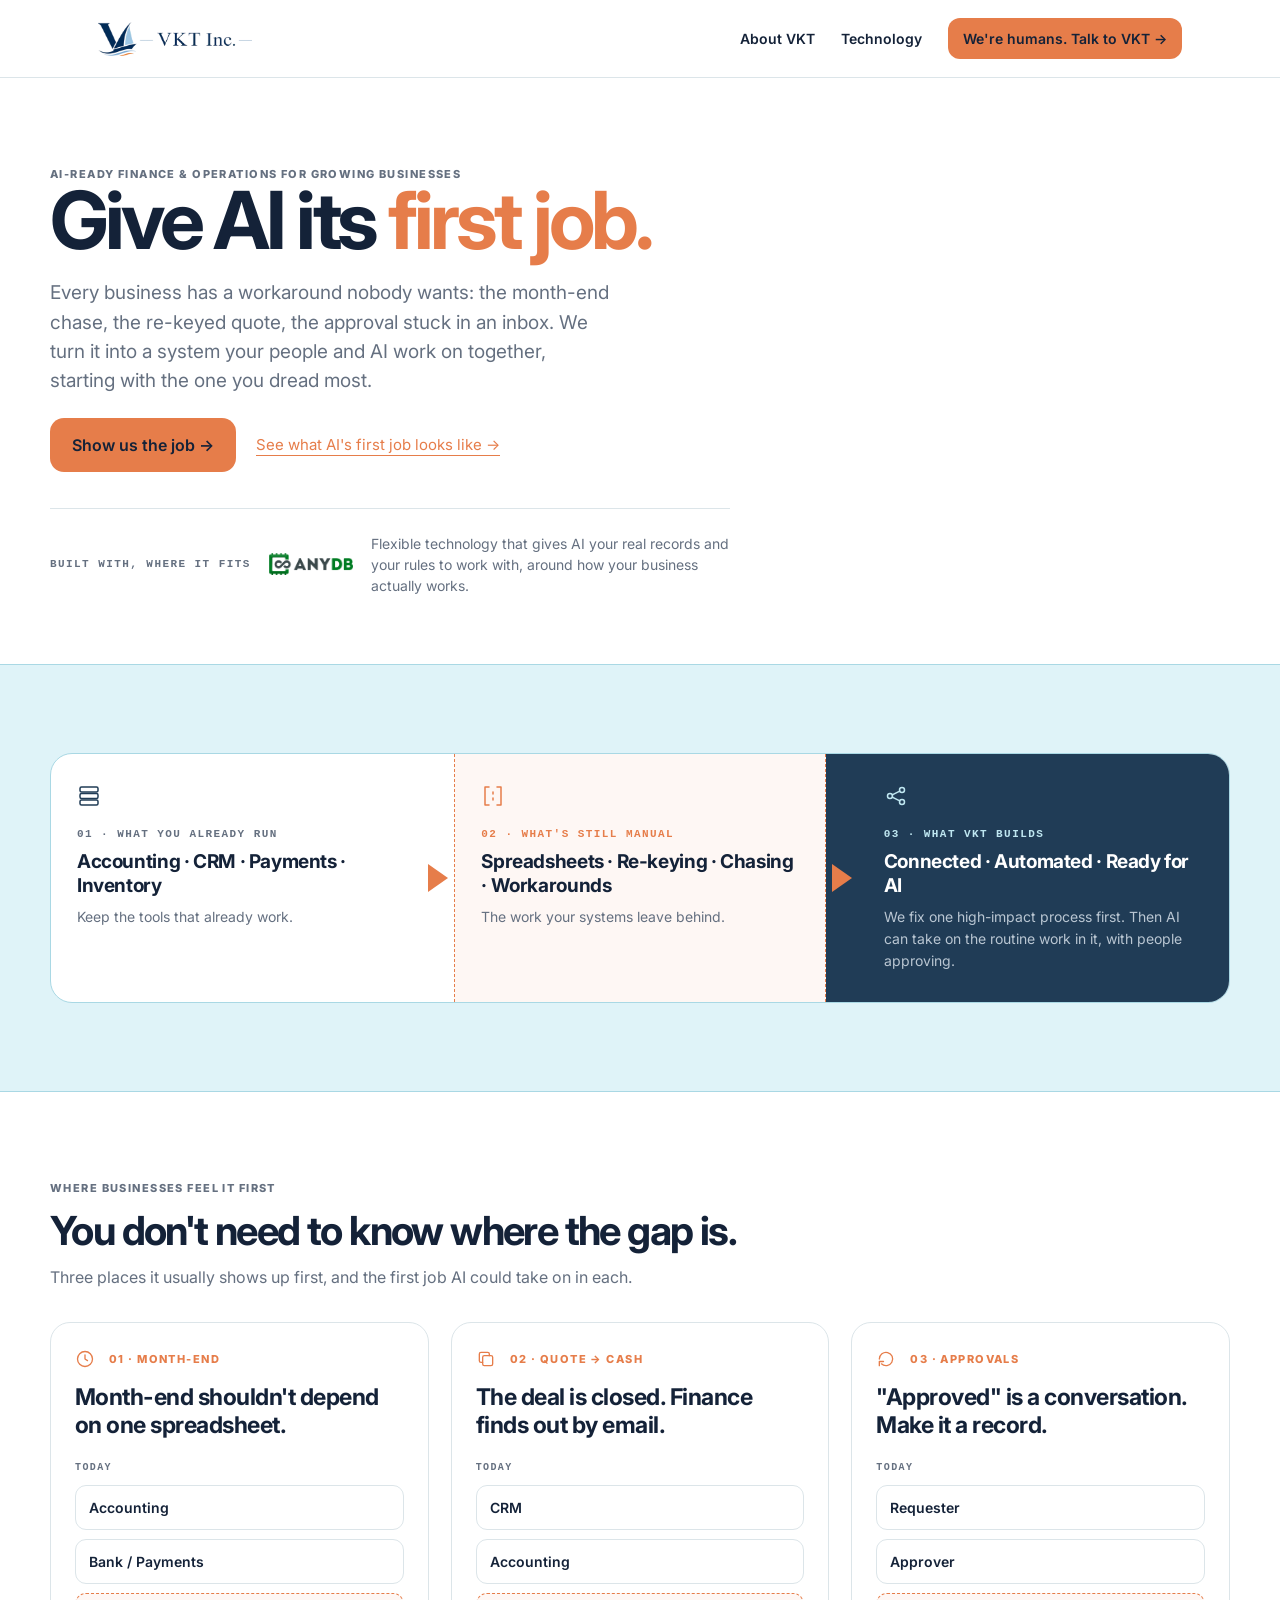
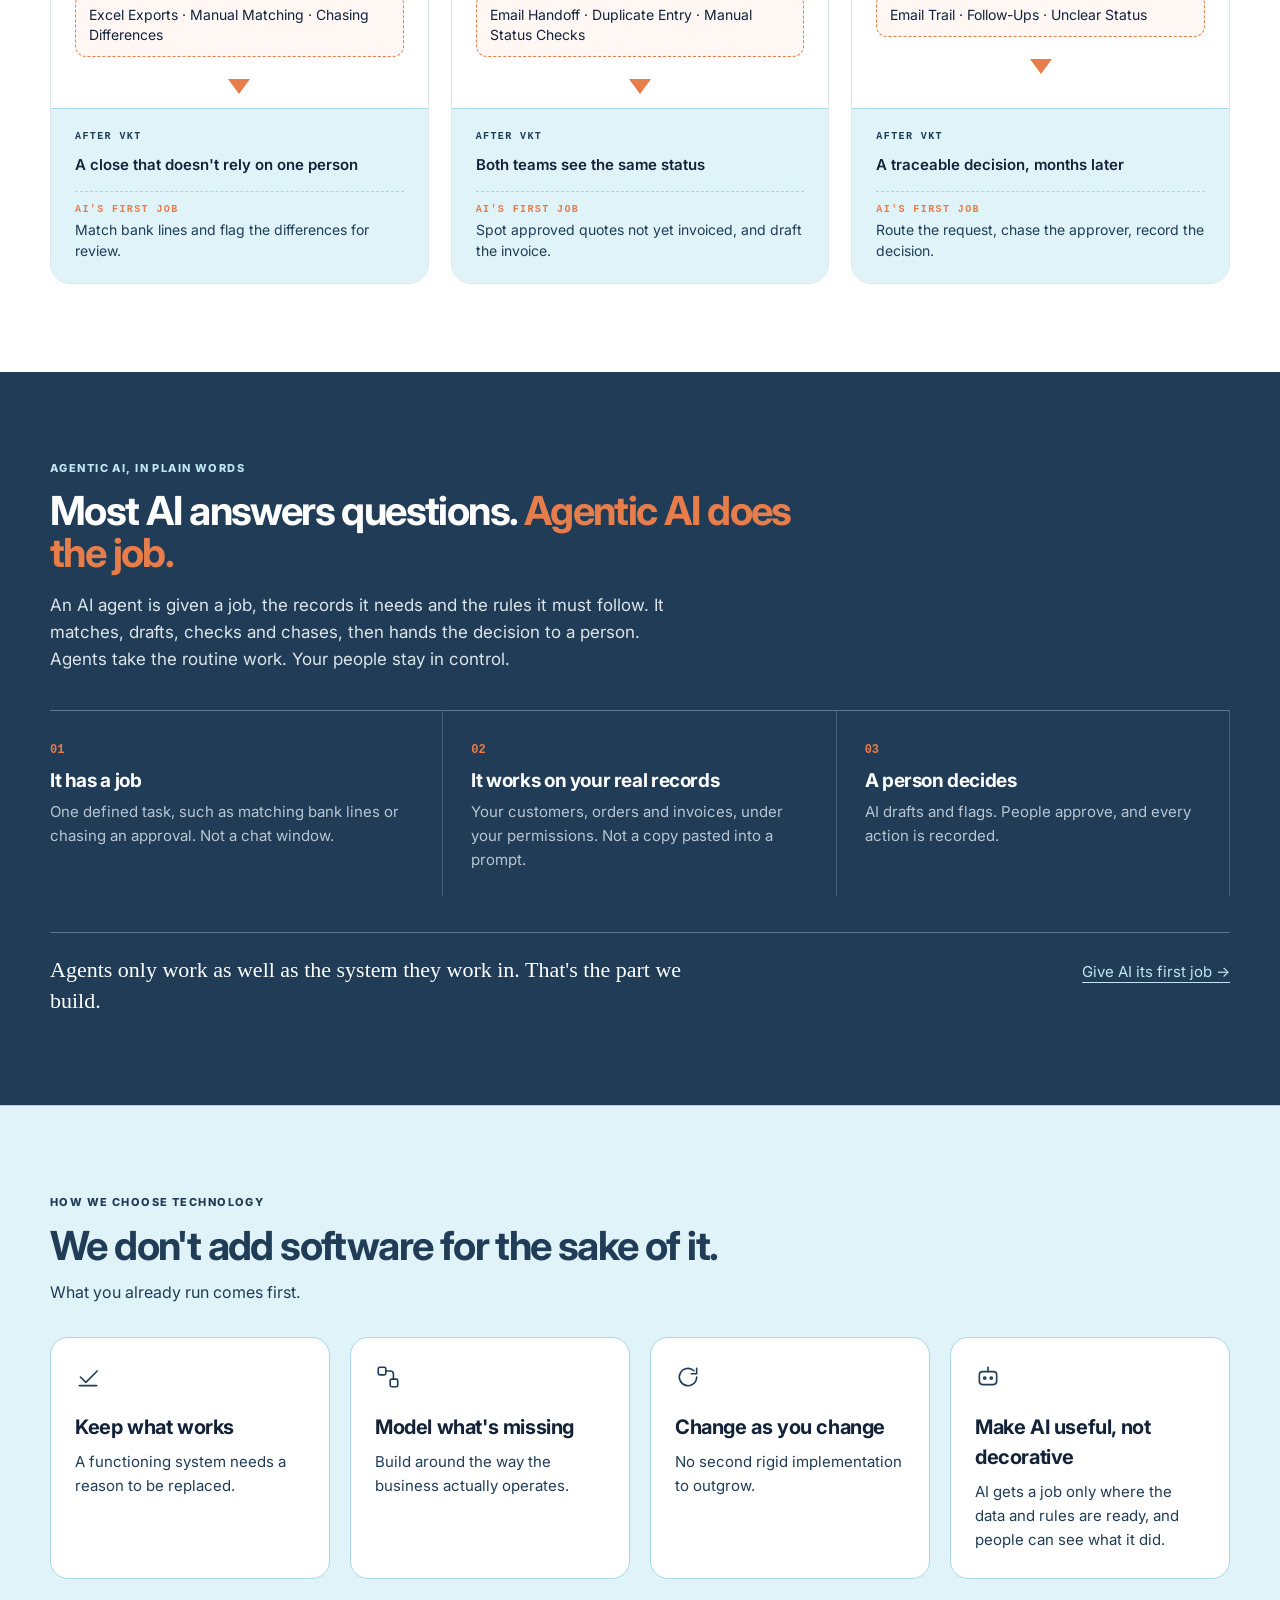
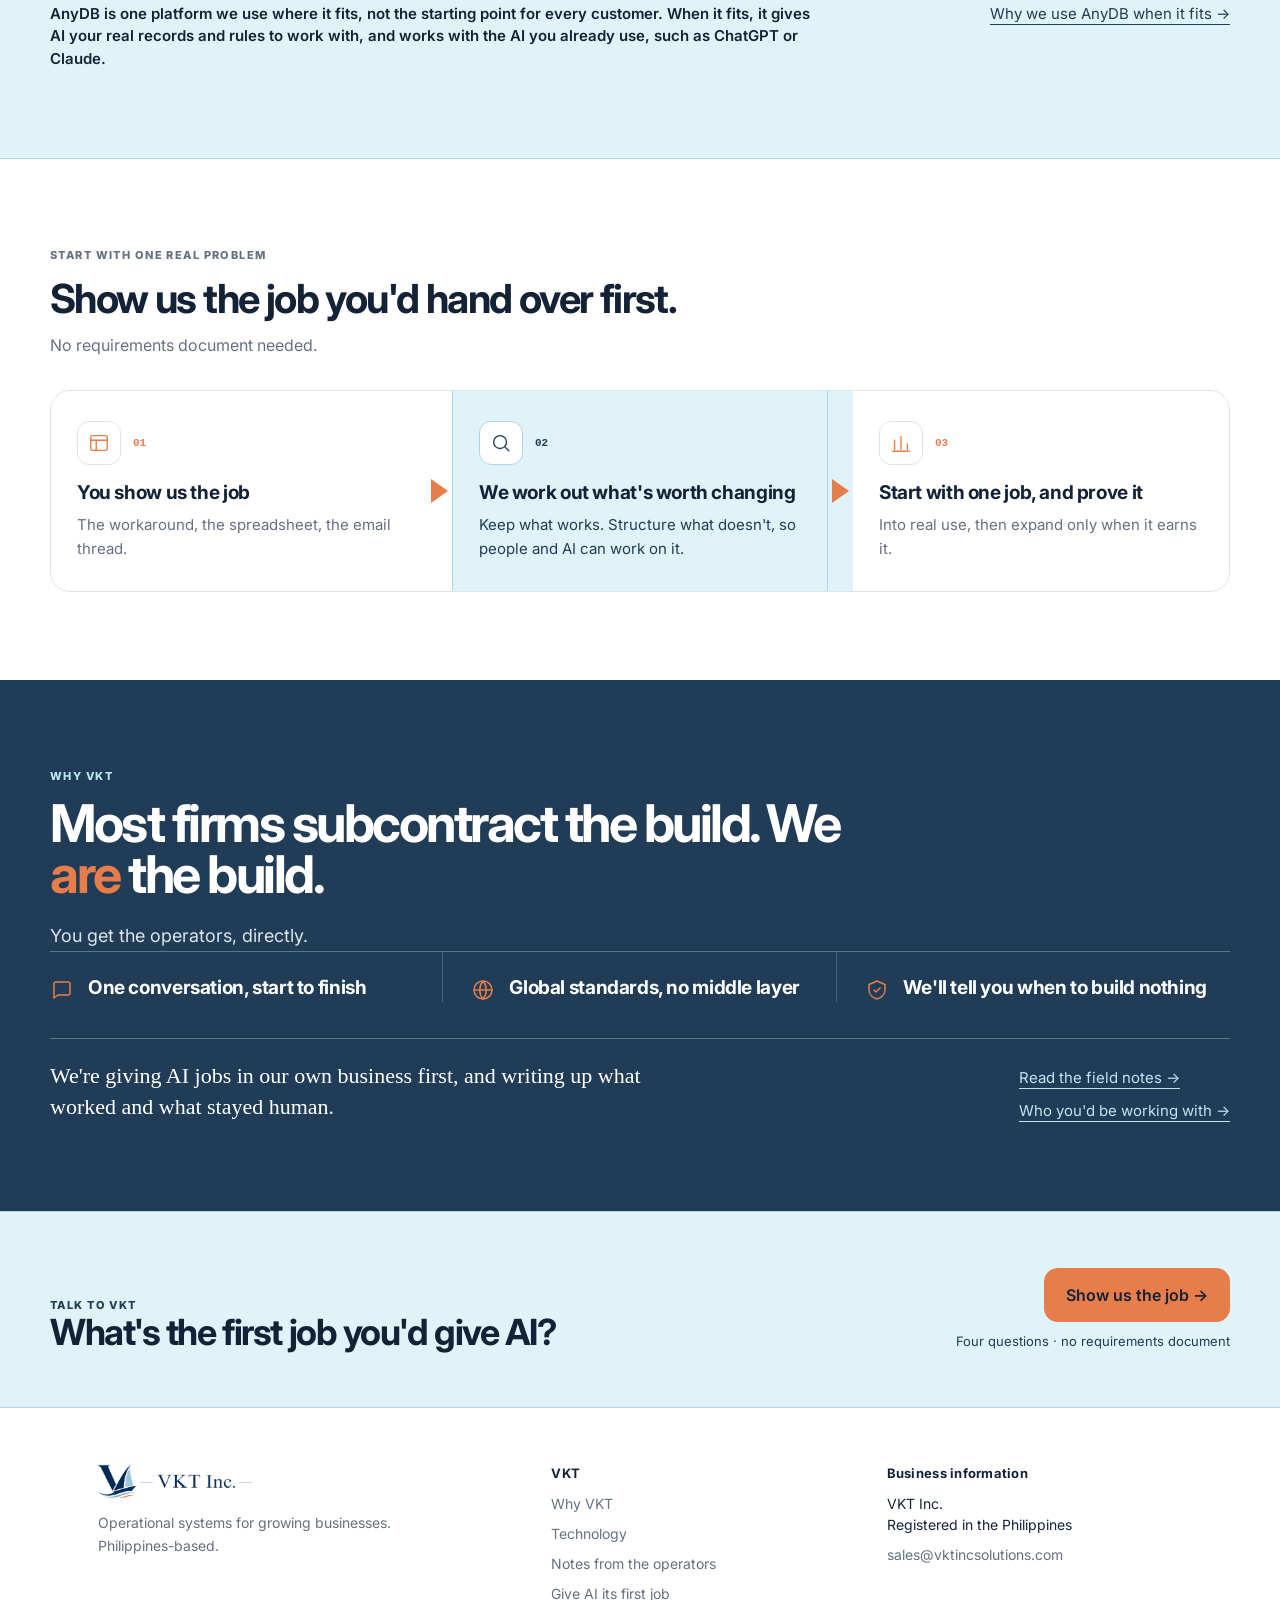
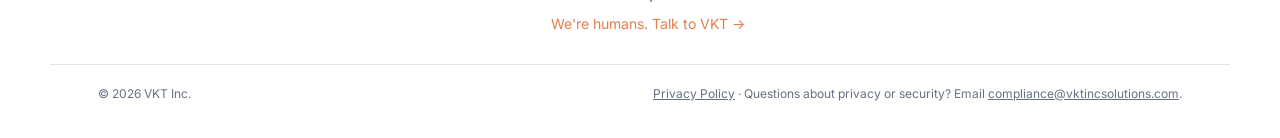
<file: index.html>
<!DOCTYPE html>
<html lang="en">
<head>
<meta charset="utf-8">
<meta name="viewport" content="width=device-width, initial-scale=1">
<title>VKT Inc. — Give AI its first job in your operations</title>
<meta name="description" content="VKT turns manual finance and operations work into systems people and AI work on together. Start with one process. Philippines-based operators.">
<link rel="icon" type="image/png" href="assets/vkt-mark.png">
<link rel="preconnect" href="https://fonts.googleapis.com">
<link rel="stylesheet" href="https://fonts.googleapis.com/css2?family=Inter:wght@400;500;600;700;800&display=swap">
<link rel="stylesheet" href="css/style.css">
</head>
<body class="home-page">

<header class="site-nav">
  <div class="container">
    <a href="index.html" aria-label="VKT Inc. home"><img src="assets/vkt-logo-nav.png" alt="VKT Inc." class="nav-logo"></a>
    <nav class="nav-links">
      <a href="about.html">About VKT</a>
      <a href="anydb.html">Technology</a>
      <a href="talk-to-us.html" class="nav-cta">We're humans. Talk to VKT →</a>
    </nav>
    <button class="nav-toggle" aria-label="Menu" aria-expanded="false"><i></i><i></i></button>
  </div>
</header>

<section class="hero-light" id="what-we-do">
  <div class="container">
    <div class="eyebrow">AI-ready finance &amp; operations for growing businesses</div>
    <h1 class="fh-home2">Give AI its <span>first job.</span></h1>
    <p>Every business has a workaround nobody wants: the month-end chase, the re-keyed quote, the approval stuck in an inbox. We turn it into a system your people and AI work on together, starting with the one you dread most.</p>
    <div class="hero-ctas">
      <a href="talk-to-us.html" class="btn">Show us the job →</a>
      <a href="first-job.html" class="link-cta">See what AI's first job looks like →</a>
    </div>
    <div class="hero-powered-by">
      <span class="kicker">BUILT WITH, WHERE IT FITS</span>
      <img src="assets/anydb-logo-white.png" alt="AnyDB" class="hero-powered-by-logo">
      <p>Flexible technology that gives AI your real records and your rules to work with, around how your business actually works.</p>
    </div>
  </div>
</section>

<div class="gap-cards-wrap">
  <div class="container">
    <div class="gap-cards">
      <div class="gap-cell">
        <svg width="24" height="24" viewBox="0 0 24 24" fill="none" stroke="#203C56" stroke-width="1.5" stroke-linecap="round" stroke-linejoin="round"><rect x="3" y="3" width="18" height="5" rx="1.5"></rect><rect x="3" y="9.5" width="18" height="5" rx="1.5"></rect><rect x="3" y="16" width="18" height="5" rx="1.5"></rect></svg>
        <div class="kicker" style="margin-top:14px">01 · WHAT YOU ALREADY RUN</div>
        <strong>Accounting · CRM · Payments · Inventory</strong>
        <p>Keep the tools that already work.</p>
      </div>
      <div class="gap-arrow-cell"><span></span></div>
      <div class="gap-cell the-gap">
        <svg width="24" height="24" viewBox="0 0 24 24" fill="none" stroke="#E67D4A" stroke-width="1.5" stroke-linecap="round" stroke-linejoin="round"><path d="M8 3H4v18h4"></path><path d="M16 3h4v18h-4"></path><path d="M12 8v2"></path><path d="M12 14v2"></path></svg>
        <div class="kicker" style="margin-top:14px;color:var(--orange)">02 · WHAT'S STILL MANUAL</div>
        <strong>Spreadsheets · Re-keying · Chasing · Workarounds</strong>
        <p>The work your systems leave behind.</p>
      </div>
      <div class="gap-arrow-cell vkt-side"><span></span></div>
      <div class="gap-cell vkt">
        <svg width="24" height="24" viewBox="0 0 24 24" fill="none" stroke="#BFE7F1" stroke-width="1.5" stroke-linecap="round" stroke-linejoin="round"><circle cx="6" cy="12" r="2.5"></circle><circle cx="18" cy="6" r="2.5"></circle><circle cx="18" cy="18" r="2.5"></circle><path d="M8.2 10.9 15.8 7.1"></path><path d="M8.2 13.1l7.6 3.8"></path></svg>
        <div class="kicker" style="margin-top:14px;color:var(--ice-text)">03 · WHAT VKT BUILDS</div>
        <strong>Connected · Automated · Ready for AI</strong>
        <p>We fix one high-impact process first. Then AI can take on the routine work in it, with people approving.</p>
      </div>
    </div>
  </div>
</div>

<section class="section-white" id="finance">
  <div class="container">
    <div class="section-header stack">
      <div class="eyebrow">Where businesses feel it first</div>
      <h2 class="fh2" style="margin-top:14px;max-width:720px">You don't need to know where the gap is.</h2>
      <p>Three places it usually shows up first, and the first job AI could take on in each.</p>
    </div>

    <div class="scenario-grid-v2">
      <div class="scenario-card">
        <div class="top">
          <div class="eyebrow with-icon"><svg width="20" height="20" viewBox="0 0 24 24" fill="none" stroke="#E67D4A" stroke-width="1.6" stroke-linecap="round" stroke-linejoin="round"><circle cx="12" cy="12" r="9"></circle><path d="M12 7v5l3 2"></path></svg><span style="color:var(--orange)">01 · MONTH-END</span></div>
          <h3>Month-end shouldn't depend on one spreadsheet.</h3>
        </div>
        <div class="today">
          <div class="today-label">TODAY</div>
          <div class="today-rows">
            <span>Accounting</span>
            <span>Bank / Payments</span>
            <span class="problem">Excel Exports · Manual Matching · Chasing Differences</span>
          </div>
        </div>
        <div class="down-arrow"><span></span></div>
        <div class="after"><div class="after-label">AFTER VKT</div><p>A close that doesn't rely on one person</p><div class="ai-job"><span>AI'S FIRST JOB</span>Match bank lines and flag the differences for review.</div></div>
      </div>

      <div class="scenario-card">
        <div class="top">
          <div class="eyebrow with-icon"><svg width="20" height="20" viewBox="0 0 24 24" fill="none" stroke="#E67D4A" stroke-width="1.6" stroke-linecap="round" stroke-linejoin="round"><rect x="8" y="8" width="12" height="12" rx="2"></rect><path d="M16 8V6a2 2 0 0 0-2-2H6a2 2 0 0 0-2 2v8a2 2 0 0 0 2 2h2"></path></svg><span style="color:var(--orange)">02 · QUOTE → CASH</span></div>
          <h3>The deal is closed. Finance finds out by email.</h3>
        </div>
        <div class="today">
          <div class="today-label">TODAY</div>
          <div class="today-rows">
            <span>CRM</span>
            <span>Accounting</span>
            <span class="problem">Email Handoff · Duplicate Entry · Manual Status Checks</span>
          </div>
        </div>
        <div class="down-arrow"><span></span></div>
        <div class="after"><div class="after-label">AFTER VKT</div><p>Both teams see the same status</p><div class="ai-job"><span>AI'S FIRST JOB</span>Spot approved quotes not yet invoiced, and draft the invoice.</div></div>
      </div>

      <div class="scenario-card">
        <div class="top">
          <div class="eyebrow with-icon"><svg width="20" height="20" viewBox="0 0 24 24" fill="none" stroke="#E67D4A" stroke-width="1.6" stroke-linecap="round" stroke-linejoin="round"><path d="M4 12a8 8 0 1 1 2.5 5.8"></path><path d="M4 20v-5h5"></path></svg><span style="color:var(--orange)">03 · APPROVALS</span></div>
          <h3>"Approved" is a conversation. Make it a record.</h3>
        </div>
        <div class="today">
          <div class="today-label">TODAY</div>
          <div class="today-rows">
            <span>Requester</span>
            <span>Approver</span>
            <span class="problem">Email Trail · Follow-Ups · Unclear Status</span>
          </div>
        </div>
        <div class="down-arrow"><span></span></div>
        <div class="after"><div class="after-label">AFTER VKT</div><p>A traceable decision, months later</p><div class="ai-job"><span>AI'S FIRST JOB</span>Route the request, chase the approver, record the decision.</div></div>
      </div>
    </div>

    <div class="carousel" data-carousel="scenarios">
      <div class="carousel-item scenario-card" style="flex-basis:296px">
        <div class="top">
          <div class="eyebrow with-icon"><svg width="18" height="18" viewBox="0 0 24 24" fill="none" stroke="#E67D4A" stroke-width="1.6" stroke-linecap="round" stroke-linejoin="round"><circle cx="12" cy="12" r="9"></circle><path d="M12 7v5l3 2"></path></svg><span style="color:var(--orange)">01 · MONTH-END</span></div>
          <h3>Month-end shouldn't depend on one spreadsheet.</h3>
        </div>
        <div class="today">
          <div class="today-label">TODAY</div>
          <div class="today-rows">
            <span>Accounting</span>
            <span class="problem">Exports · Manual Matching · Chasing</span>
          </div>
        </div>
        <div class="down-arrow"><span></span></div>
        <div class="after"><div class="after-label">AFTER VKT</div><p>A close that doesn't rely on one person</p><div class="ai-job"><span>AI'S FIRST JOB</span>Match bank lines and flag the differences for review.</div></div>
      </div>
      <div class="carousel-item scenario-card" style="flex-basis:296px">
        <div class="top">
          <div class="eyebrow with-icon"><svg width="18" height="18" viewBox="0 0 24 24" fill="none" stroke="#E67D4A" stroke-width="1.6" stroke-linecap="round" stroke-linejoin="round"><rect x="8" y="8" width="12" height="12" rx="2"></rect><path d="M16 8V6a2 2 0 0 0-2-2H6a2 2 0 0 0-2 2v8a2 2 0 0 0 2 2h2"></path></svg><span style="color:var(--orange)">02 · QUOTE → CASH</span></div>
          <h3>The deal is closed. Finance finds out by email.</h3>
        </div>
        <div class="today">
          <div class="today-label">TODAY</div>
          <div class="today-rows">
            <span>CRM</span>
            <span class="problem">Email Handoff · Duplicate Entry</span>
          </div>
        </div>
        <div class="down-arrow"><span></span></div>
        <div class="after"><div class="after-label">AFTER VKT</div><p>Both teams see the same status</p><div class="ai-job"><span>AI'S FIRST JOB</span>Spot approved quotes not yet invoiced, and draft the invoice.</div></div>
      </div>
      <div class="carousel-item scenario-card" style="flex-basis:296px">
        <div class="top">
          <div class="eyebrow with-icon"><svg width="18" height="18" viewBox="0 0 24 24" fill="none" stroke="#E67D4A" stroke-width="1.6" stroke-linecap="round" stroke-linejoin="round"><path d="M4 12a8 8 0 1 1 2.5 5.8"></path><path d="M4 20v-5h5"></path></svg><span style="color:var(--orange)">03 · APPROVALS</span></div>
          <h3>"Approved" is a conversation. Make it a record.</h3>
        </div>
        <div class="today">
          <div class="today-label">TODAY</div>
          <div class="today-rows">
            <span>Requester</span>
            <span class="problem">Email Trail · Unclear Status</span>
          </div>
        </div>
        <div class="down-arrow"><span></span></div>
        <div class="after"><div class="after-label">AFTER VKT</div><p>A traceable decision, months later</p><div class="ai-job"><span>AI'S FIRST JOB</span>Route the request, chase the approver, record the decision.</div></div>
      </div>
    </div>
    <div class="carousel-dots" data-carousel-dots="scenarios">
      <span class="active" data-dot></span><span data-dot></span><span data-dot></span>
      <span class="swipe-hint">Swipe for the other two →</span>
    </div>
  </div>
</section>

<section class="section-navy agentic" id="agentic-ai">
  <div class="container">
    <div class="eyebrow on-navy">Agentic AI, in plain words</div>
    <h2 class="fh2" style="margin-top:14px;max-width:760px;color:#fff">Most AI answers questions. <span>Agentic AI does the job.</span></h2>
    <p class="agentic-lede">An AI agent is given a job, the records it needs and the rules it must follow. It matches, drafts, checks and chases, then hands the decision to a person. Agents take the routine work. Your people stay in control.</p>

    <div class="rule-cols on-navy agentic-cols">
      <div class="rule-col on-navy"><span>01</span><strong>It has a job</strong><p>One defined task, such as matching bank lines or chasing an approval. Not a chat window.</p></div>
      <div class="rule-col on-navy mid"><span>02</span><strong>It works on your real records</strong><p>Your customers, orders and invoices, under your permissions. Not a copy pasted into a prompt.</p></div>
      <div class="rule-col on-navy mid"><span>03</span><strong>A person decides</strong><p>AI drafts and flags. People approve, and every action is recorded.</p></div>
    </div>

    <div class="why-vkt-quote">
      <p>Agents only work as well as the system they work in. That's the part we build.</p>
      <a href="first-job.html" class="link-cta on-navy">Give AI its first job →</a>
    </div>
  </div>
</section>

<section class="section-ice">
  <div class="container">
    <div class="section-header stack">
      <div class="eyebrow on-ice">How we choose technology</div>
      <h2 class="fh2" style="margin-top:14px;max-width:720px;color:var(--navy-deep)">We don't add software for the sake of it.</h2>
      <p style="color:var(--navy-deep)">What you already run comes first.</p>
    </div>

    <div class="tech-cards-grid four">
      <div class="tech-card">
        <svg width="26" height="26" viewBox="0 0 24 24" fill="none" stroke="#203C56" stroke-width="1.5" stroke-linecap="round" stroke-linejoin="round"><path d="M20.5 6.5 10 17l-5-5"></path><path d="M4 20h16"></path></svg>
        <strong>Keep what works</strong>
        <p>A functioning system needs a reason to be replaced.</p>
      </div>
      <div class="tech-card">
        <svg width="26" height="26" viewBox="0 0 24 24" fill="none" stroke="#203C56" stroke-width="1.5" stroke-linecap="round" stroke-linejoin="round"><rect x="3" y="3" width="7" height="7" rx="1.5"></rect><rect x="14" y="14" width="7" height="7" rx="1.5"></rect><path d="M10 6.5h4a3 3 0 0 1 3 3V14"></path></svg>
        <strong>Model what's missing</strong>
        <p>Build around the way the business actually operates.</p>
      </div>
      <div class="tech-card">
        <svg width="26" height="26" viewBox="0 0 24 24" fill="none" stroke="#203C56" stroke-width="1.5" stroke-linecap="round" stroke-linejoin="round"><path d="M20 12a8 8 0 1 1-2.5-5.8"></path><path d="M20 4v5h-5"></path></svg>
        <strong>Change as you change</strong>
        <p>No second rigid implementation to outgrow.</p>
      </div>
      <div class="tech-card">
        <svg width="26" height="26" viewBox="0 0 24 24" fill="none" stroke="#203C56" stroke-width="1.5" stroke-linecap="round" stroke-linejoin="round"><rect x="4" y="7" width="16" height="12" rx="3"></rect><path d="M12 3v4"></path><circle cx="9" cy="13" r="1"></circle><circle cx="15" cy="13" r="1"></circle></svg>
        <strong>Make AI useful, not decorative</strong>
        <p>AI gets a job only where the data and rules are ready, and people can see what it did.</p>
      </div>
    </div>

    <div class="carousel" data-carousel="tech">
      <div class="carousel-item tech-card" style="flex-basis:240px">
        <svg width="26" height="26" viewBox="0 0 24 24" fill="none" stroke="#203C56" stroke-width="1.5" stroke-linecap="round" stroke-linejoin="round"><path d="M20.5 6.5 10 17l-5-5"></path><path d="M4 20h16"></path></svg>
        <strong>Keep what works</strong>
        <p>A functioning system needs a reason to be replaced.</p>
      </div>
      <div class="carousel-item tech-card" style="flex-basis:240px">
        <svg width="26" height="26" viewBox="0 0 24 24" fill="none" stroke="#203C56" stroke-width="1.5" stroke-linecap="round" stroke-linejoin="round"><rect x="3" y="3" width="7" height="7" rx="1.5"></rect><rect x="14" y="14" width="7" height="7" rx="1.5"></rect><path d="M10 6.5h4a3 3 0 0 1 3 3V14"></path></svg>
        <strong>Model what's missing</strong>
        <p>Build around the way the business actually operates.</p>
      </div>
      <div class="carousel-item tech-card" style="flex-basis:240px">
        <svg width="26" height="26" viewBox="0 0 24 24" fill="none" stroke="#203C56" stroke-width="1.5" stroke-linecap="round" stroke-linejoin="round"><path d="M20 12a8 8 0 1 1-2.5-5.8"></path><path d="M20 4v5h-5"></path></svg>
        <strong>Change as you change</strong>
        <p>No second rigid implementation to outgrow.</p>
      </div>
      <div class="carousel-item tech-card" style="flex-basis:240px">
        <svg width="26" height="26" viewBox="0 0 24 24" fill="none" stroke="#203C56" stroke-width="1.5" stroke-linecap="round" stroke-linejoin="round"><rect x="4" y="7" width="16" height="12" rx="3"></rect><path d="M12 3v4"></path><circle cx="9" cy="13" r="1"></circle><circle cx="15" cy="13" r="1"></circle></svg>
        <strong>Make AI useful, not decorative</strong>
        <p>AI gets a job only where the data and rules are ready, and people can see what it did.</p>
      </div>
    </div>
    <div class="carousel-dots" data-carousel-dots="tech">
      <span class="active" data-dot></span><span data-dot></span><span data-dot></span><span data-dot></span>
      <span class="swipe-hint">Swipe →</span>
    </div>

    <div style="display:flex;gap:24px;align-items:baseline;justify-content:space-between;flex-wrap:wrap;margin-top:24px">
      <p style="margin:0;font-size:15px;font-weight:600;color:var(--navy);max-width:760px">AnyDB is one platform we use where it fits, not the starting point for every customer. When it fits, it gives AI your real records and rules to work with, and works with the AI you already use, such as ChatGPT or Claude.</p>
      <a href="anydb.html" class="link-cta on-ice">Why we use AnyDB when it fits →</a>
    </div>
  </div>
</section>

<section class="section-white" id="how-we-work">
  <div class="container">
    <div class="section-header stack">
      <div class="eyebrow">Start with one real problem</div>
      <h2 class="fh2" style="margin-top:14px;max-width:720px">Show us the job you'd hand over first.</h2>
      <p>No requirements document needed.</p>
    </div>

    <div class="step-badges">
      <div class="step-cell">
        <div class="badge-row"><span class="badge"><svg width="22" height="22" viewBox="0 0 24 24" fill="none" stroke="#E67D4A" stroke-width="1.5" stroke-linecap="round" stroke-linejoin="round"><rect x="3" y="4" width="18" height="16" rx="2"></rect><path d="M3 9h18"></path><path d="M9 9v11"></path></svg></span><span class="idx">01</span></div>
        <strong>You show us the job</strong>
        <p>The workaround, the spreadsheet, the email thread.</p>
      </div>
      <div class="step-arrow"><span></span></div>
      <div class="step-cell ice">
        <div class="badge-row"><span class="badge"><svg width="22" height="22" viewBox="0 0 24 24" fill="none" stroke="#203C56" stroke-width="1.5" stroke-linecap="round" stroke-linejoin="round"><circle cx="11" cy="11" r="7"></circle><path d="m16.5 16.5 4 4"></path></svg></span><span class="idx">02</span></div>
        <strong>We work out what's worth changing</strong>
        <p>Keep what works. Structure what doesn't, so people and AI can work on it.</p>
      </div>
      <div class="step-arrow ice"><span></span></div>
      <div class="step-cell">
        <div class="badge-row"><span class="badge"><svg width="22" height="22" viewBox="0 0 24 24" fill="none" stroke="#E67D4A" stroke-width="1.5" stroke-linecap="round" stroke-linejoin="round"><path d="M5 19V9"></path><path d="M12 19V5"></path><path d="M19 19v-6"></path><path d="M3 21h18"></path></svg></span><span class="idx">03</span></div>
        <strong>Start with one job, and prove it</strong>
        <p>Into real use, then expand only when it earns it.</p>
      </div>
    </div>

    <div class="step-list-card">
      <div>
        <span class="badge"><svg width="20" height="20" viewBox="0 0 24 24" fill="none" stroke="#E67D4A" stroke-width="1.5" stroke-linecap="round" stroke-linejoin="round"><rect x="3" y="4" width="18" height="16" rx="2"></rect><path d="M3 9h18"></path><path d="M9 9v11"></path></svg></span>
        <div><strong>You show us the job</strong><p>The workaround, the spreadsheet, the email thread.</p></div>
      </div>
      <div class="ice">
        <span class="badge"><svg width="20" height="20" viewBox="0 0 24 24" fill="none" stroke="#203C56" stroke-width="1.5" stroke-linecap="round" stroke-linejoin="round"><circle cx="11" cy="11" r="7"></circle><path d="m16.5 16.5 4 4"></path></svg></span>
        <div><strong>We work out what's worth changing</strong><p>Keep what works. Structure what doesn't, so people and AI can work on it.</p></div>
      </div>
      <div>
        <span class="badge"><svg width="20" height="20" viewBox="0 0 24 24" fill="none" stroke="#E67D4A" stroke-width="1.5" stroke-linecap="round" stroke-linejoin="round"><path d="M5 19V9"></path><path d="M12 19V5"></path><path d="M19 19v-6"></path><path d="M3 21h18"></path></svg></span>
        <div><strong>Start with one job, and prove it</strong><p>Into real use, then expand only when it earns it.</p></div>
      </div>
    </div>
  </div>
</section>

<section class="section-navy why-vkt">
  <div class="container">
    <div class="eyebrow on-navy">Why VKT</div>
    <h2 class="fh-why2" style="margin-top:14px;max-width:820px;color:#fff">Most firms subcontract the build. We <span>are</span> the build.</h2>
    <p>You get the operators, directly.</p>

    <div class="why-vkt-v2-points">
      <div><svg width="24" height="24" viewBox="0 0 24 24" fill="none" stroke="#E67D4A" stroke-width="1.5" stroke-linecap="round" stroke-linejoin="round" style="margin-top:2px"><path d="M20 15a2 2 0 0 1-2 2H8l-4 3V6a2 2 0 0 1 2-2h12a2 2 0 0 1 2 2z"></path></svg><strong>One conversation, start to finish</strong></div>
      <div><svg width="24" height="24" viewBox="0 0 24 24" fill="none" stroke="#E67D4A" stroke-width="1.5" stroke-linecap="round" stroke-linejoin="round" style="margin-top:2px"><circle cx="12" cy="12" r="9"></circle><path d="M3 12h18"></path><path d="M12 3a14 14 0 0 1 0 18a14 14 0 0 1 0-18"></path></svg><strong>Global standards, no middle layer</strong></div>
      <div><svg width="24" height="24" viewBox="0 0 24 24" fill="none" stroke="#E67D4A" stroke-width="1.5" stroke-linecap="round" stroke-linejoin="round" style="margin-top:2px"><path d="M12 3 4 6.5v5c0 4.6 3.2 8.4 8 9.5 4.8-1.1 8-4.9 8-9.5v-5z"></path><path d="m9 12 2 2 4-4"></path></svg><strong>We'll tell you when to build nothing</strong></div>
    </div>

    <div class="why-vkt-quote" style="border-top:1px solid var(--line-on-navy)">
      <p>We're giving AI jobs in our own business first, and writing up what worked and what stayed human.</p>
      <div style="display:flex;flex-direction:column;gap:10px">
        <a href="field-notes.html" class="link-cta on-navy">Read the field notes →</a>
        <a href="about.html" class="link-cta on-navy">Who you'd be working with →</a>
      </div>
    </div>
  </div>
</section>

<div class="cta-band-outer"><div class="cta-band">
  <div>
    <div class="eyebrow on-ice">Talk to VKT</div>
    <h2 class="fh2-md" style="color:var(--navy);max-width:600px">What's the first job you'd give AI?</h2>
  </div>
  <div class="cta-band-actions">
    <a href="talk-to-us.html" class="btn">Show us the job →</a>
    <span>Four questions · no requirements document</span>
  </div>
</div></div>

<footer class="site-footer">
  <div class="footer-links">
    <div class="footer-brand">
      <img src="assets/vkt-logo-nav.png" alt="VKT Inc." style="height:34px;width:auto;flex:none;align-self:flex-start">
      <p>Operational systems for growing businesses.<br>Philippines-based.</p>
    </div>
    <div class="footer-col">
      <strong>VKT</strong>
      <a href="about.html">Why VKT</a>
      <a href="anydb.html">Technology</a>
      <a href="field-notes.html">Notes from the operators</a>
      <a href="first-job.html">Give AI its first job</a>
      <a href="talk-to-us.html" class="cta">We're humans. Talk to VKT →</a>
    </div>
    <div class="footer-col">
      <strong>Business information</strong>
      <span>VKT Inc.<br>Registered in the Philippines</span>
      <a href="mailto:sales@vktincsolutions.com">sales@vktincsolutions.com</a>
    </div>
  </div>
  <div class="footer-bottom">
    <span>© 2026 VKT Inc.</span>
    <span><a href="privacy-policy.html">Privacy Policy</a> · Questions about privacy or security? Email <a href="mailto:compliance@vktincsolutions.com">compliance@vktincsolutions.com</a>.</span>
  </div>
</footer>

<script src="js/main.js"></script>
</body>
</html>
</file>
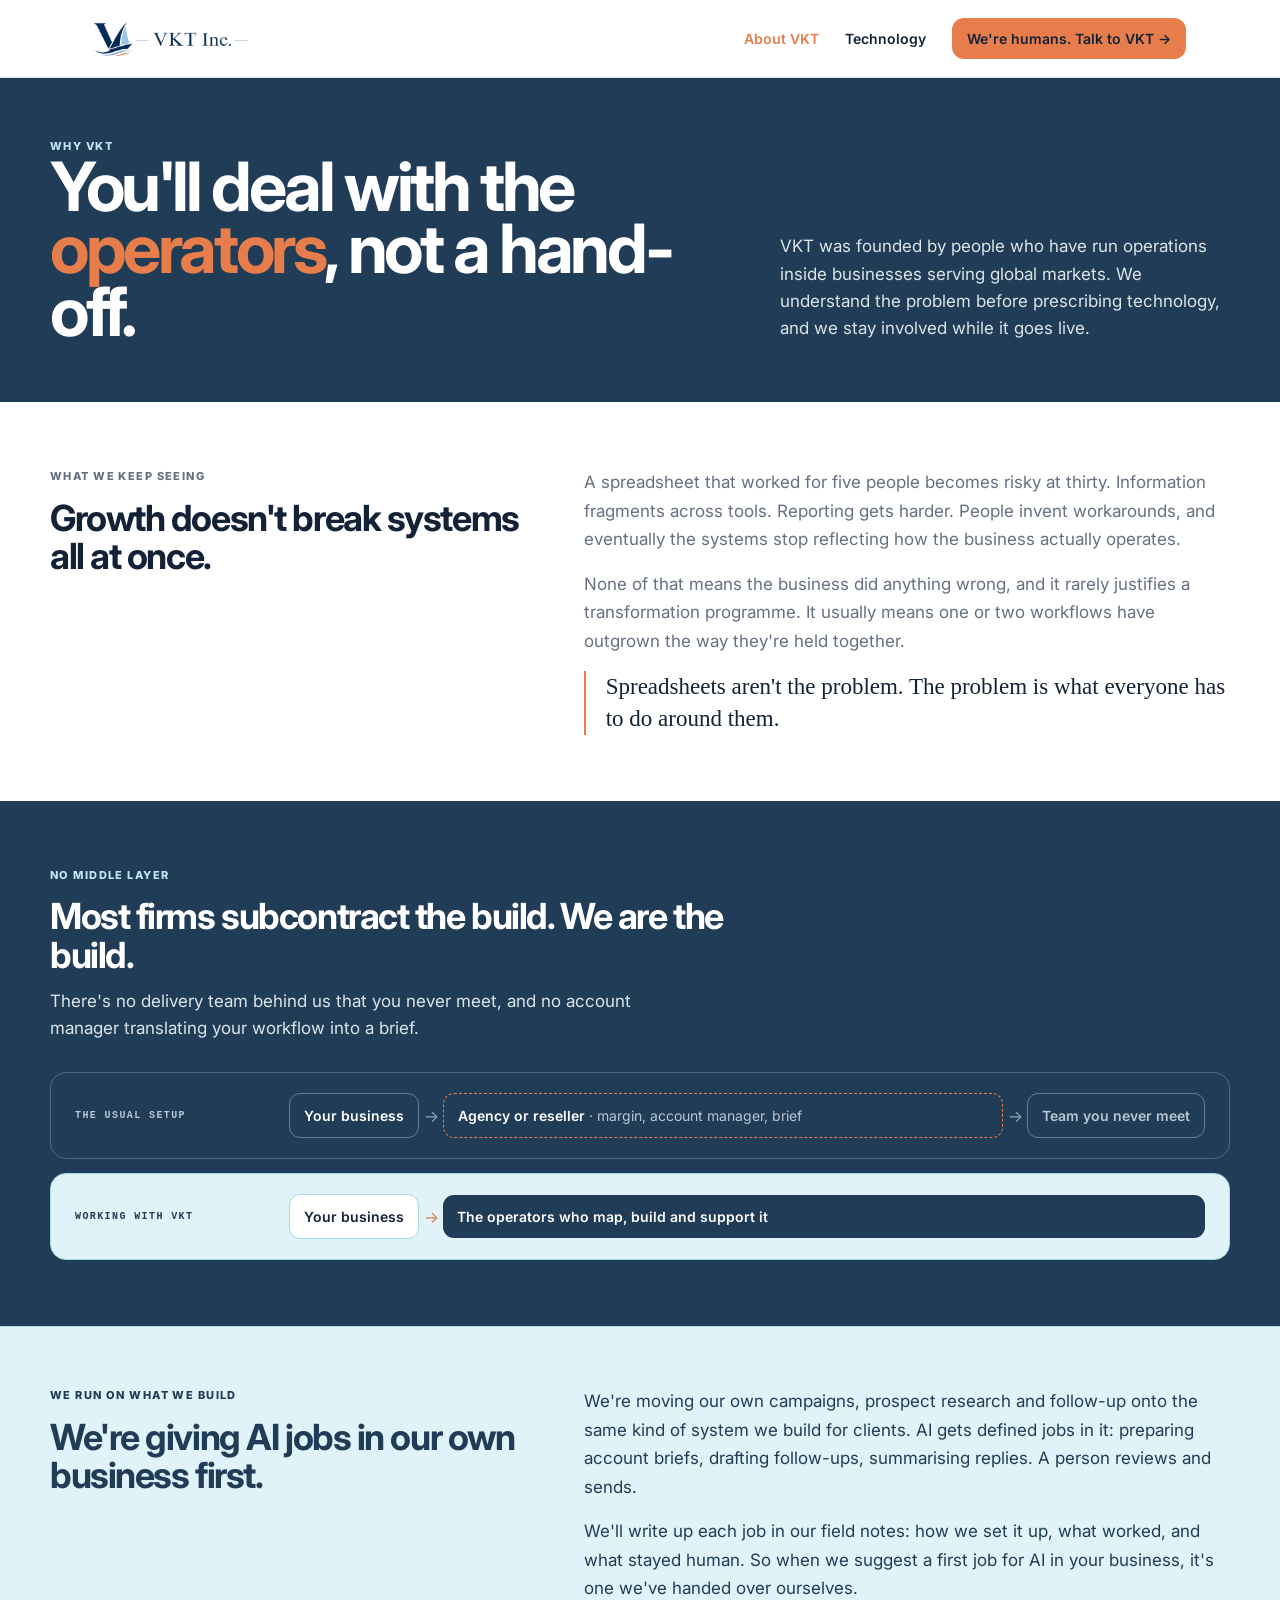
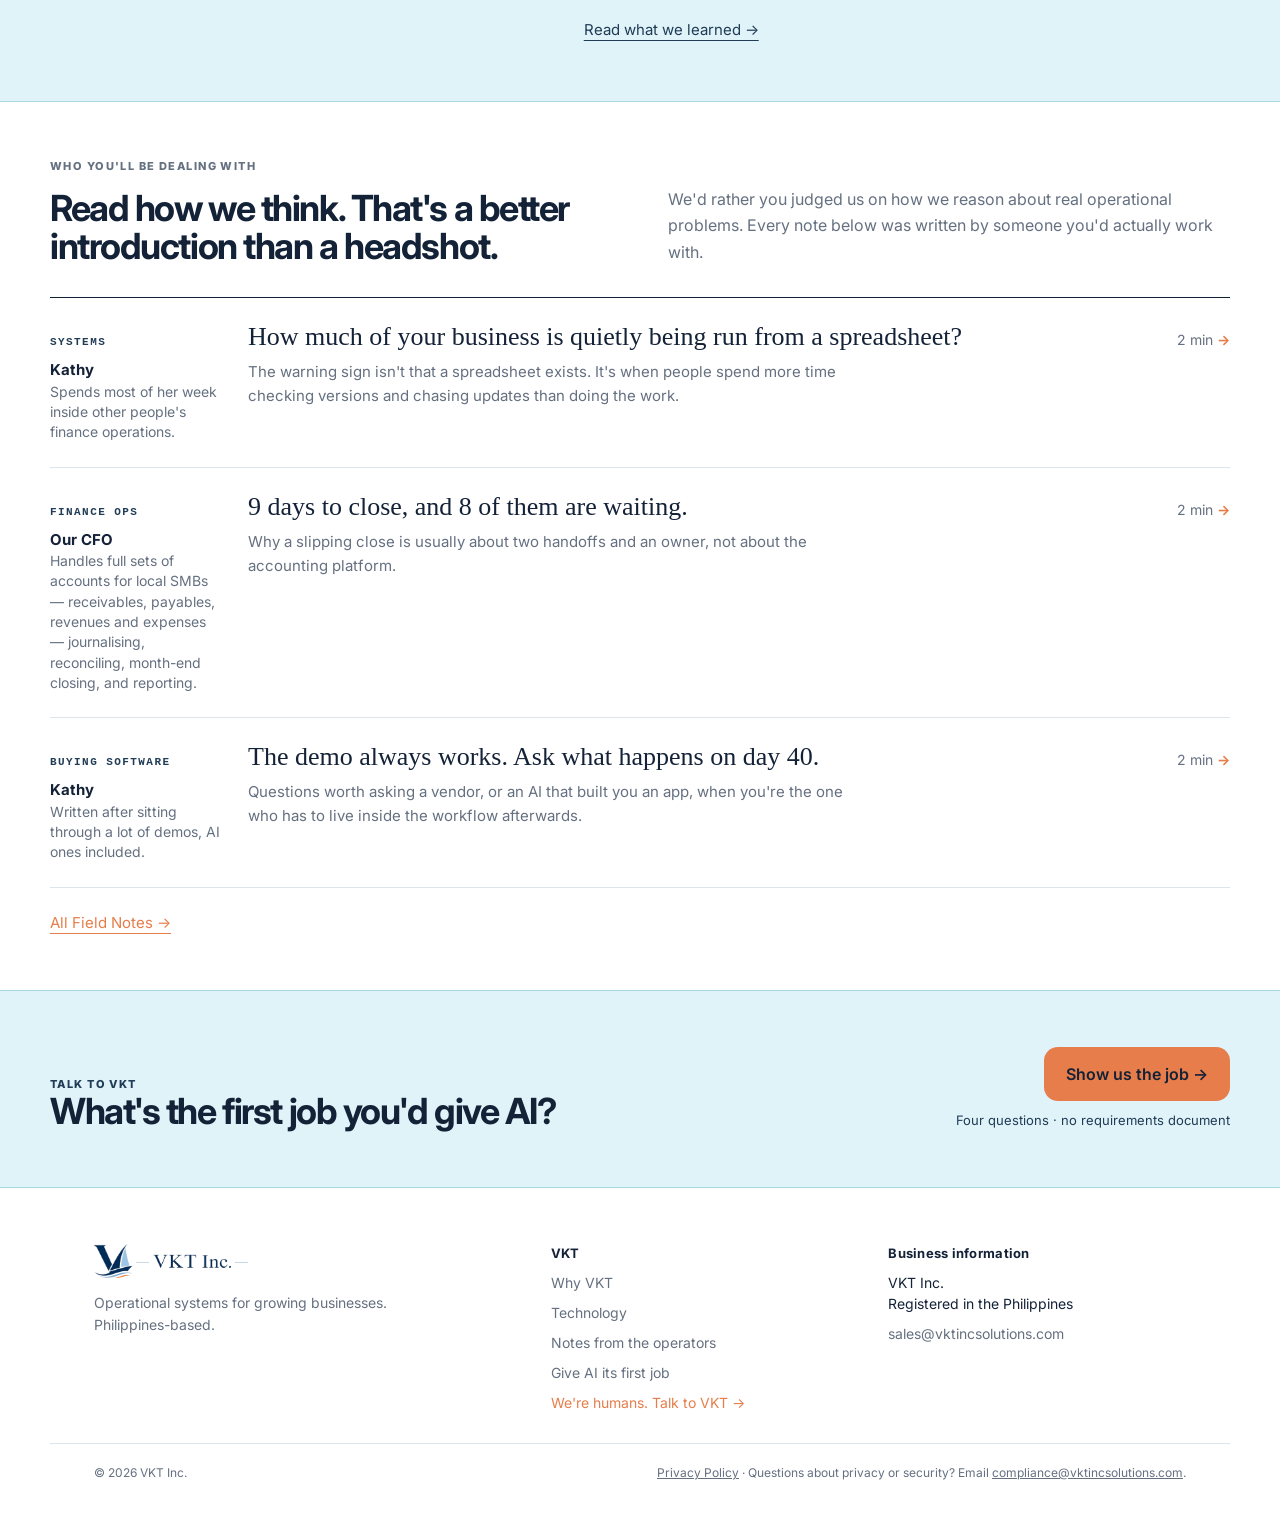
<file: about.html>
<!DOCTYPE html>
<html lang="en">
<head>
<meta charset="utf-8">
<meta name="viewport" content="width=device-width, initial-scale=1">
<title>Why VKT — You'll deal with the operators, not a hand-off</title>
<meta name="description" content="VKT was founded by people who have run operations inside businesses serving global markets. We understand the problem before prescribing technology.">
<link rel="icon" type="image/png" href="assets/vkt-mark.png">
<link rel="preconnect" href="https://fonts.googleapis.com">
<link rel="stylesheet" href="https://fonts.googleapis.com/css2?family=Inter:wght@400;500;600;700;800&display=swap">
<link rel="stylesheet" href="css/style.css">
</head>
<body>

<header class="site-nav">
  <div class="container">
    <a href="index.html" aria-label="VKT Inc. home"><img src="assets/vkt-logo-nav.png" alt="VKT Inc." class="nav-logo"></a>
    <nav class="nav-links">
      <a href="about.html" class="active">About VKT</a>
      <a href="anydb.html">Technology</a>
      <a href="talk-to-us.html" class="nav-cta">We're humans. Talk to VKT →</a>
    </nav>
    <button class="nav-toggle" aria-label="Menu" aria-expanded="false"><i></i><i></i></button>
  </div>
</header>

<section class="hero-simple">
  <div class="container">
    <div>
      <div class="eyebrow on-navy">Why VKT</div>
      <h1 class="fh-about">You'll deal with the <span>operators</span>, not a hand-off.</h1>
    </div>
    <p>VKT was founded by people who have run operations inside businesses serving global markets. We understand the problem before prescribing technology, and we stay involved while it goes live.</p>
  </div>
</section>

<section class="section-white">
  <div class="container split uneven-left">
    <div>
      <div class="eyebrow">What we keep seeing</div>
      <h2 class="fh2-md" style="margin-top:14px">Growth doesn't break systems all at once.</h2>
    </div>
    <div style="display:flex;flex-direction:column;gap:16px">
      <p style="font-size:17px;line-height:1.68;color:var(--muted)">A spreadsheet that worked for five people becomes risky at thirty. Information fragments across tools. Reporting gets harder. People invent workarounds, and eventually the systems stop reflecting how the business actually operates.</p>
      <p style="font-size:17px;line-height:1.68;color:var(--muted)">None of that means the business did anything wrong, and it rarely justifies a transformation programme. It usually means one or two workflows have outgrown the way they're held together.</p>
      <p class="serif" style="font-size:23px;line-height:1.38;padding-left:20px;border-left:2px solid var(--orange)">Spreadsheets aren't the problem. The problem is what everyone has to do around them.</p>
    </div>
  </div>
</section>

<section class="section-navy">
  <div class="container">
    <div style="margin-bottom:30px">
      <div class="eyebrow on-navy">No middle layer</div>
      <h2 class="fh2-md" style="margin-top:14px;max-width:720px;color:#fff">Most firms subcontract the build. We are the build.</h2>
      <p style="margin-top:14px;font-size:17px;line-height:1.6;color:var(--muted-on-navy);max-width:600px">There's no delivery team behind us that you never meet, and no account manager translating your workflow into a brief.</p>
    </div>
    <div style="display:flex;flex-direction:column;gap:14px">
      <div class="flow-panel usual">
        <span class="flow-label">THE USUAL SETUP</span>
        <div class="flow-row usual">
          <span class="flow-node outline">Your business</span>
          <span class="flow-arrow dim">→</span>
          <span class="flow-node dashed">Agency or reseller<span style="font-weight:400;color:var(--ice-text-dim)"> · margin, account manager, brief</span></span>
          <span class="flow-arrow dim">→</span>
          <span class="flow-node outline dim">Team you never meet</span>
        </div>
      </div>
      <div class="flow-panel vkt">
        <span class="flow-label">WORKING WITH VKT</span>
        <div class="flow-row vkt">
          <span class="flow-node white">Your business</span>
          <span class="flow-arrow orange">→</span>
          <span class="flow-node navy-fill">The operators who map, build and support it</span>
        </div>
      </div>
    </div>
  </div>
</section>

<section class="section-ice">
  <div class="container split uneven-left">
    <div>
      <div class="eyebrow on-ice">We run on what we build</div>
      <h2 class="fh2-md" style="margin-top:14px;color:var(--navy-deep)">We're giving AI jobs in our own business first.</h2>
    </div>
    <div style="display:flex;flex-direction:column;gap:16px">
      <p style="font-size:17px;line-height:1.68;color:var(--navy-deep)">We're moving our own campaigns, prospect research and follow-up onto the same kind of system we build for clients. AI gets defined jobs in it: preparing account briefs, drafting follow-ups, summarising replies. A person reviews and sends.</p>
      <p style="font-size:17px;line-height:1.68;color:var(--navy-deep)">We'll write up each job in our field notes: how we set it up, what worked, and what stayed human. So when we suggest a first job for AI in your business, it's one we've handed over ourselves.</p>
      <a href="field-notes.html" class="link-cta on-ice">Read what we learned →</a>
    </div>
  </div>
</section>

<section class="section-tight">
  <div class="container">
    <div class="section-header" style="margin-bottom:32px">
      <div>
        <div class="eyebrow">Who you'll be dealing with</div>
        <h2 class="fh2-md" style="margin-top:14px">Read how we think. That's a better introduction than a headshot.</h2>
      </div>
      <p>We'd rather you judged us on how we reason about real operational problems. Every note below was written by someone you'd actually work with.</p>
    </div>
    <div style="display:flex;flex-direction:column;border-top:1px solid var(--navy)">
      <a href="field-notes/spreadsheet-dependency.html" class="about-note-row">
        <div>
          <span class="kicker" style="color:var(--navy-deep)">SYSTEMS</span>
          <strong style="display:block;margin-top:8px;font-size:15px;color:var(--navy)">Kathy</strong>
          <span style="display:block;font-size:14px;color:var(--muted);line-height:1.45">Spends most of her week inside other people's finance operations.</span>
        </div>
        <div>
          <h3 class="serif" style="font-size:26px;line-height:1.15">How much of your business is quietly being run from a spreadsheet?</h3>
          <p style="margin-top:8px;font-size:15px;line-height:1.6;color:var(--muted);max-width:600px">The warning sign isn't that a spreadsheet exists. It's when people spend more time checking versions and chasing updates than doing the work.</p>
        </div>
        <span style="font-size:14px;color:var(--muted);text-align:right">2 min <b style="color:var(--orange)">→</b></span>
      </a>
      <a href="field-notes/month-end-close.html" class="about-note-row">
        <div>
          <span class="kicker" style="color:var(--navy-deep)">FINANCE OPS</span>
          <strong style="display:block;margin-top:8px;font-size:15px;color:var(--navy)">Our CFO</strong>
          <span style="display:block;font-size:14px;color:var(--muted);line-height:1.45">Handles full sets of accounts for local SMBs — receivables, payables, revenues and expenses — journalising, reconciling, month-end closing, and reporting.</span>
        </div>
        <div>
          <h3 class="serif" style="font-size:26px;line-height:1.15">9 days to close, and 8 of them are waiting.</h3>
          <p style="margin-top:8px;font-size:15px;line-height:1.6;color:var(--muted);max-width:600px">Why a slipping close is usually about two handoffs and an owner, not about the accounting platform.</p>
        </div>
        <span style="font-size:14px;color:var(--muted);text-align:right">2 min <b style="color:var(--orange)">→</b></span>
      </a>
      <a href="field-notes/demo-day-40.html" class="about-note-row">
        <div>
          <span class="kicker" style="color:var(--navy-deep)">BUYING SOFTWARE</span>
          <strong style="display:block;margin-top:8px;font-size:15px;color:var(--navy)">Kathy</strong>
          <span style="display:block;font-size:14px;color:var(--muted);line-height:1.45">Written after sitting through a lot of demos, AI ones included.</span>
        </div>
        <div>
          <h3 class="serif" style="font-size:26px;line-height:1.15">The demo always works. Ask what happens on day 40.</h3>
          <p style="margin-top:8px;font-size:15px;line-height:1.6;color:var(--muted);max-width:600px">Questions worth asking a vendor, or an AI that built you an app, when you're the one who has to live inside the workflow afterwards.</p>
        </div>
        <span style="font-size:14px;color:var(--muted);text-align:right">2 min <b style="color:var(--orange)">→</b></span>
      </a>
    </div>
    <a href="field-notes.html" class="link-cta" style="display:inline-block;margin-top:24px">All Field Notes →</a>
  </div>
</section>

<div class="cta-band-outer"><div class="cta-band">
  <div>
    <div class="eyebrow on-ice">Talk to VKT</div>
    <h2 class="fh2-md" style="color:var(--navy);max-width:600px">What's the first job you'd give AI?</h2>
  </div>
  <div class="cta-band-actions">
    <a href="talk-to-us.html" class="btn">Show us the job →</a>
    <span>Four questions · no requirements document</span>
  </div>
</div></div>

<footer class="site-footer">
  <div class="footer-links">
    <div class="footer-brand">
      <img src="assets/vkt-logo-nav.png" alt="VKT Inc." style="height:34px;width:auto;flex:none;align-self:flex-start">
      <p>Operational systems for growing businesses.<br>Philippines-based.</p>
    </div>
    <div class="footer-col">
      <strong>VKT</strong>
      <a href="about.html">Why VKT</a>
      <a href="anydb.html">Technology</a>
      <a href="field-notes.html">Notes from the operators</a>
      <a href="first-job.html">Give AI its first job</a>
      <a href="talk-to-us.html" class="cta">We're humans. Talk to VKT →</a>
    </div>
    <div class="footer-col">
      <strong>Business information</strong>
      <span>VKT Inc.<br>Registered in the Philippines</span>
      <a href="mailto:sales@vktincsolutions.com">sales@vktincsolutions.com</a>
    </div>
  </div>
  <div class="footer-bottom">
    <span>© 2026 VKT Inc.</span>
    <span><a href="privacy-policy.html">Privacy Policy</a> · Questions about privacy or security? Email <a href="mailto:compliance@vktincsolutions.com">compliance@vktincsolutions.com</a>.</span>
  </div>
</footer>

<script src="js/main.js"></script>
</body>
</html>
</file>
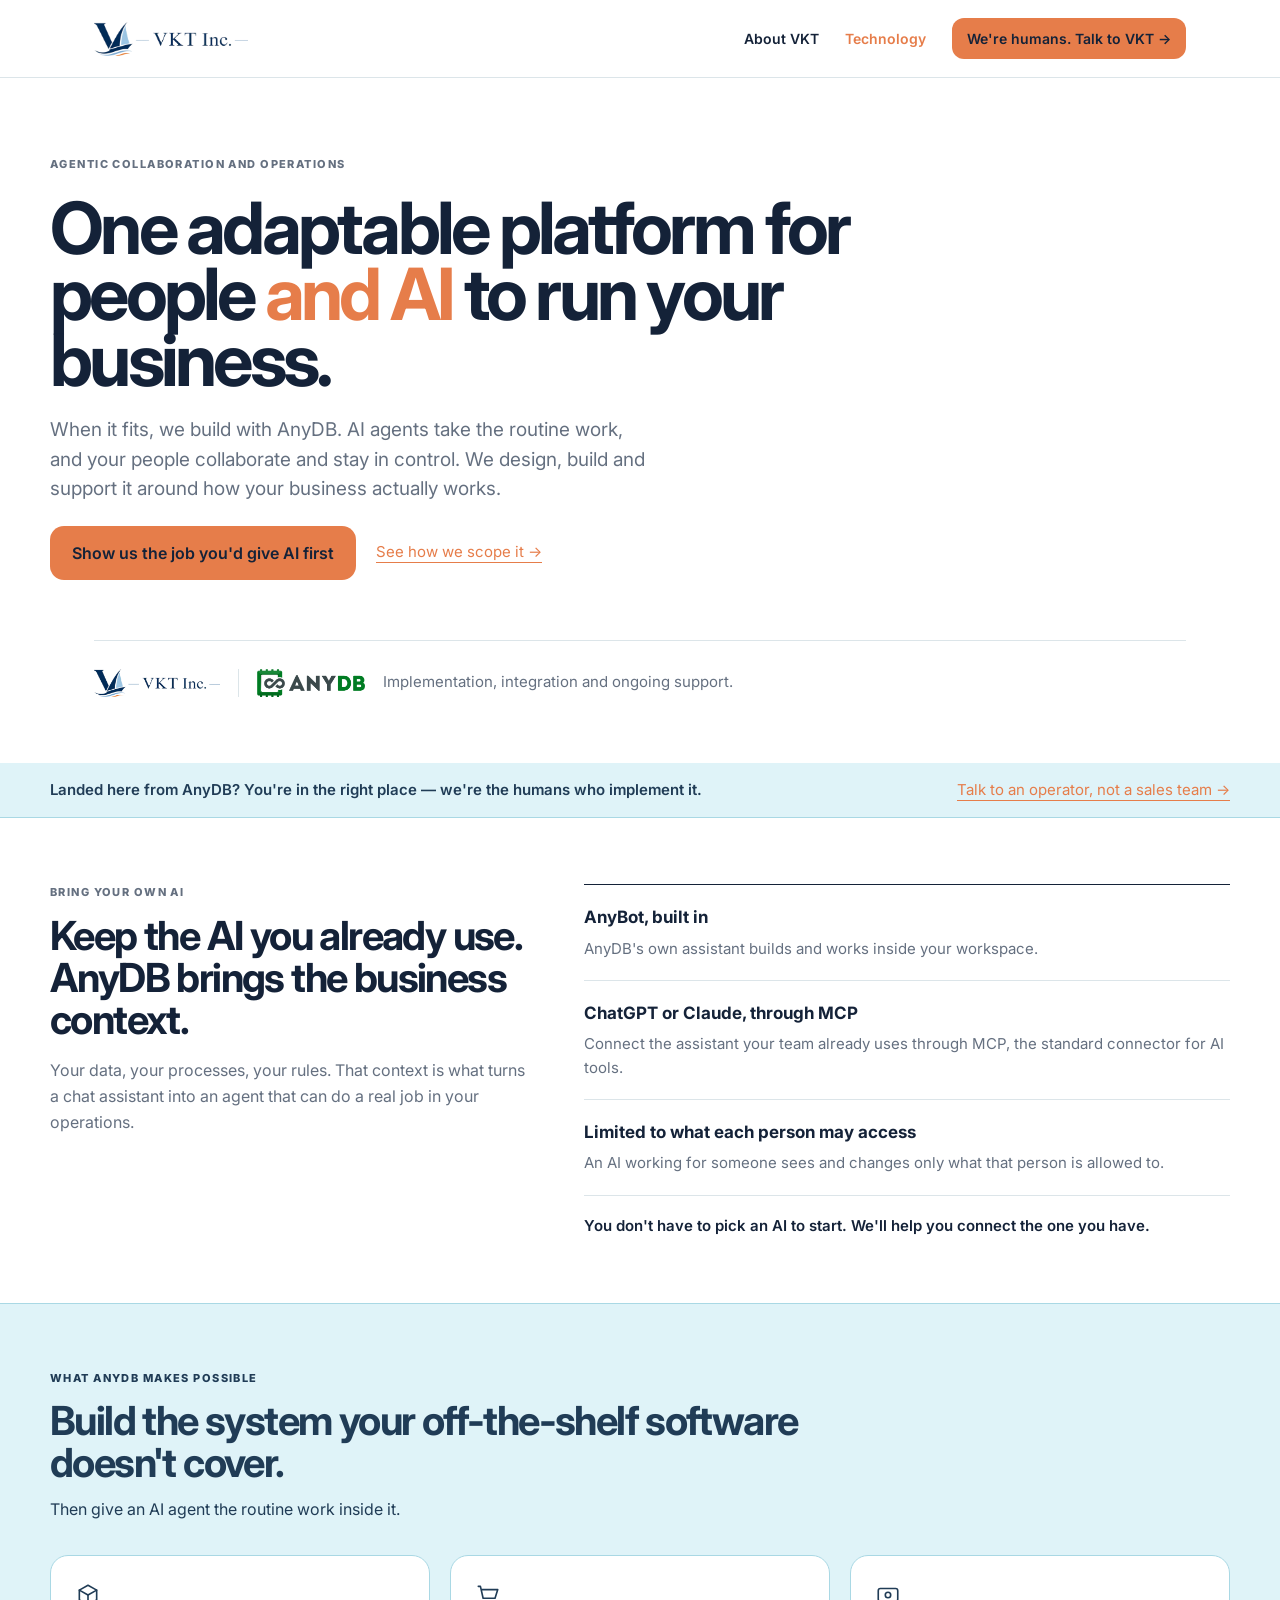
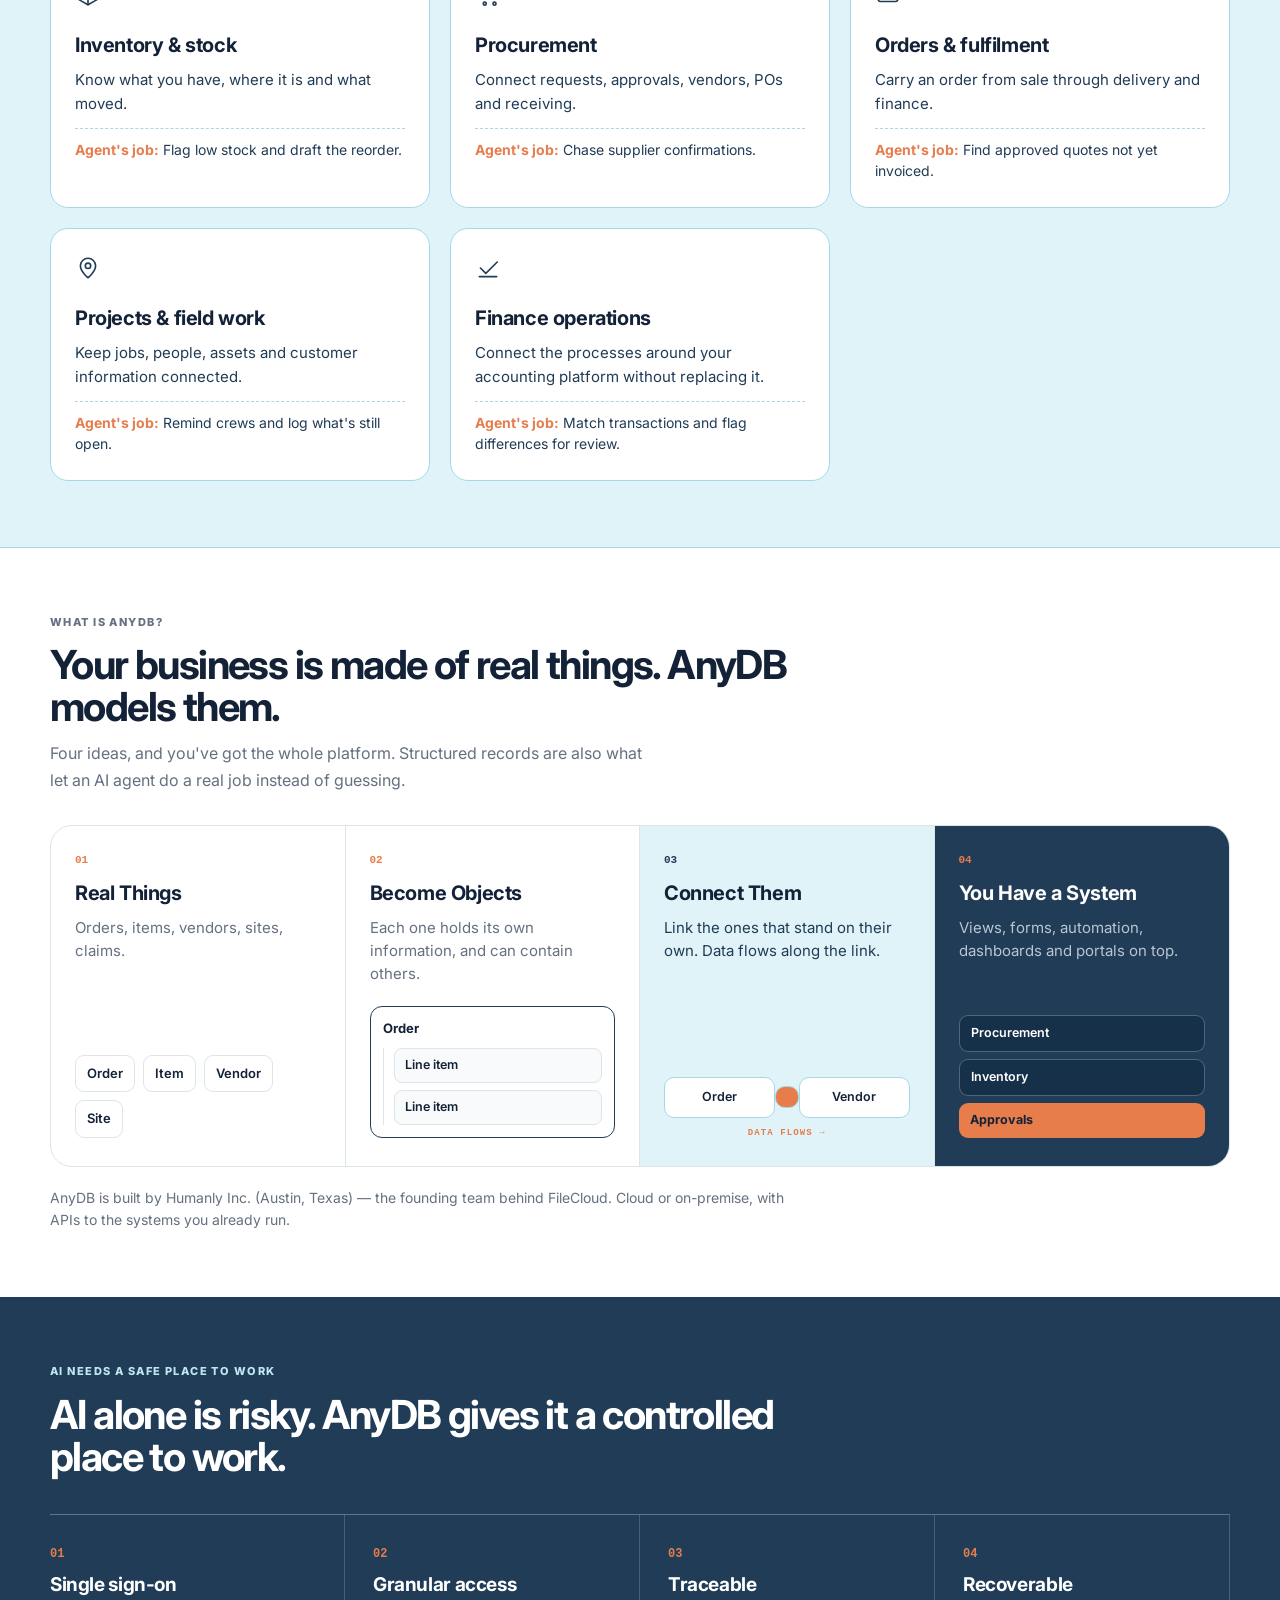
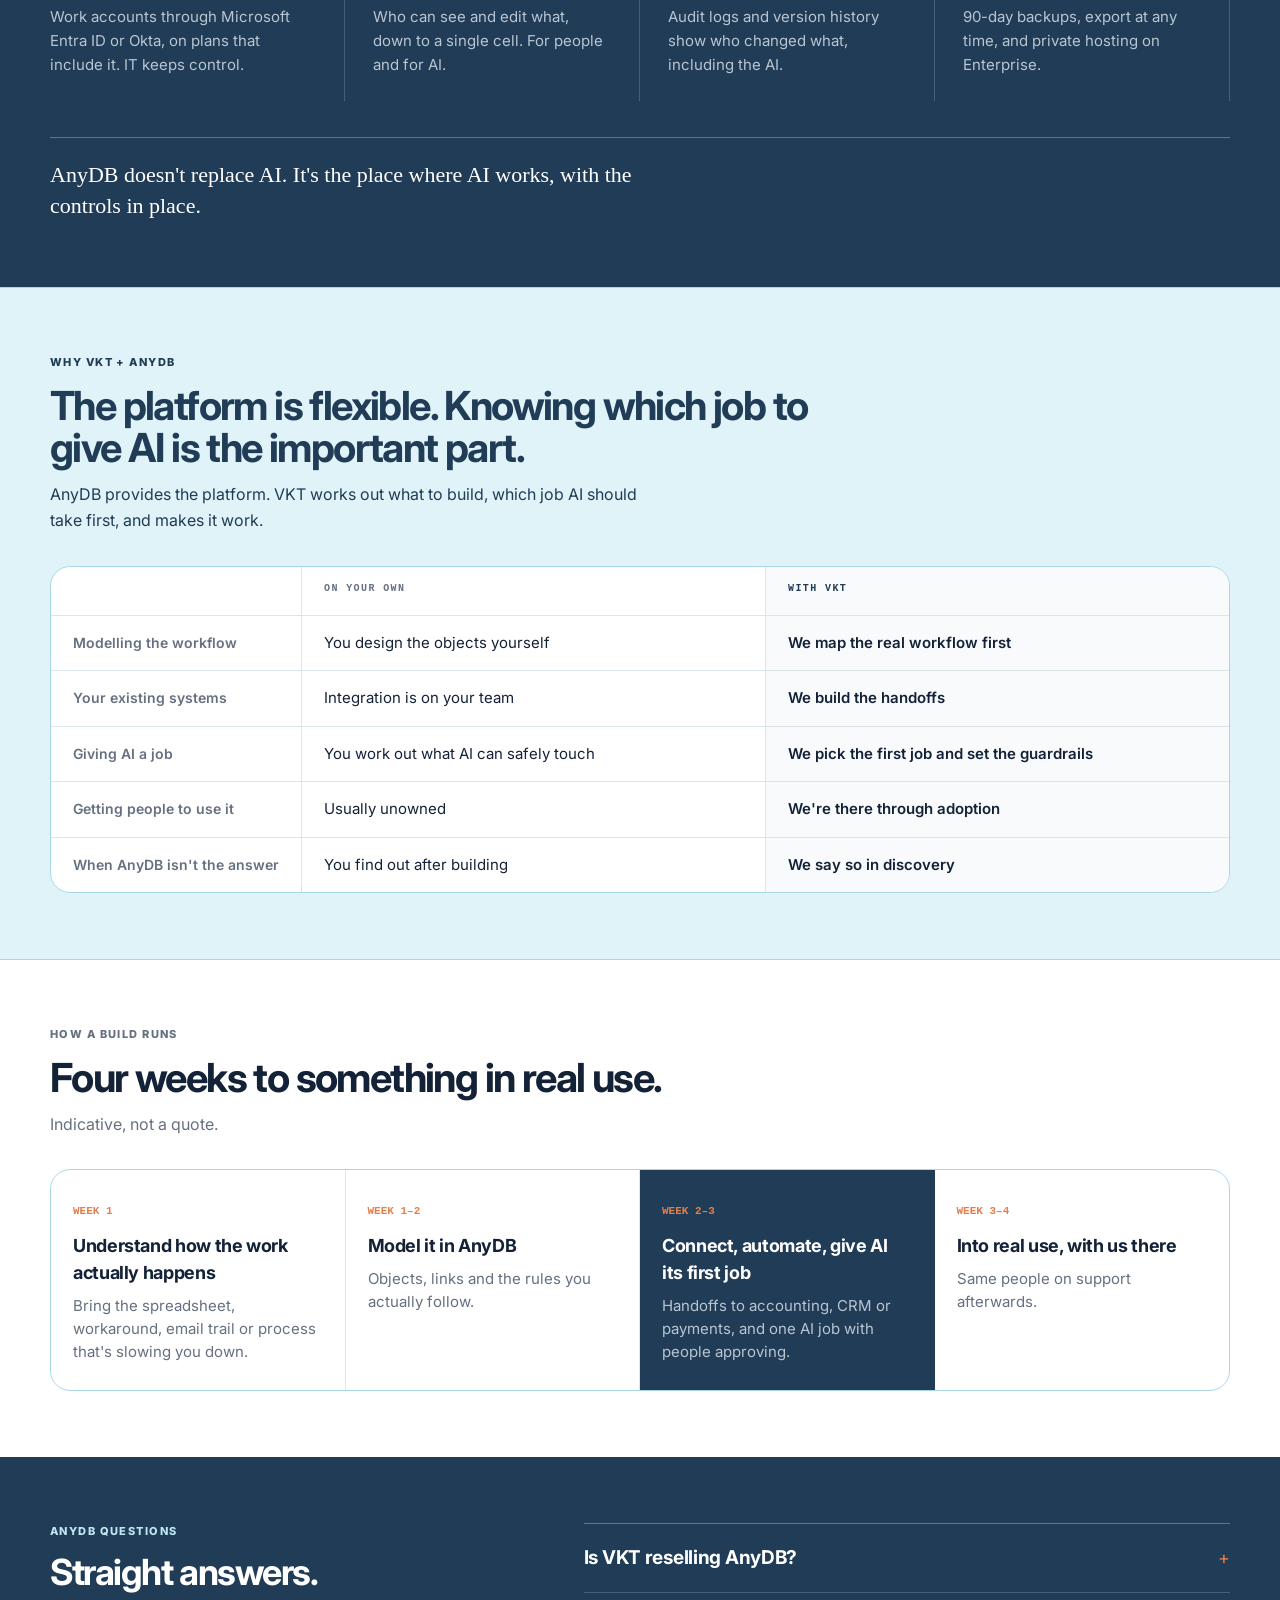
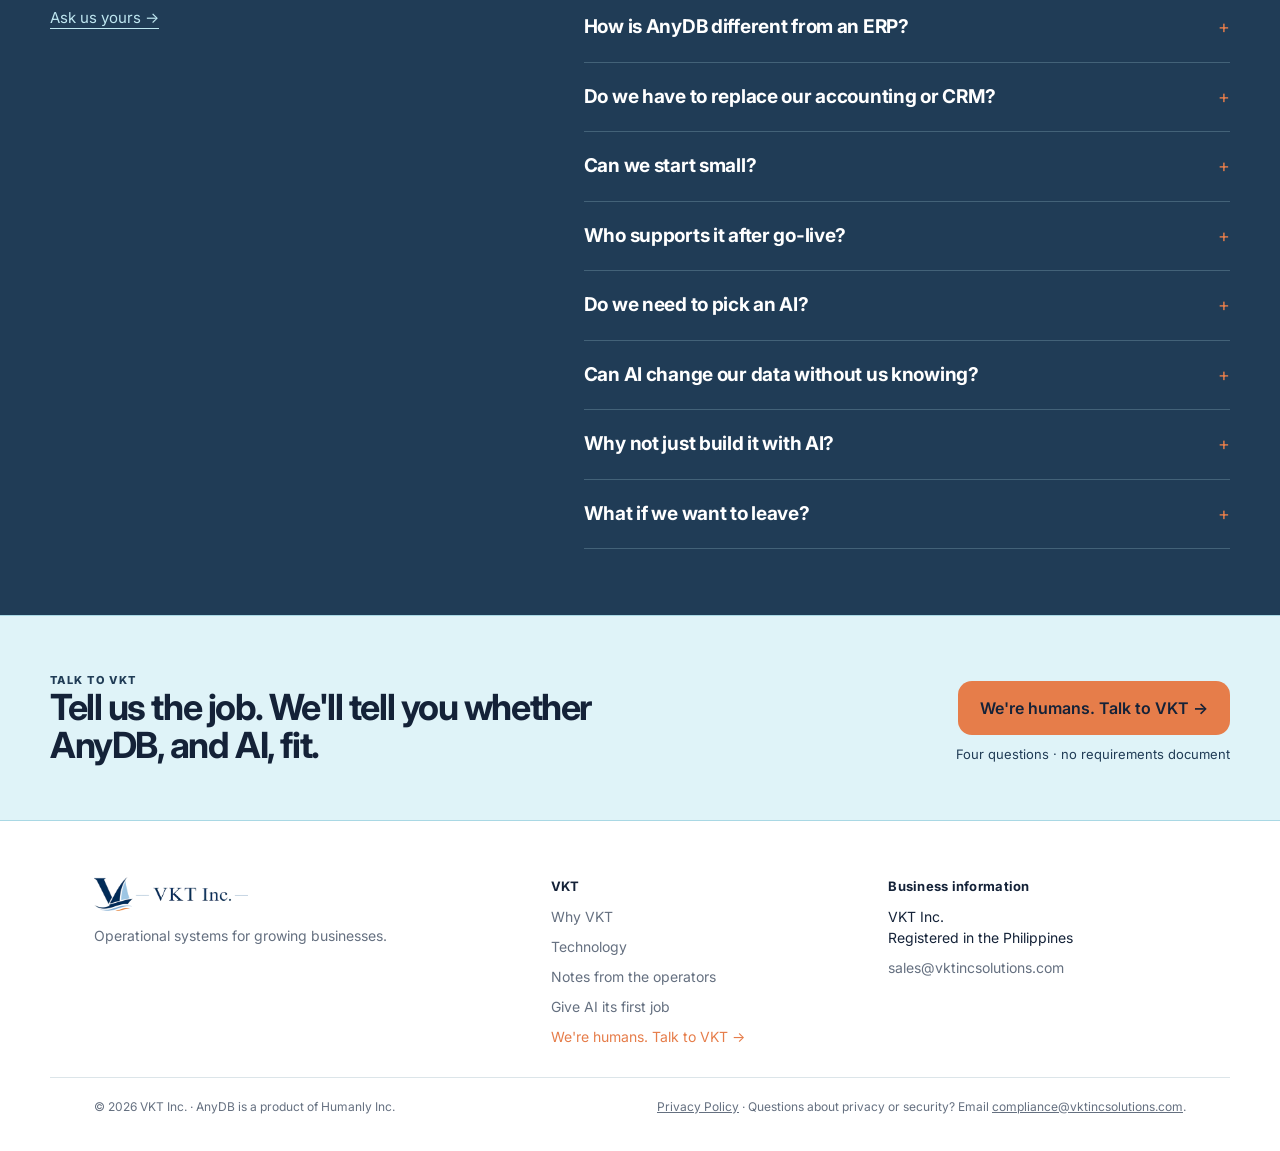
<file: anydb.html>
<!DOCTYPE html>
<html lang="en">
<head>
<meta charset="utf-8">
<meta name="viewport" content="width=device-width, initial-scale=1">
<title>AnyDB: agentic collaboration and operations — VKT Inc.</title>
<meta name="description" content="AnyDB is one adaptable platform for people and AI to run your business. Bring your own AI; AnyDB brings the business context. VKT designs, builds and supports it where it fits.">
<link rel="icon" type="image/png" href="assets/vkt-mark.png">
<link rel="preconnect" href="https://fonts.googleapis.com">
<link rel="stylesheet" href="https://fonts.googleapis.com/css2?family=Inter:wght@400;500;600;700;800&display=swap">
<link rel="stylesheet" href="css/style.css">
</head>
<body>

<header class="site-nav">
  <div class="container">
    <a href="index.html" aria-label="VKT Inc. home"><img src="assets/vkt-logo-nav.png" alt="VKT Inc." class="nav-logo"></a>
    <nav class="nav-links">
      <a href="about.html">About VKT</a>
      <a href="anydb.html" class="active">Technology</a>
      <a href="talk-to-us.html" class="nav-cta">We're humans. Talk to VKT →</a>
    </nav>
    <button class="nav-toggle" aria-label="Menu" aria-expanded="false"><i></i><i></i></button>
  </div>
</header>

<section class="hero-white" style="border-bottom:none">
  <div class="container">
    <div class="eyebrow">Agentic collaboration and operations</div>
    <h1 class="fh-anydb" style="margin-top:22px">One adaptable platform for people <span>and AI</span> to run your business.</h1>
    <p>When it fits, we build with AnyDB. AI agents take the routine work, and your people collaborate and stay in control. We design, build and support it around how your business actually works.</p>
    <div class="hero-ctas">
      <a href="talk-to-us.html" class="btn">Show us the job you'd give AI first</a>
      <a href="#how-it-runs" class="link-cta">See how we scope it →</a>
    </div>
  </div>
</section>

<div class="container" style="padding:0 var(--gutter) var(--pad-lg)">
  <div class="lockup">
    <img src="assets/vkt-logo-nav.png" alt="VKT Inc.">
    <span class="divider"></span>
    <img src="assets/anydb-logo-white.png" alt="AnyDB">
    <span>Implementation, integration and ongoing support.</span>
  </div>
</div>

<div class="ribbon-outer"><div class="ribbon">
  <span>Landed here from AnyDB? You're in the right place — we're the humans who implement it.</span>
  <a href="talk-to-us.html" class="link-cta">Talk to an operator, not a sales team →</a>
</div></div>

<section class="section-white" id="bring-your-own-ai">
  <div class="container split uneven-left">
    <div>
      <div class="eyebrow">Bring your own AI</div>
      <h2 class="fh2" style="margin-top:14px">Keep the AI you already use. AnyDB brings the business context.</h2>
      <p style="margin-top:16px;font-size:16px;line-height:1.65;color:var(--muted)">Your data, your processes, your rules. That context is what turns a chat assistant into an agent that can do a real job in your operations.</p>
    </div>
    <div class="rule-list byo-list">
      <div><strong>AnyBot, built in</strong><p>AnyDB's own assistant builds and works inside your workspace.</p></div>
      <div><strong>ChatGPT or Claude, through MCP</strong><p>Connect the assistant your team already uses through MCP, the standard connector for AI tools.</p></div>
      <div><strong>Limited to what each person may access</strong><p>An AI working for someone sees and changes only what that person is allowed to.</p></div>
      <p class="tail">You don't have to pick an AI to start. We'll help you connect the one you have.</p>
    </div>
  </div>
</section>

<section class="section-ice-lg">
  <div class="container">
    <div class="section-header stack">
      <div class="eyebrow on-ice">What AnyDB makes possible</div>
      <h2 class="fh2" style="margin-top:14px;max-width:760px;color:var(--navy-deep)">Build the system your off-the-shelf software doesn't cover.</h2>
      <p style="color:var(--navy-deep)">Then give an AI agent the routine work inside it.</p>
    </div>

    <div class="tech-cards-grid">
      <div class="tech-card">
        <svg width="26" height="26" viewBox="0 0 24 24" fill="none" stroke="#203C56" stroke-width="1.5" stroke-linecap="round" stroke-linejoin="round"><path d="m12 3 8 4.5v9L12 21l-8-4.5v-9z"></path><path d="M4 7.5 12 12l8-4.5"></path><path d="M12 12v9"></path></svg>
        <strong>Inventory &amp; stock</strong>
        <p>Know what you have, where it is and what moved.</p><p class="agent-job"><b>Agent's job:</b> Flag low stock and draft the reorder.</p>
      </div>
      <div class="tech-card">
        <svg width="26" height="26" viewBox="0 0 24 24" fill="none" stroke="#203C56" stroke-width="1.5" stroke-linecap="round" stroke-linejoin="round"><circle cx="9" cy="20" r="1.4"></circle><circle cx="18" cy="20" r="1.4"></circle><path d="M3 4h2l2.5 11h11L21 7H6"></path></svg>
        <strong>Procurement</strong>
        <p>Connect requests, approvals, vendors, POs and receiving.</p><p class="agent-job"><b>Agent's job:</b> Chase supplier confirmations.</p>
      </div>
      <div class="tech-card">
        <svg width="26" height="26" viewBox="0 0 24 24" fill="none" stroke="#203C56" stroke-width="1.5" stroke-linecap="round" stroke-linejoin="round"><rect x="3" y="6" width="18" height="12" rx="2"></rect><circle cx="12" cy="12" r="2.5"></circle></svg>
        <strong>Orders &amp; fulfilment</strong>
        <p>Carry an order from sale through delivery and finance.</p><p class="agent-job"><b>Agent's job:</b> Find approved quotes not yet invoiced.</p>
      </div>
      <div class="tech-card">
        <svg width="26" height="26" viewBox="0 0 24 24" fill="none" stroke="#203C56" stroke-width="1.5" stroke-linecap="round" stroke-linejoin="round"><path d="M12 21s7-5.5 7-11a7 7 0 1 0-14 0c0 5.5 7 11 7 11z"></path><circle cx="12" cy="10" r="2.5"></circle></svg>
        <strong>Projects &amp; field work</strong>
        <p>Keep jobs, people, assets and customer information connected.</p><p class="agent-job"><b>Agent's job:</b> Remind crews and log what's still open.</p>
      </div>
      <div class="tech-card">
        <svg width="26" height="26" viewBox="0 0 24 24" fill="none" stroke="#203C56" stroke-width="1.5" stroke-linecap="round" stroke-linejoin="round"><path d="M20.5 6.5 10 17l-5-5"></path><path d="M4 20h16"></path></svg>
        <strong>Finance operations</strong>
        <p>Connect the processes around your accounting platform without replacing it.</p><p class="agent-job"><b>Agent's job:</b> Match transactions and flag differences for review.</p>
      </div>
    </div>

    <div class="carousel" data-carousel="usecases">
      <div class="carousel-item tech-card" style="flex-basis:240px">
        <svg width="26" height="26" viewBox="0 0 24 24" fill="none" stroke="#203C56" stroke-width="1.5" stroke-linecap="round" stroke-linejoin="round"><path d="m12 3 8 4.5v9L12 21l-8-4.5v-9z"></path><path d="M4 7.5 12 12l8-4.5"></path><path d="M12 12v9"></path></svg>
        <strong>Inventory &amp; stock</strong>
        <p>Know what you have, where it is and what moved.</p><p class="agent-job"><b>Agent's job:</b> Flag low stock and draft the reorder.</p>
      </div>
      <div class="carousel-item tech-card" style="flex-basis:240px">
        <svg width="26" height="26" viewBox="0 0 24 24" fill="none" stroke="#203C56" stroke-width="1.5" stroke-linecap="round" stroke-linejoin="round"><circle cx="9" cy="20" r="1.4"></circle><circle cx="18" cy="20" r="1.4"></circle><path d="M3 4h2l2.5 11h11L21 7H6"></path></svg>
        <strong>Procurement</strong>
        <p>Connect requests, approvals, vendors, POs and receiving.</p><p class="agent-job"><b>Agent's job:</b> Chase supplier confirmations.</p>
      </div>
      <div class="carousel-item tech-card" style="flex-basis:240px">
        <svg width="26" height="26" viewBox="0 0 24 24" fill="none" stroke="#203C56" stroke-width="1.5" stroke-linecap="round" stroke-linejoin="round"><rect x="3" y="6" width="18" height="12" rx="2"></rect><circle cx="12" cy="12" r="2.5"></circle></svg>
        <strong>Orders &amp; fulfilment</strong>
        <p>Carry an order from sale through delivery and finance.</p><p class="agent-job"><b>Agent's job:</b> Find approved quotes not yet invoiced.</p>
      </div>
      <div class="carousel-item tech-card" style="flex-basis:240px">
        <svg width="26" height="26" viewBox="0 0 24 24" fill="none" stroke="#203C56" stroke-width="1.5" stroke-linecap="round" stroke-linejoin="round"><path d="M12 21s7-5.5 7-11a7 7 0 1 0-14 0c0 5.5 7 11 7 11z"></path><circle cx="12" cy="10" r="2.5"></circle></svg>
        <strong>Projects &amp; field work</strong>
        <p>Keep jobs, people, assets and customer information connected.</p><p class="agent-job"><b>Agent's job:</b> Remind crews and log what's still open.</p>
      </div>
      <div class="carousel-item tech-card" style="flex-basis:240px">
        <svg width="26" height="26" viewBox="0 0 24 24" fill="none" stroke="#203C56" stroke-width="1.5" stroke-linecap="round" stroke-linejoin="round"><path d="M20.5 6.5 10 17l-5-5"></path><path d="M4 20h16"></path></svg>
        <strong>Finance operations</strong>
        <p>Connect the processes around your accounting platform without replacing it.</p><p class="agent-job"><b>Agent's job:</b> Match transactions and flag differences for review.</p>
      </div>
    </div>
    <div class="carousel-dots" data-carousel-dots="usecases">
      <span class="active" data-dot></span><span data-dot></span><span data-dot></span><span data-dot></span><span data-dot></span>
      <span class="swipe-hint">Swipe →</span>
    </div>
  </div>
</section>

<section class="section-white">
  <div class="container">
    <div class="section-header stack">
      <div class="eyebrow">What is AnyDB?</div>
      <h2 class="fh2" style="margin-top:14px;max-width:760px">Your business is made of real things. AnyDB models them.</h2>
      <p>Four ideas, and you've got the whole platform. Structured records are also what let an AI agent do a real job instead of guessing.</p>
    </div>

    <div class="objects-grid">
      <div>
        <span class="step-num">01</span>
        <strong>Real Things</strong>
        <p>Orders, items, vendors, sites, claims.</p>
        <div style="display:flex;flex-wrap:wrap;gap:8px;margin-top:auto">
          <span class="obj-chip">Order</span><span class="obj-chip">Item</span><span class="obj-chip">Vendor</span><span class="obj-chip">Site</span>
        </div>
      </div>
      <div>
        <span class="step-num">02</span>
        <strong>Become Objects</strong>
        <p>Each one holds its own information, and can contain others.</p>
        <div class="obj-nest" style="margin-top:auto">
          <span>Order</span>
          <div class="obj-nest-children"><span>Line item</span><span>Line item</span></div>
        </div>
      </div>
      <div class="ice">
        <span class="step-num on-ice">03</span>
        <strong>Connect Them</strong>
        <p>Link the ones that stand on their own. Data flows along the link.</p>
        <div style="margin-top:auto">
          <div class="obj-link"><span>Order</span><span class="obj-link-line"></span><span>Vendor</span></div>
          <div class="obj-flow-label">DATA FLOWS →</div>
        </div>
      </div>
      <div class="navy">
        <span class="step-num">04</span>
        <strong>You Have a System</strong>
        <p>Views, forms, automation, dashboards and portals on top.</p>
        <div class="obj-system-list">
          <span class="dim">Procurement</span><span class="dim">Inventory</span><span class="hot">Approvals</span>
        </div>
      </div>
    </div>

    <div class="carousel" data-carousel="objects">
      <div class="carousel-item" style="border:1px solid var(--line);border-radius:16px;padding:20px 16px;display:flex;flex-direction:column">
        <span class="step-num">01</span><strong style="display:block;margin-top:8px;font-size:18px">Real Things</strong><p style="margin:8px 0 12px;font-size:14px;color:var(--muted)">Orders, items, vendors, sites.</p>
        <div style="display:flex;flex-wrap:wrap;gap:7px;margin-top:auto"><span class="obj-chip">Order</span><span class="obj-chip">Item</span><span class="obj-chip">Vendor</span></div>
      </div>
      <div class="carousel-item" style="border:1px solid var(--line);border-radius:16px;padding:20px 16px;display:flex;flex-direction:column">
        <span class="step-num">02</span><strong style="display:block;margin-top:8px;font-size:18px">Become Objects</strong><p style="margin:8px 0 12px;font-size:14px;color:var(--muted)">Each holds its own information.</p>
        <div class="obj-nest" style="margin-top:auto"><span>Order</span><div class="obj-nest-children"><span>Line item</span></div></div>
      </div>
      <div class="carousel-item" style="border:1px solid var(--ice-border);background:var(--ice);border-radius:16px;padding:20px 16px;display:flex;flex-direction:column">
        <span class="step-num on-ice">03</span><strong style="display:block;margin-top:8px;font-size:18px">Connect Them</strong><p style="margin:8px 0 12px;font-size:14px;color:var(--navy-deep)">Data flows along the link.</p>
        <div style="margin-top:auto"><div class="obj-link"><span>Order</span><span class="obj-link-line"></span><span>Vendor</span></div></div>
      </div>
      <div class="carousel-item" style="border:1px solid var(--navy-deep);background:var(--navy-deep);color:#fff;border-radius:16px;padding:20px 16px;display:flex;flex-direction:column">
        <span class="step-num">04</span><strong style="display:block;margin-top:8px;font-size:18px">You Have a System</strong><p style="margin:8px 0 12px;font-size:14px;color:var(--ice-text-dim)">Views, automation, dashboards.</p>
        <div class="obj-system-list"><span class="dim">Procurement</span><span class="hot">Approvals</span></div>
      </div>
    </div>
    <div class="carousel-dots" data-carousel-dots="objects">
      <span class="active" data-dot></span><span data-dot></span><span data-dot></span><span data-dot></span>
      <span class="swipe-hint">Swipe →</span>
    </div>

    <p style="margin-top:20px;font-size:14px;line-height:1.6;color:var(--muted);max-width:760px">AnyDB is built by Humanly Inc. (Austin, Texas) — the founding team behind FileCloud. Cloud or on-premise, with APIs to the systems you already run.</p>
  </div>
</section>

<section class="section-navy" id="ai-controls">
  <div class="container">
    <div class="eyebrow on-navy">AI needs a safe place to work</div>
    <h2 class="fh2" style="margin-top:14px;max-width:760px;color:#fff">AI alone is risky. AnyDB gives it a controlled place to work.</h2>
    <div class="rule-cols on-navy safe-cols">
      <div class="rule-col on-navy"><span>01</span><strong>Single sign-on</strong><p>Work accounts through Microsoft Entra ID or Okta, on plans that include it. IT keeps control.</p></div>
      <div class="rule-col on-navy mid"><span>02</span><strong>Granular access</strong><p>Who can see and edit what, down to a single cell. For people and for AI.</p></div>
      <div class="rule-col on-navy mid"><span>03</span><strong>Traceable</strong><p>Audit logs and version history show who changed what, including the AI.</p></div>
      <div class="rule-col on-navy mid"><span>04</span><strong>Recoverable</strong><p>90-day backups, export at any time, and private hosting on Enterprise.</p></div>
    </div>
    <div class="why-vkt-quote">
      <p>AnyDB doesn't replace AI. It's the place where AI works, with the controls in place.</p>
    </div>
  </div>
</section>

<section class="section-ice-lg">
  <div class="container">
    <div class="section-header stack">
      <div class="eyebrow on-ice">Why VKT + AnyDB</div>
      <h2 class="fh2" style="margin-top:14px;max-width:760px;color:var(--navy-deep)">The platform is flexible. Knowing which job to give AI is the important part.</h2>
      <p style="color:var(--navy-deep)">AnyDB provides the platform. VKT works out what to build, which job AI should take first, and makes it work.</p>
    </div>
    <div class="compare-card">
      <div class="compare-row compare-head">
        <span>&nbsp;</span>
        <span style="border-left:1px solid var(--line)">ON YOUR OWN</span>
        <span>WITH VKT</span>
      </div>
      <div class="compare-row"><span>Modelling the workflow</span><span>You design the objects yourself</span><span>We map the real workflow first</span></div>
      <div class="compare-row"><span>Your existing systems</span><span>Integration is on your team</span><span>We build the handoffs</span></div>
      <div class="compare-row"><span>Giving AI a job</span><span>You work out what AI can safely touch</span><span>We pick the first job and set the guardrails</span></div>
      <div class="compare-row"><span>Getting people to use it</span><span>Usually unowned</span><span>We're there through adoption</span></div>
      <div class="compare-row"><span>When AnyDB isn't the answer</span><span>You find out after building</span><span>We say so in discovery</span></div>
    </div>
  </div>
</section>

<section class="section-white" id="how-it-runs">
  <div class="container">
    <div class="section-header stack">
      <div class="eyebrow">How a build runs</div>
      <h2 class="fh2" style="margin-top:14px;max-width:760px">Four weeks to something in real use.</h2>
      <p>Indicative, not a quote.</p>
    </div>

    <div class="build-weeks">
      <div><span>WEEK 1</span><strong>Understand how the work actually happens</strong><p>Bring the spreadsheet, workaround, email trail or process that's slowing you down.</p></div>
      <div><span>WEEK 1–2</span><strong>Model it in AnyDB</strong><p>Objects, links and the rules you actually follow.</p></div>
      <div class="highlight"><span>WEEK 2–3</span><strong>Connect, automate, give AI its first job</strong><p>Handoffs to accounting, CRM or payments, and one AI job with people approving.</p></div>
      <div><span>WEEK 3–4</span><strong>Into real use, with us there</strong><p>Same people on support afterwards.</p></div>
    </div>

    <div class="carousel" data-carousel="weeks">
      <div class="carousel-item" style="flex-basis:210px;background:#fff;border:1px solid var(--ice-border);border-radius:14px;padding:18px 16px">
        <span class="kicker" style="color:var(--orange)">WEEK 1</span><strong style="display:block;margin-top:8px;font-size:17px">Understand how the work actually happens</strong><p style="margin-top:8px;font-size:14px;color:var(--muted)">Bring the spreadsheet, workaround, email trail or process that's slowing you down.</p>
      </div>
      <div class="carousel-item" style="flex-basis:210px;background:#fff;border:1px solid var(--ice-border);border-radius:14px;padding:18px 16px">
        <span class="kicker" style="color:var(--orange)">WEEK 1–2</span><strong style="display:block;margin-top:8px;font-size:17px">Model it in AnyDB</strong><p style="margin-top:8px;font-size:14px;color:var(--muted)">Objects, links and the rules you follow.</p>
      </div>
      <div class="carousel-item" style="flex-basis:210px;background:var(--navy-deep);color:#fff;border:1px solid var(--navy-deep);border-radius:14px;padding:18px 16px">
        <span class="kicker" style="color:var(--orange)">WEEK 2–3</span><strong style="display:block;margin-top:8px;font-size:17px">Connect, automate, give AI its first job</strong><p style="margin-top:8px;font-size:14px;color:var(--ice-text-dim)">Handoffs to accounting, CRM or payments, and one AI job.</p>
      </div>
      <div class="carousel-item" style="flex-basis:210px;background:#fff;border:1px solid var(--ice-border);border-radius:14px;padding:18px 16px">
        <span class="kicker" style="color:var(--orange)">WEEK 3–4</span><strong style="display:block;margin-top:8px;font-size:17px">Into real use, with us there</strong><p style="margin-top:8px;font-size:14px;color:var(--muted)">Same people on support afterwards.</p>
      </div>
    </div>
    <div class="carousel-dots" data-carousel-dots="weeks">
      <span class="active" data-dot></span><span data-dot></span><span data-dot></span><span data-dot></span>
      <span class="swipe-hint">Swipe →</span>
    </div>
  </div>
</section>

<section class="section-navy">
  <div class="container split uneven-left">
    <div>
      <div class="eyebrow on-navy">AnyDB questions</div>
      <h2 class="fh2-md" style="margin-top:14px;color:#fff">Straight answers.</h2>
      <a href="talk-to-us.html" class="link-cta on-navy" style="display:inline-block;margin-top:16px">Ask us yours →</a>
    </div>
    <div class="faq on-navy">
      <div class="faq-item">
        <button class="faq-q" aria-expanded="false"><strong style="color:#fff">Is VKT reselling AnyDB?</strong><span class="icon">+</span></button>
        <p class="faq-a" hidden>No. AnyDB is the platform vendor; VKT does discovery, solution design, implementation, integration and support. You can buy AnyDB without us, and we'll say when your existing systems can do the job instead.</p>
      </div>
      <div class="faq-item">
        <button class="faq-q" aria-expanded="false"><strong style="color:#fff">How is AnyDB different from an ERP?</strong><span class="icon">+</span></button>
        <p class="faq-a" hidden>An ERP brings a predefined model and you fit yourself to it. AnyDB lets you model your operation as it actually works — which is why the modelling decisions matter more than the license.</p>
      </div>
      <div class="faq-item">
        <button class="faq-q" aria-expanded="false"><strong style="color:#fff">Do we have to replace our accounting or CRM?</strong><span class="icon">+</span></button>
        <p class="faq-a" hidden>Usually not. AnyDB connects to what you already run. We'd rather keep a working accounting platform and fix the process happening around it.</p>
      </div>
      <div class="faq-item">
        <button class="faq-q" aria-expanded="false"><strong style="color:#fff">Can we start small?</strong><span class="icon">+</span></button>
        <p class="faq-a" hidden>That's how we prefer to work. One real workflow into real use, then expand only when it earns it.</p>
      </div>
      <div class="faq-item">
        <button class="faq-q" aria-expanded="false"><strong style="color:#fff">Who supports it after go-live?</strong><span class="icon">+</span></button>
        <p class="faq-a" hidden>We do, for the system we built — the same people, not a ticket queue. AnyDB supports the platform itself.</p>
      </div>
      <div class="faq-item">
        <button class="faq-q" aria-expanded="false"><strong style="color:#fff">Do we need to pick an AI?</strong><span class="icon">+</span></button>
        <p class="faq-a" hidden>No. Keep the one you use. AnyDB has its own assistant, AnyBot, and also works with ChatGPT and Claude through MCP. AnyDB brings the business context either way.</p>
      </div>
      <div class="faq-item">
        <button class="faq-q" aria-expanded="false"><strong style="color:#fff">Can AI change our data without us knowing?</strong><span class="icon">+</span></button>
        <p class="faq-a" hidden>No. An AI works within the permissions of the person it works for, every change is logged with version history, and the jobs we set up have people approving the decisions.</p>
      </div>
      <div class="faq-item">
        <button class="faq-q" aria-expanded="false"><strong style="color:#fff">Why not just build it with AI?</strong><span class="icon">+</span></button>
        <p class="faq-a" hidden>AI can generate an app in an afternoon. Running it is the cost: logins, permissions, audit trail, backups, upgrades, and someone to change it next year. In AnyDB those are built in, your team can change fields and workflows without a developer, and AI builds on it instead of starting from nothing.</p>
      </div>
      <div class="faq-item">
        <button class="faq-q" aria-expanded="false"><strong style="color:#fff">What if we want to leave?</strong><span class="icon">+</span></button>
        <p class="faq-a" hidden>You can export your data at any time.</p>
      </div>
    </div>
  </div>
</section>

<div class="cta-band-outer"><div class="cta-band">
  <div>
    <div class="eyebrow on-ice">Talk to VKT</div>
    <h2 class="fh2-md" style="color:var(--navy);max-width:640px">Tell us the job. We'll tell you whether AnyDB, and AI, fit.</h2>
  </div>
  <div class="cta-band-actions">
    <a href="talk-to-us.html" class="btn">We're humans. Talk to VKT →</a>
    <span>Four questions · no requirements document</span>
  </div>
</div></div>

<footer class="site-footer">
  <div class="footer-links">
    <div class="footer-brand">
      <img src="assets/vkt-logo-nav.png" alt="VKT Inc." style="height:34px;width:auto;flex:none;align-self:flex-start">
      <p>Operational systems for growing businesses.</p>
    </div>
    <div class="footer-col">
      <strong>VKT</strong>
      <a href="about.html">Why VKT</a>
      <a href="anydb.html">Technology</a>
      <a href="field-notes.html">Notes from the operators</a>
      <a href="first-job.html">Give AI its first job</a>
      <a href="talk-to-us.html" class="cta">We're humans. Talk to VKT →</a>
    </div>
    <div class="footer-col">
      <strong>Business information</strong>
      <span>VKT Inc.<br>Registered in the Philippines</span>
      <a href="mailto:sales@vktincsolutions.com">sales@vktincsolutions.com</a>
    </div>
  </div>
  <div class="footer-bottom">
    <span>© 2026 VKT Inc. · AnyDB is a product of Humanly Inc.</span>
    <span><a href="privacy-policy.html">Privacy Policy</a> · Questions about privacy or security? Email <a href="mailto:compliance@vktincsolutions.com">compliance@vktincsolutions.com</a>.</span>
  </div>
</footer>

<script src="js/main.js"></script>
</body>
</html>
</file>
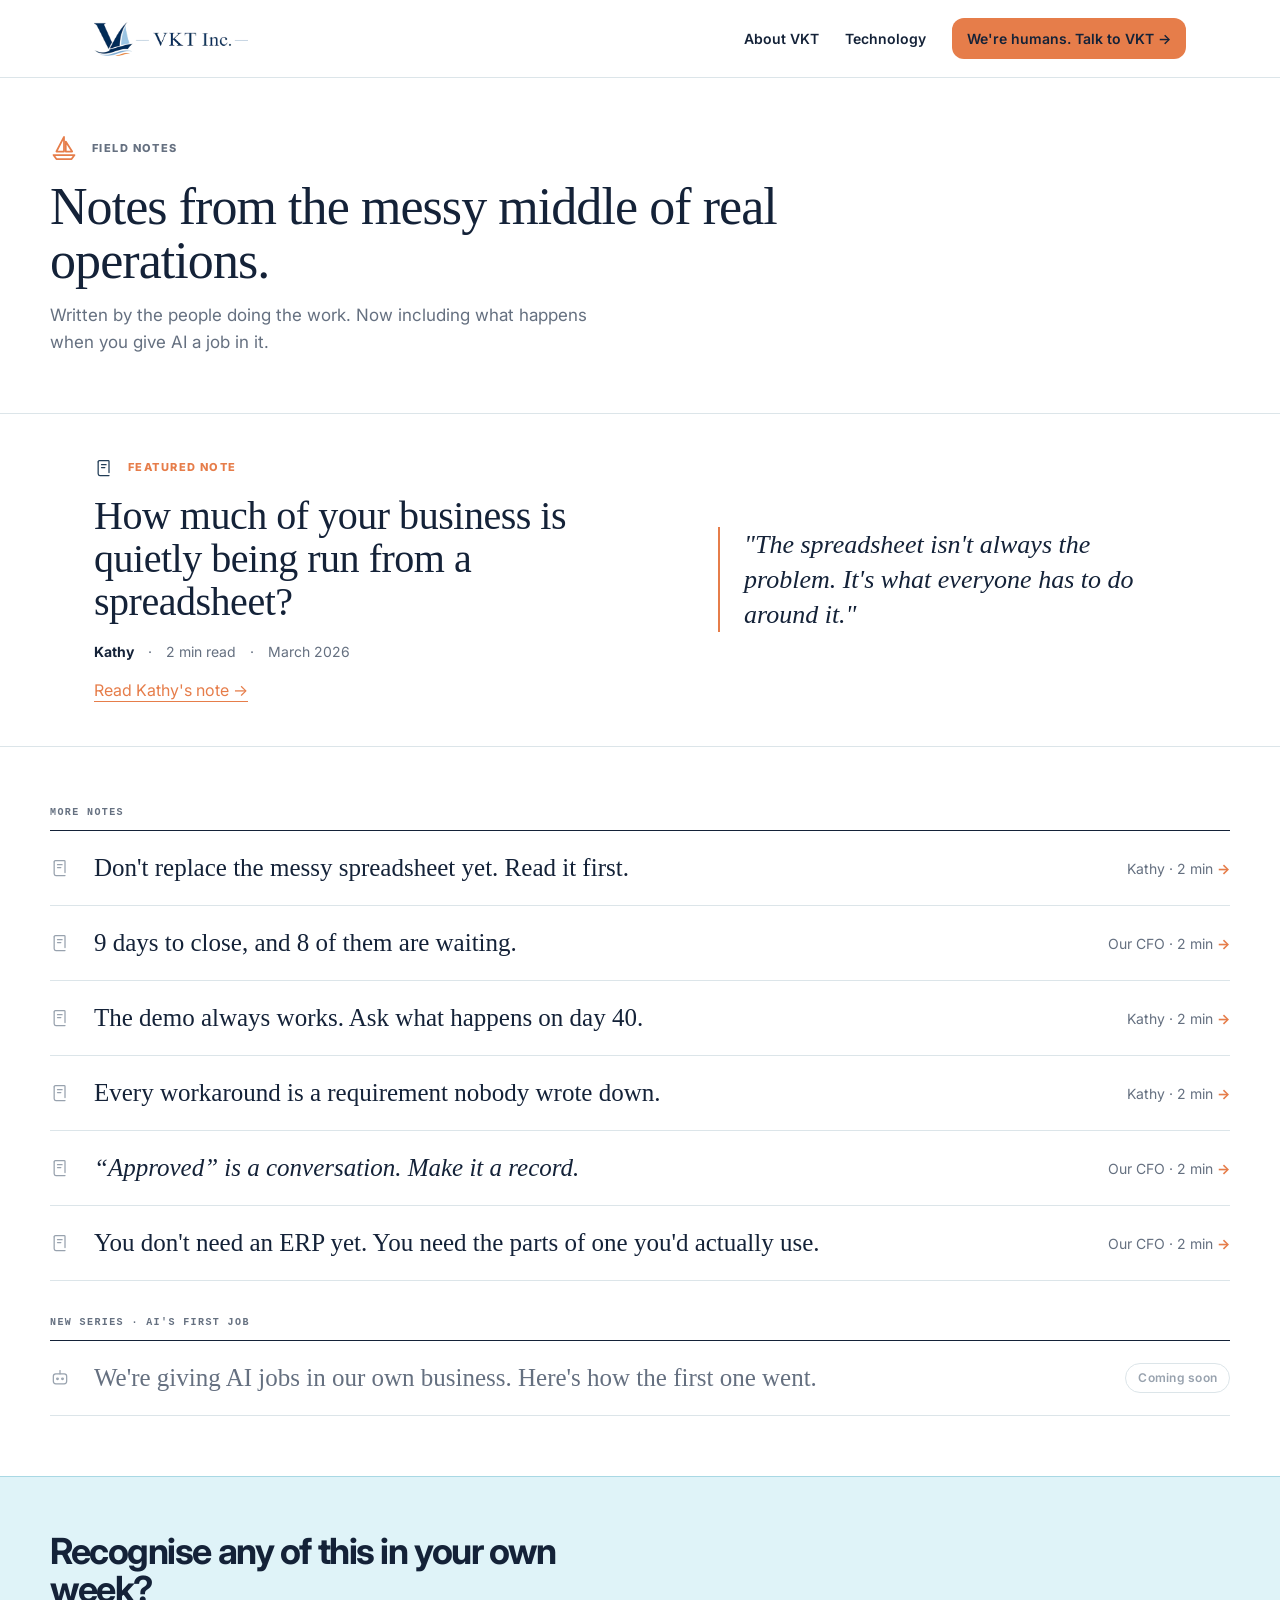
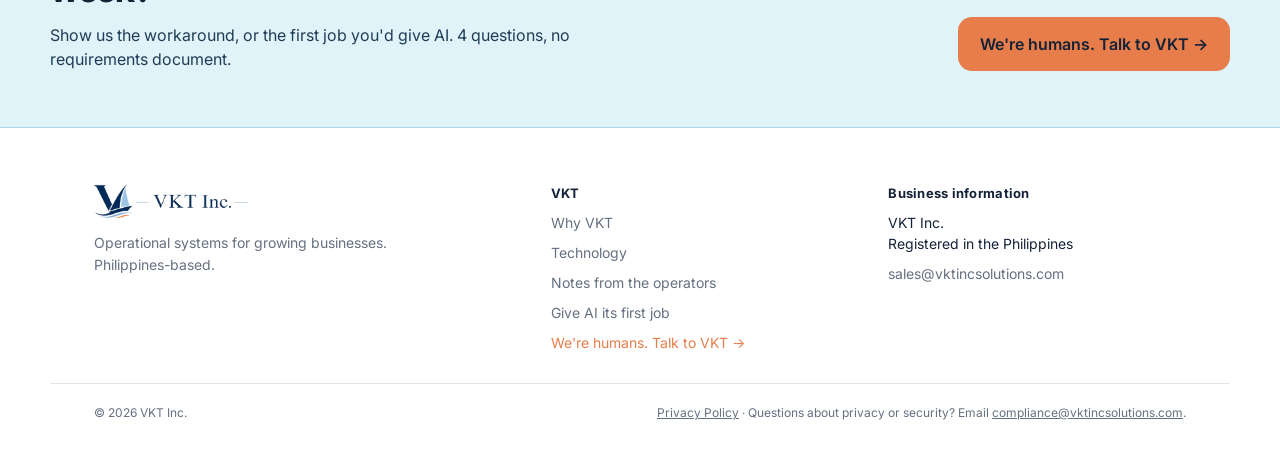
<file: field-notes.html>
<!DOCTYPE html>
<html lang="en">
<head>
<meta charset="utf-8">
<meta name="viewport" content="width=device-width, initial-scale=1">
<title>Field Notes — VKT Inc.</title>
<meta name="description" content="Notes from the messy middle of real operations. Written by the people doing the work.">
<link rel="icon" type="image/png" href="assets/vkt-mark.png">
<link rel="preconnect" href="https://fonts.googleapis.com">
<link rel="stylesheet" href="https://fonts.googleapis.com/css2?family=Inter:wght@400;500;600;700;800&display=swap">
<link rel="stylesheet" href="css/style.css">
</head>
<body>

<header class="site-nav">
  <div class="container">
    <a href="index.html" aria-label="VKT Inc. home"><img src="assets/vkt-logo-nav.png" alt="VKT Inc." class="nav-logo"></a>
    <nav class="nav-links">
      <a href="about.html">About VKT</a>
      <a href="anydb.html">Technology</a>
      <a href="talk-to-us.html" class="nav-cta">We're humans. Talk to VKT →</a>
    </nav>
    <button class="nav-toggle" aria-label="Menu" aria-expanded="false"><i></i><i></i></button>
  </div>
</header>

<section class="section-tight" style="border-bottom:1px solid var(--line)">
  <div class="container">
    <div class="eyebrow with-icon">
      <svg width="28" height="28" viewBox="0 0 24 24" fill="none" stroke="#E67D4A" stroke-width="1.5" stroke-linecap="round" stroke-linejoin="round"><path d="M12 2.5 5.5 15H12z"></path><path d="M13.5 6.5 19 15h-5.5z"></path><path d="M3 18h18l-2.5 3.5h-13z"></path></svg>
      <span>Field Notes</span>
    </div>
    <h1 class="fh-notes serif" style="margin-top:18px;max-width:760px">Notes from the messy middle of real operations.</h1>
    <p style="margin-top:14px;font-size:17px;line-height:1.6;color:var(--muted);max-width:560px">Written by the people doing the work. Now including what happens when you give AI a job in it.</p>
  </div>
</section>

<div class="featured-note-outer"><div class="featured-note">
  <div>
    <div class="eyebrow with-icon">
      <svg width="20" height="20" viewBox="0 0 24 24" fill="none" stroke="#203C56" stroke-width="1.5" stroke-linecap="round" stroke-linejoin="round"><path d="M5 4.5A1.5 1.5 0 0 1 6.5 3H17a1 1 0 0 1 1 1v13.5"></path><path d="M5 4.5V19a2 2 0 0 0 2 2h11"></path><path d="M9 8h5.5"></path><path d="M9 11.5h4"></path></svg>
      <span style="color:var(--orange)">FEATURED NOTE</span>
    </div>
    <h2 class="serif fh-feat">How much of your business is quietly being run from a spreadsheet?</h2>
    <div class="featured-byline">
      <strong>Kathy</strong><span>·</span><span>2 min read</span><span>·</span><span>March 2026</span>
    </div>
    <a href="field-notes/spreadsheet-dependency.html" class="link-cta" style="display:inline-block;margin-top:16px;font-size:16px">Read Kathy's note →</a>
  </div>
  <p class="featured-quote serif">"The spreadsheet isn't always the problem. It's what everyone has to do around it."</p>
</div></div>

<section class="section">
  <div class="container">
    <div class="more-notes-head">MORE NOTES</div>

    <a href="field-notes/read-the-spreadsheet.html" class="note-row">
      <svg width="20" height="20" viewBox="0 0 24 24" fill="none" stroke="#98A2AE" stroke-width="1.5" stroke-linecap="round" stroke-linejoin="round"><path d="M5 4.5A1.5 1.5 0 0 1 6.5 3H17a1 1 0 0 1 1 1v13.5"></path><path d="M5 4.5V19a2 2 0 0 0 2 2h11"></path><path d="M9 8h5.5"></path><path d="M9 11.5h4"></path></svg>
      <h3 class="serif">Don't replace the messy spreadsheet yet. Read it first.</h3>
      <span class="meta">Kathy · 2 min <b>→</b></span>
    </a>

    <a href="field-notes/month-end-close.html" class="note-row">
      <svg width="20" height="20" viewBox="0 0 24 24" fill="none" stroke="#98A2AE" stroke-width="1.5" stroke-linecap="round" stroke-linejoin="round"><path d="M5 4.5A1.5 1.5 0 0 1 6.5 3H17a1 1 0 0 1 1 1v13.5"></path><path d="M5 4.5V19a2 2 0 0 0 2 2h11"></path><path d="M9 8h5.5"></path><path d="M9 11.5h4"></path></svg>
      <h3 class="serif">9 days to close, and 8 of them are waiting.</h3>
      <span class="meta">Our CFO · 2 min <b>→</b></span>
    </a>

    <a href="field-notes/demo-day-40.html" class="note-row">
      <svg width="20" height="20" viewBox="0 0 24 24" fill="none" stroke="#98A2AE" stroke-width="1.5" stroke-linecap="round" stroke-linejoin="round"><path d="M5 4.5A1.5 1.5 0 0 1 6.5 3H17a1 1 0 0 1 1 1v13.5"></path><path d="M5 4.5V19a2 2 0 0 0 2 2h11"></path><path d="M9 8h5.5"></path><path d="M9 11.5h4"></path></svg>
      <h3 class="serif">The demo always works. Ask what happens on day 40.</h3>
      <span class="meta">Kathy · 2 min <b>→</b></span>
    </a>

    <a href="field-notes/workarounds-are-requirements.html" class="note-row">
      <svg width="20" height="20" viewBox="0 0 24 24" fill="none" stroke="#98A2AE" stroke-width="1.5" stroke-linecap="round" stroke-linejoin="round"><path d="M5 4.5A1.5 1.5 0 0 1 6.5 3H17a1 1 0 0 1 1 1v13.5"></path><path d="M5 4.5V19a2 2 0 0 0 2 2h11"></path><path d="M9 8h5.5"></path><path d="M9 11.5h4"></path></svg>
      <h3 class="serif">Every workaround is a requirement nobody wrote down.</h3>
      <span class="meta">Kathy · 2 min <b>→</b></span>
    </a>

    <a href="field-notes/approvals-as-records.html" class="note-row">
      <svg width="20" height="20" viewBox="0 0 24 24" fill="none" stroke="#98A2AE" stroke-width="1.5" stroke-linecap="round" stroke-linejoin="round"><path d="M5 4.5A1.5 1.5 0 0 1 6.5 3H17a1 1 0 0 1 1 1v13.5"></path><path d="M5 4.5V19a2 2 0 0 0 2 2h11"></path><path d="M9 8h5.5"></path><path d="M9 11.5h4"></path></svg>
      <h3 class="serif italic">“Approved” is a conversation. Make it a record.</h3>
      <span class="meta">Our CFO · 2 min <b>→</b></span>
    </a>

    <a href="field-notes/erp-parts-you-use.html" class="note-row">
      <svg width="20" height="20" viewBox="0 0 24 24" fill="none" stroke="#98A2AE" stroke-width="1.5" stroke-linecap="round" stroke-linejoin="round"><path d="M5 4.5A1.5 1.5 0 0 1 6.5 3H17a1 1 0 0 1 1 1v13.5"></path><path d="M5 4.5V19a2 2 0 0 0 2 2h11"></path><path d="M9 8h5.5"></path><path d="M9 11.5h4"></path></svg>
      <h3 class="serif">You don't need an ERP yet. You need the parts of one you'd actually use.</h3>
      <span class="meta">Our CFO · 2 min <b>→</b></span>
    </a>

    <div class="more-notes-head" style="margin-top:36px">NEW SERIES · AI'S FIRST JOB</div>
    <div class="note-row coming-soon">
      <svg width="20" height="20" viewBox="0 0 24 24" fill="none" stroke="#98A2AE" stroke-width="1.5" stroke-linecap="round" stroke-linejoin="round"><rect x="4" y="7" width="16" height="12" rx="3"></rect><path d="M12 3v4"></path><circle cx="9" cy="13" r="1"></circle><circle cx="15" cy="13" r="1"></circle></svg>
      <h3 class="serif">We're giving AI jobs in our own business. Here's how the first one went.</h3>
      <span class="coming-soon-badge">Coming soon</span>
    </div>
  </div>
</section>

<div class="cta-band-outer"><div class="cta-band">
  <div>
    <h2 class="fh2-md" style="color:var(--navy);max-width:560px">Recognise any of this in your own week?</h2>
    <p>Show us the workaround, or the first job you'd give AI. 4 questions, no requirements document.</p>
  </div>
  <a href="talk-to-us.html" class="btn">We're humans. Talk to VKT →</a>
</div></div>

<footer class="site-footer">
  <div class="footer-links">
    <div class="footer-brand">
      <img src="assets/vkt-logo-nav.png" alt="VKT Inc." style="height:34px;width:auto;flex:none;align-self:flex-start">
      <p>Operational systems for growing businesses.<br>Philippines-based.</p>
    </div>
    <div class="footer-col">
      <strong>VKT</strong>
      <a href="about.html">Why VKT</a>
      <a href="anydb.html">Technology</a>
      <a href="field-notes.html">Notes from the operators</a>
      <a href="first-job.html">Give AI its first job</a>
      <a href="talk-to-us.html" class="cta">We're humans. Talk to VKT →</a>
    </div>
    <div class="footer-col">
      <strong>Business information</strong>
      <span>VKT Inc.<br>Registered in the Philippines</span>
      <a href="mailto:sales@vktincsolutions.com">sales@vktincsolutions.com</a>
    </div>
  </div>
  <div class="footer-bottom">
    <span>© 2026 VKT Inc.</span>
    <span><a href="privacy-policy.html">Privacy Policy</a> · Questions about privacy or security? Email <a href="mailto:compliance@vktincsolutions.com">compliance@vktincsolutions.com</a>.</span>
  </div>
</footer>

<script src="js/main.js"></script>
</body>
</html>
</file>
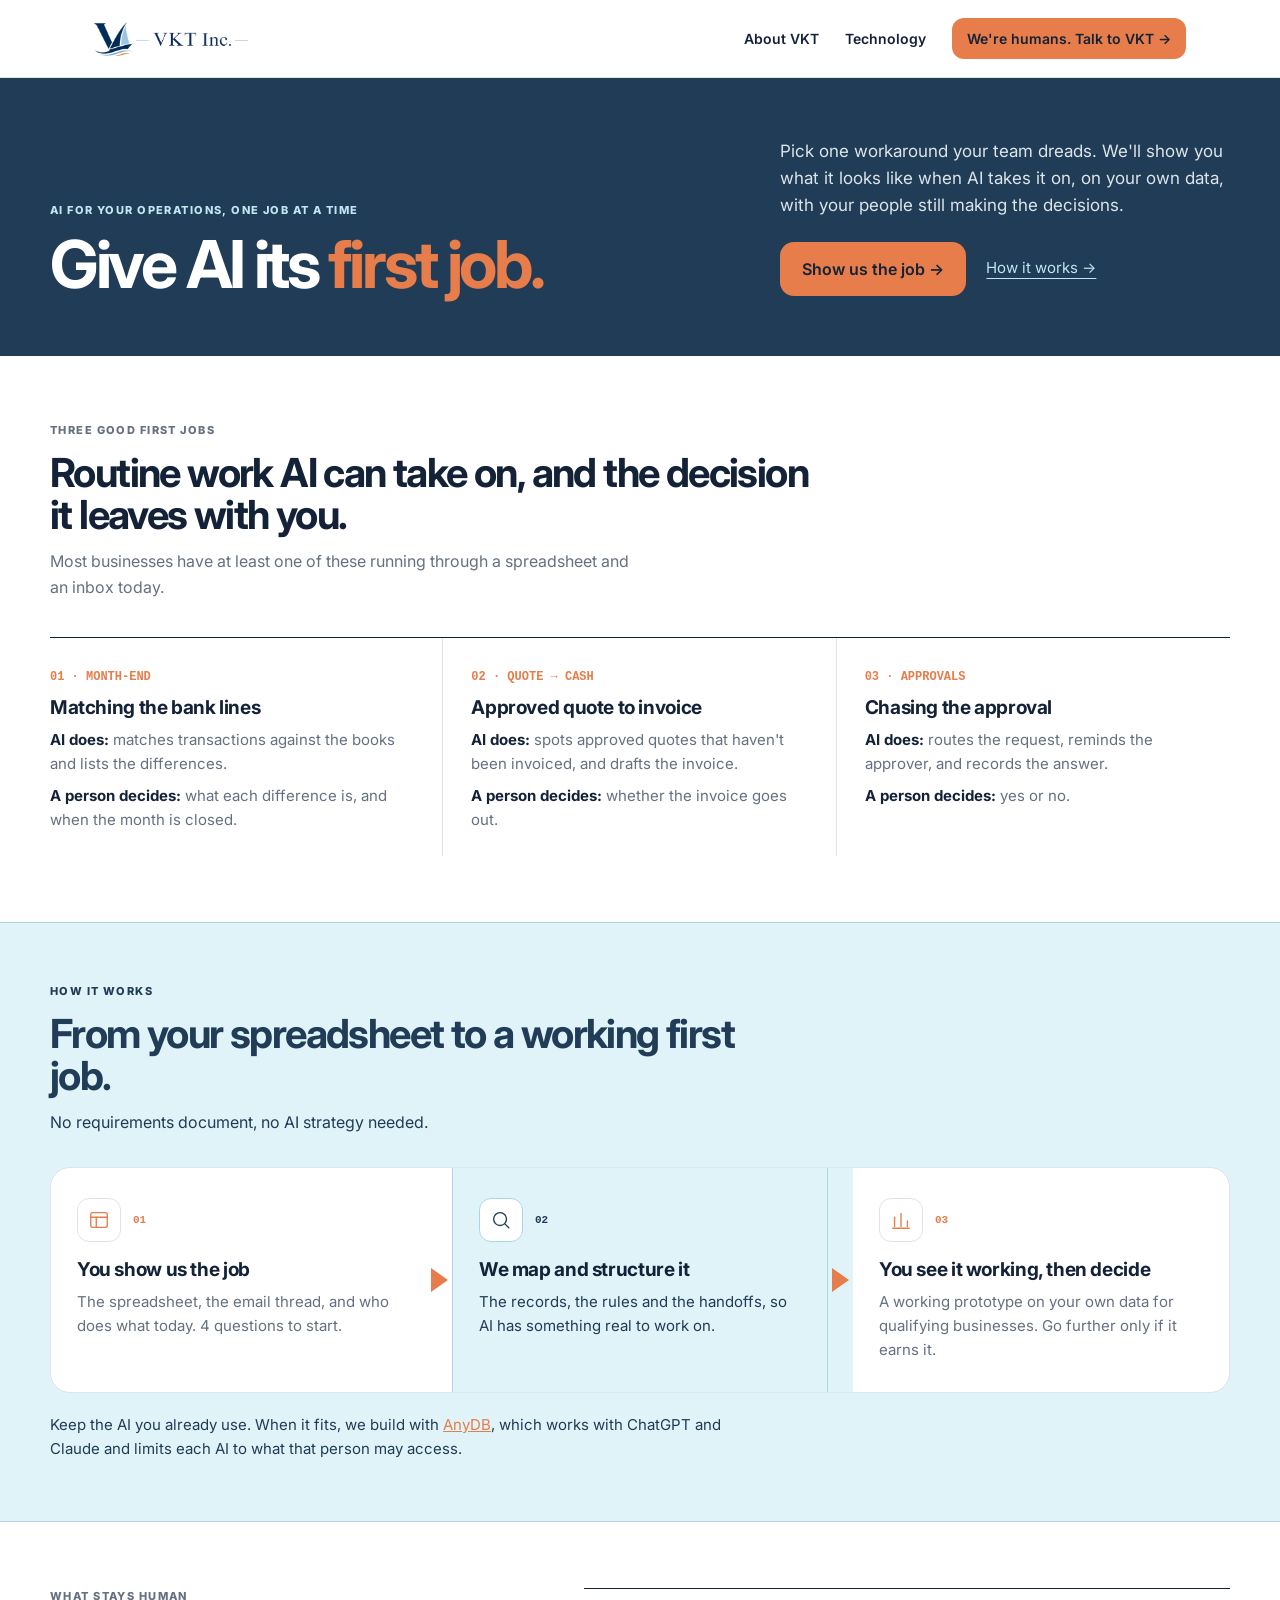
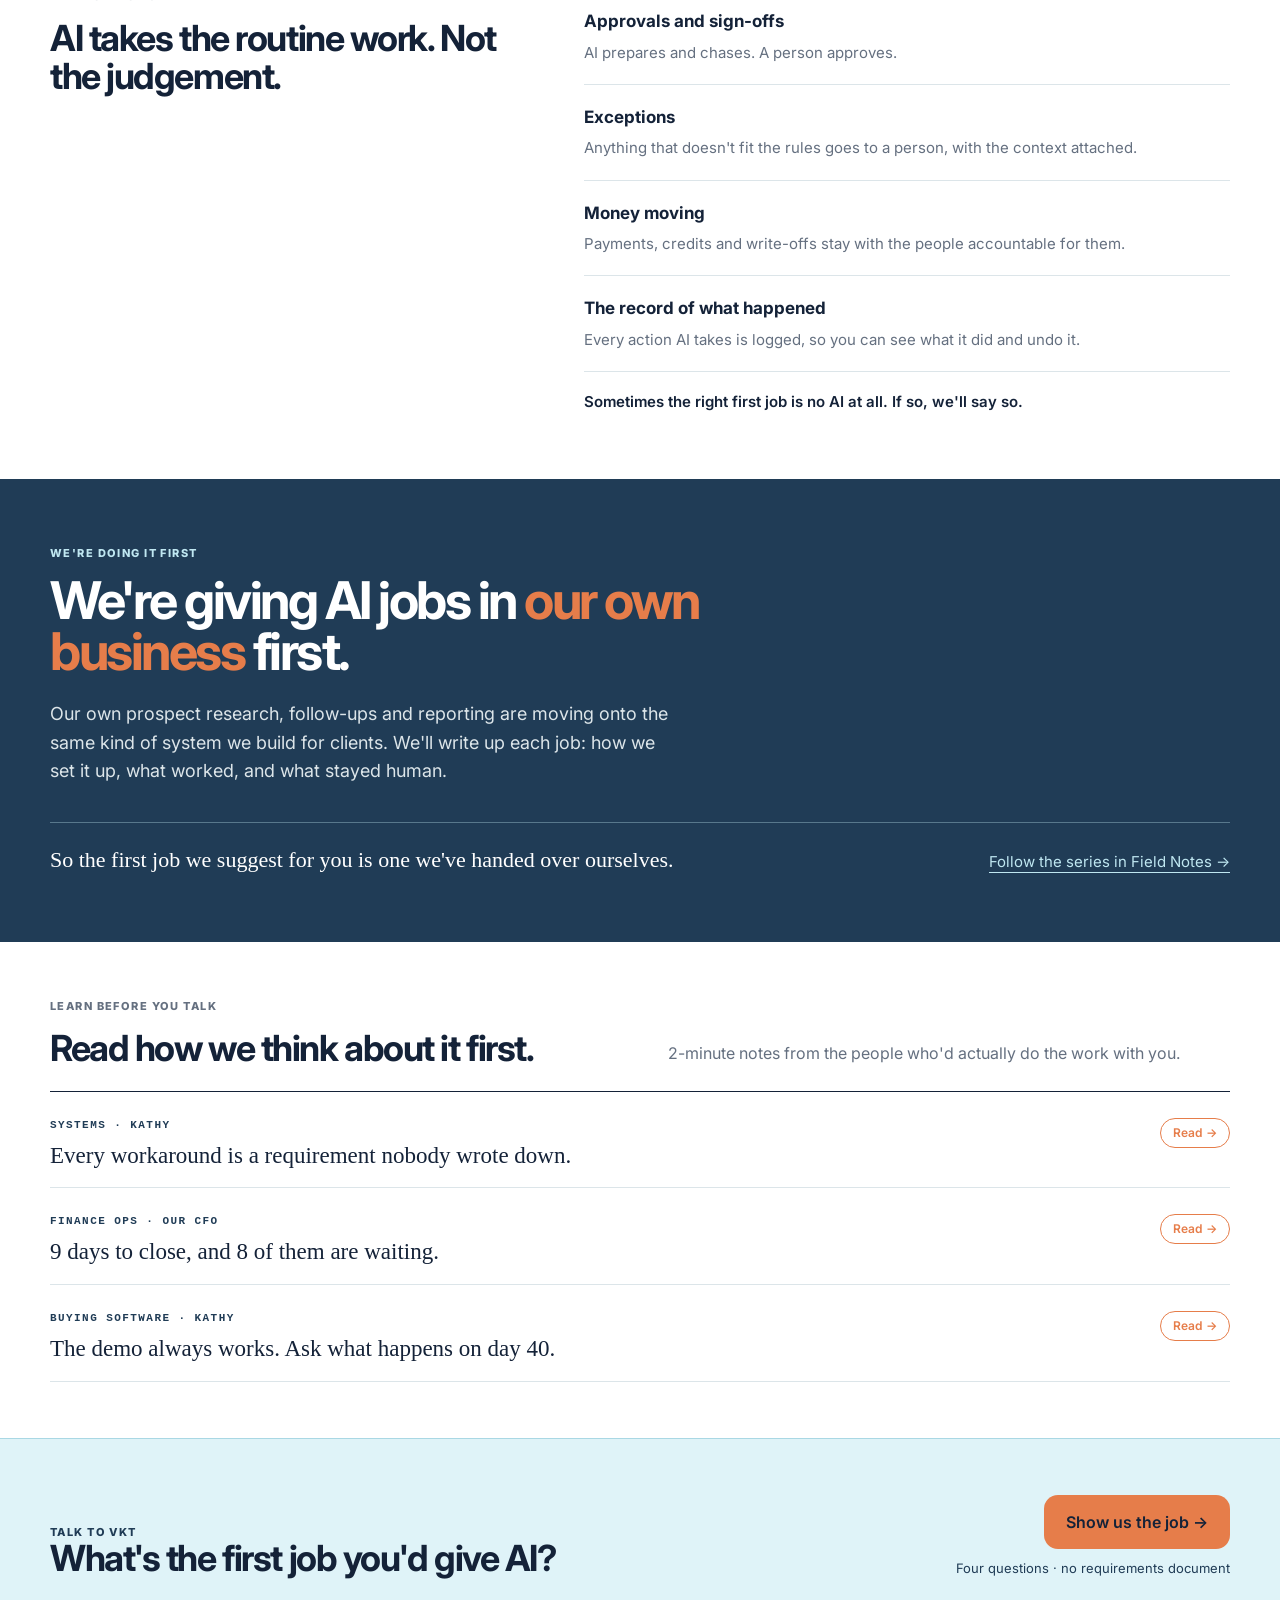
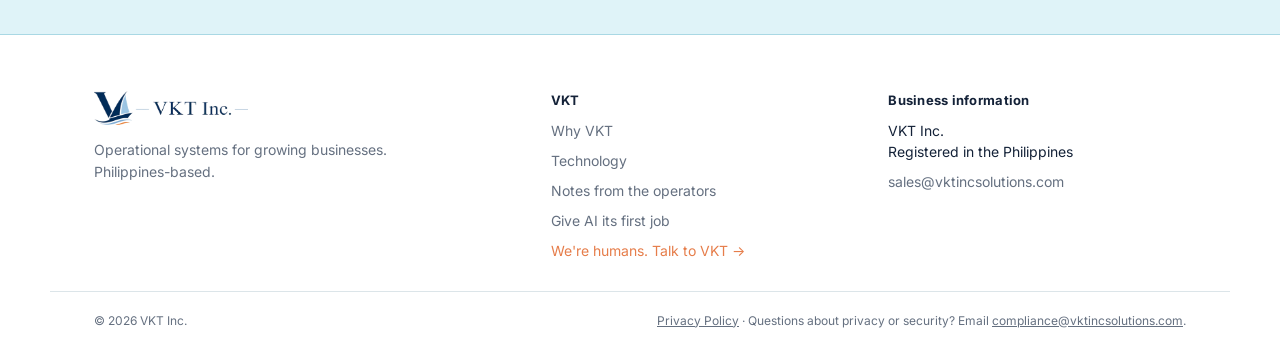
<file: first-job.html>
<!DOCTYPE html>
<html lang="en">
<head>
<meta charset="utf-8">
<meta name="viewport" content="width=device-width, initial-scale=1">
<title>Give AI its first job — VKT Inc.</title>
<meta name="description" content="Pick one workaround your team dreads. VKT shows you what it looks like when AI takes it on, on your own data, with people still deciding.">
<link rel="icon" type="image/png" href="assets/vkt-mark.png">
<link rel="preconnect" href="https://fonts.googleapis.com">
<link rel="stylesheet" href="https://fonts.googleapis.com/css2?family=Inter:wght@400;500;600;700;800&display=swap">
<link rel="stylesheet" href="css/style.css">
</head>
<body>

<header class="site-nav">
  <div class="container">
    <a href="index.html" aria-label="VKT Inc. home"><img src="assets/vkt-logo-nav.png" alt="VKT Inc." class="nav-logo"></a>
    <nav class="nav-links">
      <a href="about.html">About VKT</a>
      <a href="anydb.html">Technology</a>
      <a href="talk-to-us.html" class="nav-cta">We're humans. Talk to VKT →</a>
    </nav>
    <button class="nav-toggle" aria-label="Menu" aria-expanded="false"><i></i><i></i></button>
  </div>
</header>

<section class="hero-simple">
  <div class="container">
    <div>
      <div class="eyebrow on-navy">AI for your operations, one job at a time</div>
      <h1 class="fh-inner" style="margin-top:16px">Give AI its <span>first job.</span></h1>
    </div>
    <div>
      <p>Pick one workaround your team dreads. We'll show you what it looks like when AI takes it on, on your own data, with your people still making the decisions.</p>
      <div class="hero-ctas">
        <a href="talk-to-us.html" class="btn">Show us the job →</a>
        <a href="#how-it-works" class="link-cta on-navy">How it works →</a>
      </div>
    </div>
  </div>
</section>

<section class="section-white">
  <div class="container">
    <div class="section-header stack">
      <div class="eyebrow">Three good first jobs</div>
      <h2 class="fh2" style="margin-top:14px;max-width:760px">Routine work AI can take on, and the decision it leaves with you.</h2>
      <p>Most businesses have at least one of these running through a spreadsheet and an inbox today.</p>
    </div>
    <div class="rule-cols job-cols">
      <div class="rule-col">
        <span>01 · MONTH-END</span>
        <strong>Matching the bank lines</strong>
        <p><b>AI does:</b> matches transactions against the books and lists the differences.</p>
        <p><b>A person decides:</b> what each difference is, and when the month is closed.</p>
      </div>
      <div class="rule-col mid">
        <span>02 · QUOTE → CASH</span>
        <strong>Approved quote to invoice</strong>
        <p><b>AI does:</b> spots approved quotes that haven't been invoiced, and drafts the invoice.</p>
        <p><b>A person decides:</b> whether the invoice goes out.</p>
      </div>
      <div class="rule-col mid">
        <span>03 · APPROVALS</span>
        <strong>Chasing the approval</strong>
        <p><b>AI does:</b> routes the request, reminds the approver, and records the answer.</p>
        <p><b>A person decides:</b> yes or no.</p>
      </div>
    </div>
  </div>
</section>

<section class="section-ice" id="how-it-works">
  <div class="container">
    <div class="section-header stack">
      <div class="eyebrow on-ice">How it works</div>
      <h2 class="fh2" style="margin-top:14px;max-width:720px;color:var(--navy-deep)">From your spreadsheet to a working first job.</h2>
      <p style="color:var(--navy-deep)">No requirements document, no AI strategy needed.</p>
    </div>

    <div class="step-badges" style="background:#fff">
      <div class="step-cell">
        <div class="badge-row"><span class="badge"><svg width="22" height="22" viewBox="0 0 24 24" fill="none" stroke="#E67D4A" stroke-width="1.5" stroke-linecap="round" stroke-linejoin="round"><rect x="3" y="4" width="18" height="16" rx="2"></rect><path d="M3 9h18"></path><path d="M9 9v11"></path></svg></span><span class="idx">01</span></div>
        <strong>You show us the job</strong>
        <p>The spreadsheet, the email thread, and who does what today. 4 questions to start.</p>
      </div>
      <div class="step-arrow"><span></span></div>
      <div class="step-cell ice">
        <div class="badge-row"><span class="badge"><svg width="22" height="22" viewBox="0 0 24 24" fill="none" stroke="#203C56" stroke-width="1.5" stroke-linecap="round" stroke-linejoin="round"><circle cx="11" cy="11" r="7"></circle><path d="m16.5 16.5 4 4"></path></svg></span><span class="idx">02</span></div>
        <strong>We map and structure it</strong>
        <p>The records, the rules and the handoffs, so AI has something real to work on.</p>
      </div>
      <div class="step-arrow ice"><span></span></div>
      <div class="step-cell">
        <div class="badge-row"><span class="badge"><svg width="22" height="22" viewBox="0 0 24 24" fill="none" stroke="#E67D4A" stroke-width="1.5" stroke-linecap="round" stroke-linejoin="round"><path d="M5 19V9"></path><path d="M12 19V5"></path><path d="M19 19v-6"></path><path d="M3 21h18"></path></svg></span><span class="idx">03</span></div>
        <strong>You see it working, then decide</strong>
        <p>A working prototype on your own data for qualifying businesses. Go further only if it earns it.</p>
      </div>
    </div>

    <div class="step-list-card" style="background:#fff">
      <div>
        <span class="badge"><svg width="20" height="20" viewBox="0 0 24 24" fill="none" stroke="#E67D4A" stroke-width="1.5" stroke-linecap="round" stroke-linejoin="round"><rect x="3" y="4" width="18" height="16" rx="2"></rect><path d="M3 9h18"></path><path d="M9 9v11"></path></svg></span>
        <div><strong>You show us the job</strong><p>The spreadsheet, the email thread, and who does what today.</p></div>
      </div>
      <div class="ice">
        <span class="badge"><svg width="20" height="20" viewBox="0 0 24 24" fill="none" stroke="#203C56" stroke-width="1.5" stroke-linecap="round" stroke-linejoin="round"><circle cx="11" cy="11" r="7"></circle><path d="m16.5 16.5 4 4"></path></svg></span>
        <div><strong>We map and structure it</strong><p>The records, the rules and the handoffs.</p></div>
      </div>
      <div>
        <span class="badge"><svg width="20" height="20" viewBox="0 0 24 24" fill="none" stroke="#E67D4A" stroke-width="1.5" stroke-linecap="round" stroke-linejoin="round"><path d="M5 19V9"></path><path d="M12 19V5"></path><path d="M19 19v-6"></path><path d="M3 21h18"></path></svg></span>
        <div><strong>You see it working, then decide</strong><p>A working prototype on your own data for qualifying businesses.</p></div>
      </div>
    </div>

    <p style="margin-top:20px;font-size:15px;line-height:1.6;color:var(--navy-deep);max-width:720px">Keep the AI you already use. When it fits, we build with <a href="anydb.html">AnyDB</a>, which works with ChatGPT and Claude and limits each AI to what that person may access.</p>
  </div>
</section>

<section class="section-white">
  <div class="container split uneven-left">
    <div>
      <div class="eyebrow">What stays human</div>
      <h2 class="fh2-md" style="margin-top:14px">AI takes the routine work. Not the judgement.</h2>
    </div>
    <div class="rule-list human-list">
      <div><strong>Approvals and sign-offs</strong><p>AI prepares and chases. A person approves.</p></div>
      <div><strong>Exceptions</strong><p>Anything that doesn't fit the rules goes to a person, with the context attached.</p></div>
      <div><strong>Money moving</strong><p>Payments, credits and write-offs stay with the people accountable for them.</p></div>
      <div><strong>The record of what happened</strong><p>Every action AI takes is logged, so you can see what it did and undo it.</p></div>
      <p class="tail">Sometimes the right first job is no AI at all. If so, we'll say so.</p>
    </div>
  </div>
</section>

<section class="section-navy why-vkt">
  <div class="container">
    <div class="eyebrow on-navy">We're doing it first</div>
    <h2 class="fh-why2" style="margin-top:14px;max-width:820px;color:#fff">We're giving AI jobs in <span>our own business</span> first.</h2>
    <p>Our own prospect research, follow-ups and reporting are moving onto the same kind of system we build for clients. We'll write up each job: how we set it up, what worked, and what stayed human.</p>
    <div class="why-vkt-quote">
      <p>So the first job we suggest for you is one we've handed over ourselves.</p>
      <a href="field-notes.html" class="link-cta on-navy">Follow the series in Field Notes →</a>
    </div>
  </div>
</section>

<section class="section-tight">
  <div class="container">
    <div class="section-header" style="margin-bottom:24px">
      <div>
        <div class="eyebrow">Learn before you talk</div>
        <h2 class="fh2-md" style="margin-top:14px">Read how we think about it first.</h2>
      </div>
      <p>2-minute notes from the people who'd actually do the work with you.</p>
    </div>
    <div style="border-top:1px solid var(--navy)">
      <a href="field-notes/workarounds-are-requirements.html" class="related-note" style="text-decoration:none;color:inherit"><div><span class="kicker" style="color:var(--navy-deep)">SYSTEMS · KATHY</span><h3 class="serif">Every workaround is a requirement nobody wrote down.</h3></div><span class="coming-soon-badge" style="color:var(--orange);border-color:var(--orange)">Read →</span></a>
      <a href="field-notes/month-end-close.html" class="related-note" style="text-decoration:none;color:inherit"><div><span class="kicker" style="color:var(--navy-deep)">FINANCE OPS · OUR CFO</span><h3 class="serif">9 days to close, and 8 of them are waiting.</h3></div><span class="coming-soon-badge" style="color:var(--orange);border-color:var(--orange)">Read →</span></a>
      <a href="field-notes/demo-day-40.html" class="related-note" style="text-decoration:none;color:inherit"><div><span class="kicker" style="color:var(--navy-deep)">BUYING SOFTWARE · KATHY</span><h3 class="serif">The demo always works. Ask what happens on day 40.</h3></div><span class="coming-soon-badge" style="color:var(--orange);border-color:var(--orange)">Read →</span></a>
    </div>
  </div>
</section>

<div class="cta-band-outer"><div class="cta-band">
  <div>
    <div class="eyebrow on-ice">Talk to VKT</div>
    <h2 class="fh2-md" style="color:var(--navy);max-width:600px">What's the first job you'd give AI?</h2>
  </div>
  <div class="cta-band-actions">
    <a href="talk-to-us.html" class="btn">Show us the job →</a>
    <span>Four questions · no requirements document</span>
  </div>
</div></div>

<footer class="site-footer">
  <div class="footer-links">
    <div class="footer-brand">
      <img src="assets/vkt-logo-nav.png" alt="VKT Inc." style="height:34px;width:auto;flex:none;align-self:flex-start">
      <p>Operational systems for growing businesses.<br>Philippines-based.</p>
    </div>
    <div class="footer-col">
      <strong>VKT</strong>
      <a href="about.html">Why VKT</a>
      <a href="anydb.html">Technology</a>
      <a href="field-notes.html">Notes from the operators</a>
      <a href="first-job.html">Give AI its first job</a>
      <a href="talk-to-us.html" class="cta">We're humans. Talk to VKT →</a>
    </div>
    <div class="footer-col">
      <strong>Business information</strong>
      <span>VKT Inc.<br>Registered in the Philippines</span>
      <a href="mailto:sales@vktincsolutions.com">sales@vktincsolutions.com</a>
    </div>
  </div>
  <div class="footer-bottom">
    <span>© 2026 VKT Inc.</span>
    <span><a href="privacy-policy.html">Privacy Policy</a> · Questions about privacy or security? Email <a href="mailto:compliance@vktincsolutions.com">compliance@vktincsolutions.com</a>.</span>
  </div>
</footer>

<script src="js/main.js"></script>
</body>
</html>
</file>
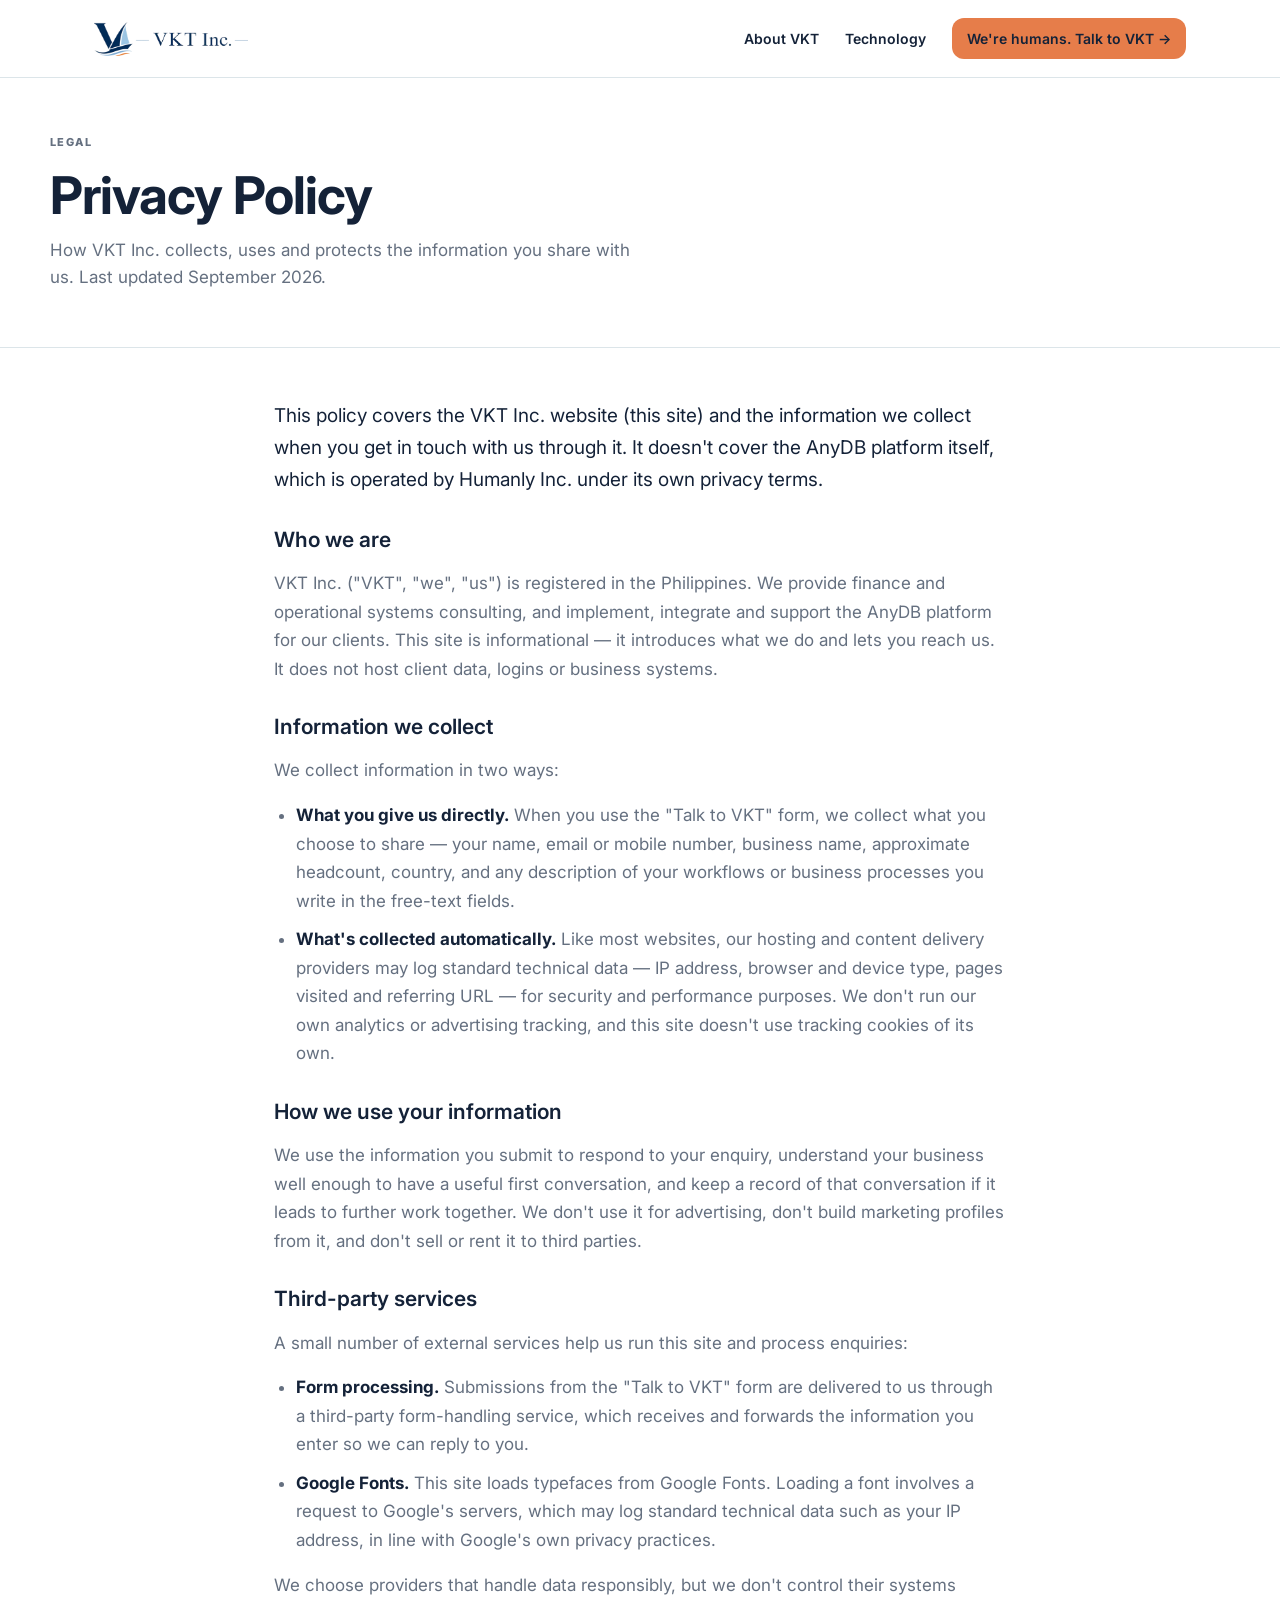
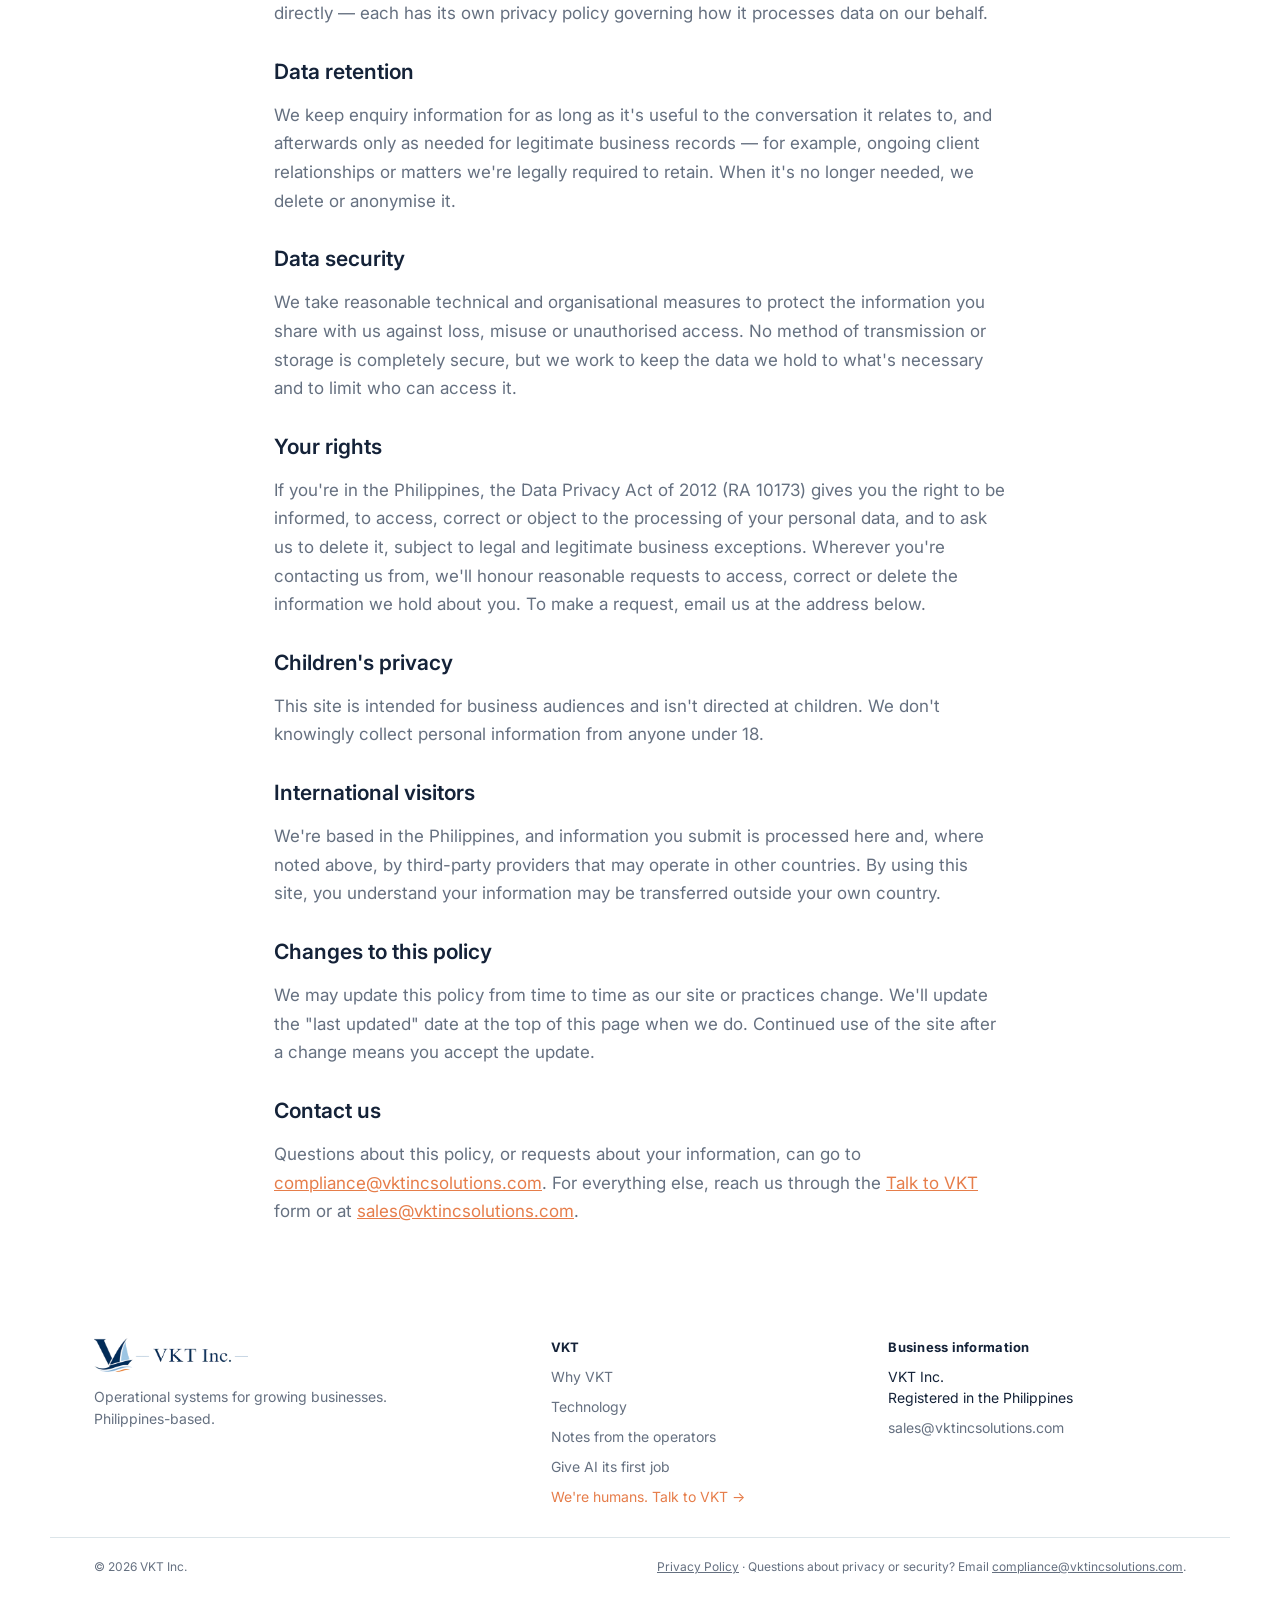
<file: privacy-policy.html>
<!DOCTYPE html>
<html lang="en">
<head>
<meta charset="utf-8">
<meta name="viewport" content="width=device-width, initial-scale=1">
<title>Privacy Policy — VKT Inc.</title>
<meta name="description" content="How VKT Inc. collects, uses and protects the information you share with us.">
<link rel="icon" type="image/png" href="assets/vkt-mark.png">
<link rel="preconnect" href="https://fonts.googleapis.com">
<link rel="stylesheet" href="https://fonts.googleapis.com/css2?family=Inter:wght@400;500;600;700;800&display=swap">
<link rel="stylesheet" href="css/style.css">
</head>
<body>

<header class="site-nav">
  <div class="container">
    <a href="index.html" aria-label="VKT Inc. home"><img src="assets/vkt-logo-nav.png" alt="VKT Inc." class="nav-logo"></a>
    <nav class="nav-links">
      <a href="about.html">About VKT</a>
      <a href="anydb.html">Technology</a>
      <a href="talk-to-us.html" class="nav-cta">We're humans. Talk to VKT →</a>
    </nav>
    <button class="nav-toggle" aria-label="Menu" aria-expanded="false"><i></i><i></i></button>
  </div>
</header>

<section class="section-tight" style="border-bottom:1px solid var(--line)">
  <div class="container">
    <div class="eyebrow">Legal</div>
    <h1 class="fh-notes" style="margin-top:18px;max-width:760px">Privacy Policy</h1>
    <p style="margin-top:14px;font-size:17px;line-height:1.6;color:var(--muted);max-width:600px">How VKT Inc. collects, uses and protects the information you share with us. Last updated September 2026.</p>
  </div>
</section>

<article>
  <div class="article-body" style="padding-top:36px">
    <p class="lede">This policy covers the VKT Inc. website (this site) and the information we collect when you get in touch with us through it. It doesn't cover the AnyDB platform itself, which is operated by Humanly Inc. under its own privacy terms.</p>

    <h2>Who we are</h2>
    <p>VKT Inc. ("VKT", "we", "us") is registered in the Philippines. We provide finance and operational systems consulting, and implement, integrate and support the AnyDB platform for our clients. This site is informational — it introduces what we do and lets you reach us. It does not host client data, logins or business systems.</p>

    <h2>Information we collect</h2>
    <p>We collect information in two ways:</p>
    <ul>
      <li><strong>What you give us directly.</strong> When you use the "Talk to VKT" form, we collect what you choose to share — your name, email or mobile number, business name, approximate headcount, country, and any description of your workflows or business processes you write in the free-text fields.</li>
      <li><strong>What's collected automatically.</strong> Like most websites, our hosting and content delivery providers may log standard technical data — IP address, browser and device type, pages visited and referring URL — for security and performance purposes. We don't run our own analytics or advertising tracking, and this site doesn't use tracking cookies of its own.</li>
    </ul>

    <h2>How we use your information</h2>
    <p>We use the information you submit to respond to your enquiry, understand your business well enough to have a useful first conversation, and keep a record of that conversation if it leads to further work together. We don't use it for advertising, don't build marketing profiles from it, and don't sell or rent it to third parties.</p>

    <h2>Third-party services</h2>
    <p>A small number of external services help us run this site and process enquiries:</p>
    <ul>
      <li><strong>Form processing.</strong> Submissions from the "Talk to VKT" form are delivered to us through a third-party form-handling service, which receives and forwards the information you enter so we can reply to you.</li>
      <li><strong>Google Fonts.</strong> This site loads typefaces from Google Fonts. Loading a font involves a request to Google's servers, which may log standard technical data such as your IP address, in line with Google's own privacy practices.</li>
    </ul>
    <p>We choose providers that handle data responsibly, but we don't control their systems directly — each has its own privacy policy governing how it processes data on our behalf.</p>

    <h2>Data retention</h2>
    <p>We keep enquiry information for as long as it's useful to the conversation it relates to, and afterwards only as needed for legitimate business records — for example, ongoing client relationships or matters we're legally required to retain. When it's no longer needed, we delete or anonymise it.</p>

    <h2>Data security</h2>
    <p>We take reasonable technical and organisational measures to protect the information you share with us against loss, misuse or unauthorised access. No method of transmission or storage is completely secure, but we work to keep the data we hold to what's necessary and to limit who can access it.</p>

    <h2>Your rights</h2>
    <p>If you're in the Philippines, the Data Privacy Act of 2012 (RA 10173) gives you the right to be informed, to access, correct or object to the processing of your personal data, and to ask us to delete it, subject to legal and legitimate business exceptions. Wherever you're contacting us from, we'll honour reasonable requests to access, correct or delete the information we hold about you. To make a request, email us at the address below.</p>

    <h2>Children's privacy</h2>
    <p>This site is intended for business audiences and isn't directed at children. We don't knowingly collect personal information from anyone under 18.</p>

    <h2>International visitors</h2>
    <p>We're based in the Philippines, and information you submit is processed here and, where noted above, by third-party providers that may operate in other countries. By using this site, you understand your information may be transferred outside your own country.</p>

    <h2>Changes to this policy</h2>
    <p>We may update this policy from time to time as our site or practices change. We'll update the "last updated" date at the top of this page when we do. Continued use of the site after a change means you accept the update.</p>

    <h2>Contact us</h2>
    <p>Questions about this policy, or requests about your information, can go to <a href="mailto:compliance@vktincsolutions.com">compliance@vktincsolutions.com</a>. For everything else, reach us through the <a href="talk-to-us.html">Talk to VKT</a> form or at <a href="mailto:sales@vktincsolutions.com">sales@vktincsolutions.com</a>.</p>
  </div>

  <footer class="site-footer">
    <div class="footer-links">
      <div class="footer-brand">
        <img src="assets/vkt-logo-nav.png" alt="VKT Inc." style="height:34px;width:auto;flex:none;align-self:flex-start">
        <p>Operational systems for growing businesses.<br>Philippines-based.</p>
      </div>
      <div class="footer-col">
        <strong>VKT</strong>
        <a href="about.html">Why VKT</a>
        <a href="anydb.html">Technology</a>
        <a href="field-notes.html">Notes from the operators</a>
        <a href="first-job.html">Give AI its first job</a>
        <a href="talk-to-us.html" class="cta">We're humans. Talk to VKT →</a>
      </div>
      <div class="footer-col">
        <strong>Business information</strong>
        <span>VKT Inc.<br>Registered in the Philippines</span>
        <a href="mailto:sales@vktincsolutions.com">sales@vktincsolutions.com</a>
      </div>
    </div>
    <div class="footer-bottom">
      <span>© 2026 VKT Inc.</span>
      <span><a href="privacy-policy.html">Privacy Policy</a> · Questions about privacy or security? Email <a href="mailto:compliance@vktincsolutions.com">compliance@vktincsolutions.com</a>.</span>
    </div>
  </footer>
</article>

<script src="js/main.js"></script>
</body>
</html>
</file>
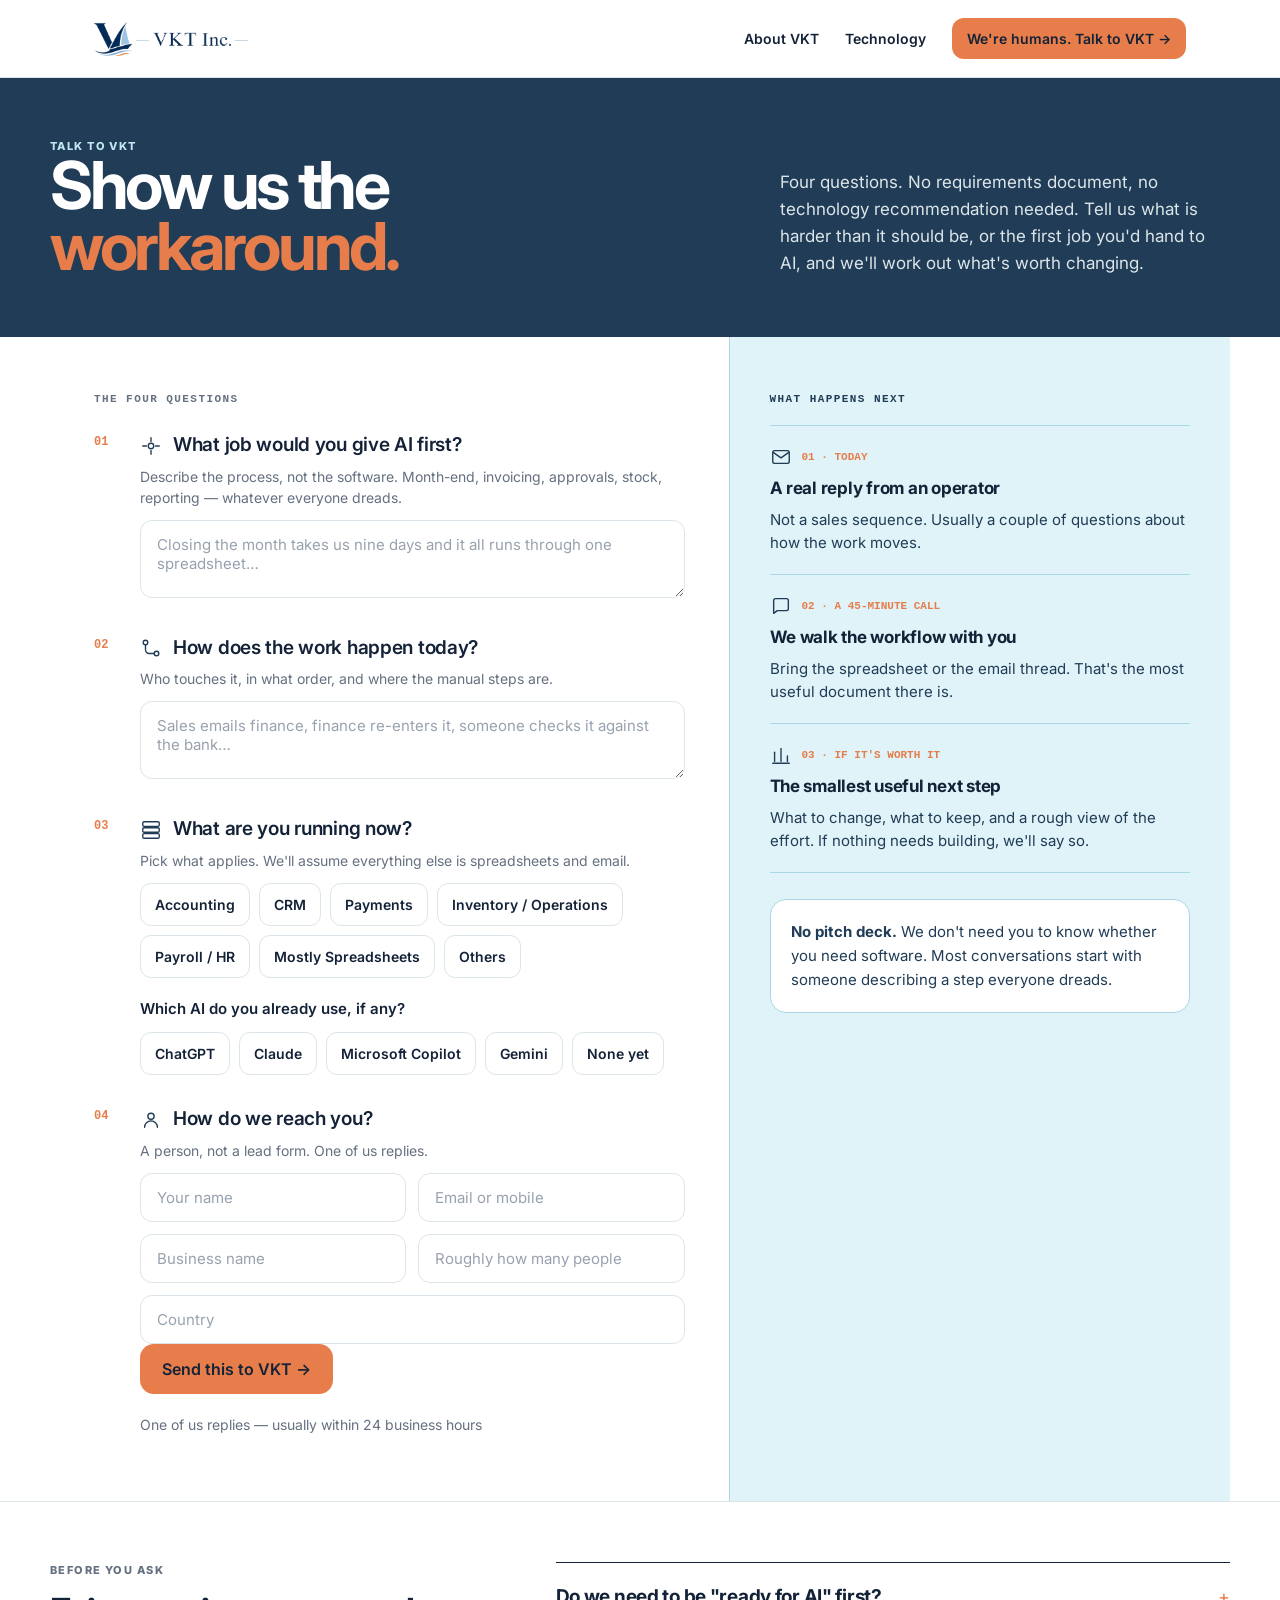
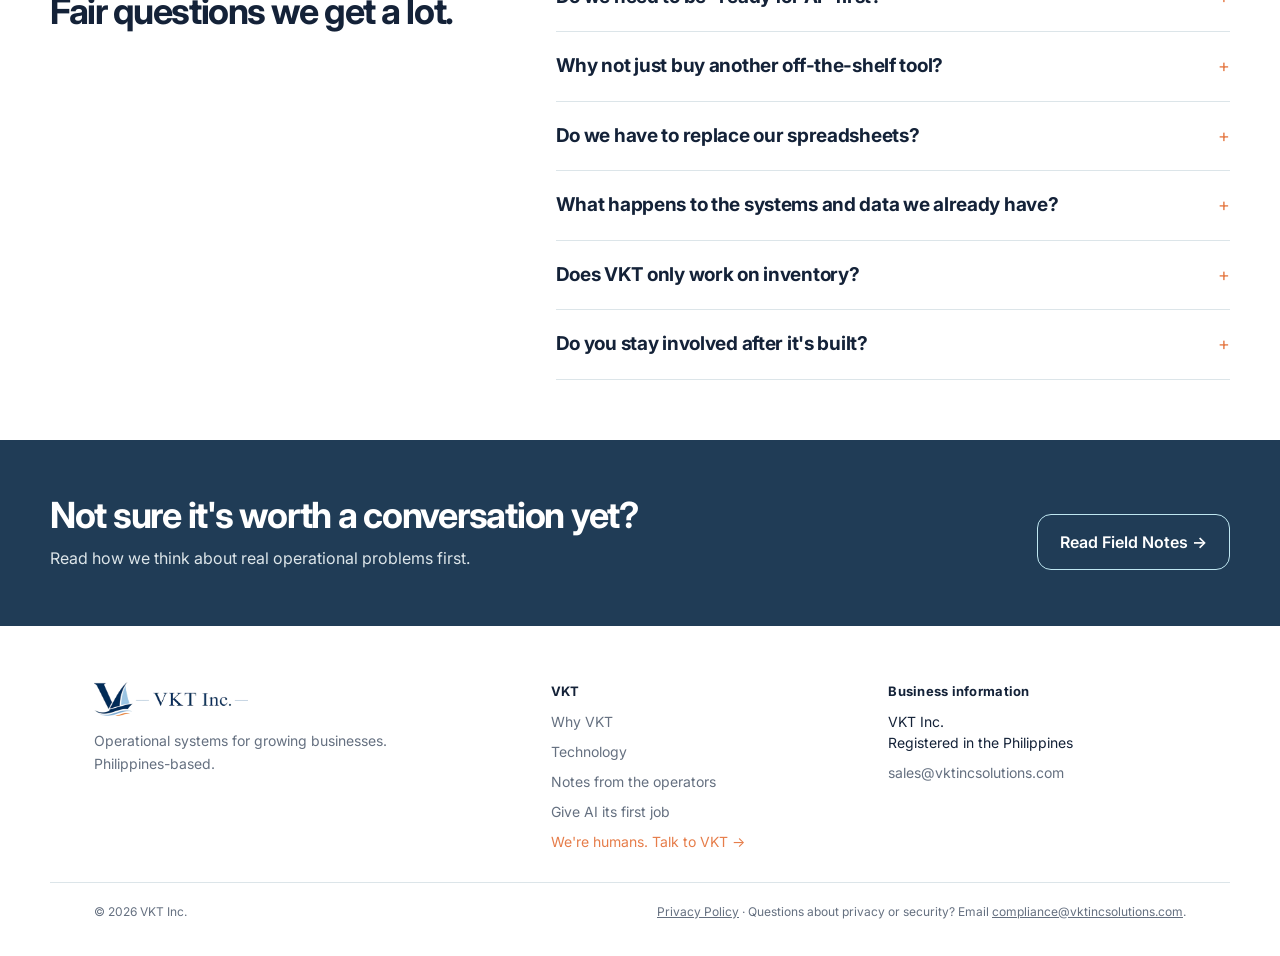
<file: talk-to-us.html>
<!DOCTYPE html>
<html lang="en">
<head>
<meta charset="utf-8">
<meta name="viewport" content="width=device-width, initial-scale=1">
<title>Talk to VKT — Show us the workaround</title>
<meta name="description" content="Four questions. No requirements document, no technology recommendation needed. Tell VKT what is harder than it should be, or the first job you'd give AI.">
<link rel="icon" type="image/png" href="assets/vkt-mark.png">
<link rel="preconnect" href="https://fonts.googleapis.com">
<link rel="stylesheet" href="https://fonts.googleapis.com/css2?family=Inter:wght@400;500;600;700;800&display=swap">
<link rel="stylesheet" href="css/style.css">
</head>
<body>

<header class="site-nav">
  <div class="container">
    <a href="index.html" aria-label="VKT Inc. home"><img src="assets/vkt-logo-nav.png" alt="VKT Inc." class="nav-logo"></a>
    <nav class="nav-links">
      <a href="about.html">About VKT</a>
      <a href="anydb.html">Technology</a>
      <a href="talk-to-us.html" class="nav-cta">We're humans. Talk to VKT →</a>
    </nav>
    <button class="nav-toggle" aria-label="Menu" aria-expanded="false"><i></i><i></i></button>
  </div>
</header>

<section class="hero-simple">
  <div class="container">
    <div>
      <div class="eyebrow on-navy">Talk to VKT</div>
      <h1 class="fh-inner">Show us the <span>workaround.</span></h1>
    </div>
    <p>Four questions. No requirements document, no technology recommendation needed. Tell us what is harder than it should be, or the first job you'd hand to AI, and we'll work out what's worth changing.</p>
  </div>
</section>

<div data-talk-region>

  <!-- EDITING STATE -->
  <div class="form-grid state-panel" data-state="editing">
    <form class="form-col" data-talk-form action="https://api.web3forms.com/submit" method="POST" novalidate>
      <input type="hidden" name="access_key" value="ec2ac0b2-8084-48bc-8ba3-359edb222c0d">
      <input type="hidden" name="subject" value="New Talk to VKT submission">
      <input type="checkbox" name="botcheck" style="display:none" tabindex="-1" autocomplete="off">
      <div class="kicker">THE FOUR QUESTIONS</div>
      <div class="questions">

        <div class="question">
          <span class="num">01</span>
          <div>
            <label for="q-friction"><svg width="22" height="22" viewBox="0 0 24 24" fill="none" stroke="#203C56" stroke-width="1.5" stroke-linecap="round" stroke-linejoin="round"><path d="M12 3v4"></path><path d="M12 17v4"></path><path d="M3 12h4"></path><path d="M17 12h4"></path><circle cx="12" cy="12" r="3"></circle></svg>What job would you give AI first?</label>
            <p>Describe the process, not the software. Month-end, invoicing, approvals, stock, reporting — whatever everyone dreads.</p>
            <textarea id="q-friction" name="friction" class="field" placeholder="Closing the month takes us nine days and it all runs through one spreadsheet…"></textarea>
          </div>
        </div>

        <div class="question">
          <span class="num">02</span>
          <div>
            <label for="q-today"><svg width="22" height="22" viewBox="0 0 24 24" fill="none" stroke="#203C56" stroke-width="1.5" stroke-linecap="round" stroke-linejoin="round"><circle cx="6" cy="6" r="2.5"></circle><circle cx="18" cy="18" r="2.5"></circle><path d="M6 8.5V14a4 4 0 0 0 4 4h5.5"></path></svg>How does the work happen today?</label>
            <p>Who touches it, in what order, and where the manual steps are.</p>
            <textarea id="q-today" name="howItWorksToday" class="field" placeholder="Sales emails finance, finance re-enters it, someone checks it against the bank…"></textarea>
          </div>
        </div>

        <div class="question">
          <span class="num">03</span>
          <div>
            <label><svg width="22" height="22" viewBox="0 0 24 24" fill="none" stroke="#203C56" stroke-width="1.5" stroke-linecap="round" stroke-linejoin="round"><rect x="3" y="3" width="18" height="5" rx="1.5"></rect><rect x="3" y="9.5" width="18" height="5" rx="1.5"></rect><rect x="3" y="16" width="18" height="5" rx="1.5"></rect></svg>What are you running now?</label>
            <p>Pick what applies. We'll assume everything else is spreadsheets and email.</p>
            <div class="chip-row">
              <span class="chip">Accounting</span>
              <span class="chip">CRM</span>
              <span class="chip">Payments</span>
              <span class="chip">Inventory / Operations</span>
              <span class="chip">Payroll / HR</span>
              <span class="chip">Mostly Spreadsheets</span>
              <span class="chip" data-chip-other>Others</span>
            </div>
            <input class="field" name="runningNowOther" placeholder="What else are you running?" style="margin-top:12px" hidden data-chip-other-field>
            <input type="hidden" name="runningNow" data-chip-hidden>
            <div class="ai-in-use">
              <p>Which AI do you already use, if any?</p>
              <div class="chip-row">
                <span class="chip">ChatGPT</span>
                <span class="chip">Claude</span>
                <span class="chip">Microsoft Copilot</span>
                <span class="chip">Gemini</span>
                <span class="chip">None yet</span>
              </div>
              <input type="hidden" name="aiInUse" data-chip-hidden>
            </div>
          </div>
        </div>

        <div class="question">
          <span class="num">04</span>
          <div>
            <label><svg width="22" height="22" viewBox="0 0 24 24" fill="none" stroke="#203C56" stroke-width="1.5" stroke-linecap="round" stroke-linejoin="round"><circle cx="12" cy="8" r="3.4"></circle><path d="M5 20a7 7 0 0 1 14 0"></path></svg>How do we reach you?</label>
            <p>A person, not a lead form. One of us replies.</p>
            <div class="field-2col">
              <input class="field" name="name" placeholder="Your name">
              <input class="field" name="contact" placeholder="Email or mobile">
              <input class="field" name="business" placeholder="Business name">
              <input class="field" name="headcount" placeholder="Roughly how many people">
              <input class="field" name="country" placeholder="Country" style="grid-column:1 / -1">
            </div>
          </div>
        </div>
      </div>

      <div class="form-submit">
        <button type="submit" class="btn">Send this to VKT →</button>
        <span>One of us replies — usually within 24 business hours</span>
      </div>
      <div class="form-error" style="padding-left:46px"></div>
    </form>

    <aside class="next-steps">
      <div class="kicker" style="color:var(--navy-deep)">WHAT HAPPENS NEXT</div>
      <div class="next-steps-list">
        <div>
          <div class="step-head"><svg width="22" height="22" viewBox="0 0 24 24" fill="none" stroke="#203C56" stroke-width="1.5" stroke-linecap="round" stroke-linejoin="round"><rect x="3" y="5" width="18" height="14" rx="2"></rect><path d="m3.5 7 8.5 6 8.5-6"></path></svg><span>01 · TODAY</span></div>
          <strong>A real reply from an operator</strong>
          <p>Not a sales sequence. Usually a couple of questions about how the work moves.</p>
        </div>
        <div>
          <div class="step-head"><svg width="22" height="22" viewBox="0 0 24 24" fill="none" stroke="#203C56" stroke-width="1.5" stroke-linecap="round" stroke-linejoin="round"><path d="M20 15a2 2 0 0 1-2 2H8l-4 3V6a2 2 0 0 1 2-2h12a2 2 0 0 1 2 2z"></path></svg><span>02 · A 45-MINUTE CALL</span></div>
          <strong>We walk the workflow with you</strong>
          <p>Bring the spreadsheet or the email thread. That's the most useful document there is.</p>
        </div>
        <div>
          <div class="step-head"><svg width="22" height="22" viewBox="0 0 24 24" fill="none" stroke="#203C56" stroke-width="1.5" stroke-linecap="round" stroke-linejoin="round"><path d="M5 19V9"></path><path d="M12 19V5"></path><path d="M19 19v-6"></path><path d="M3 21h18"></path></svg><span>03 · IF IT'S WORTH IT</span></div>
          <strong>The smallest useful next step</strong>
          <p>What to change, what to keep, and a rough view of the effort. If nothing needs building, we'll say so.</p>
        </div>
      </div>
      <div class="next-steps-note">
        <p><strong>No pitch deck.</strong> We don't need you to know whether you need software. Most conversations start with someone describing a step everyone dreads.</p>
      </div>
    </aside>
  </div>

  <!-- SENT STATE -->
  <div class="state-panel" data-state="sent" hidden>
    <div class="sent-grid">
      <div>
        <div class="sent-head">
          <svg width="30" height="30" viewBox="0 0 24 24" fill="none" stroke="#E67D4A" stroke-width="1.6" stroke-linecap="round" stroke-linejoin="round"><path d="M20.5 6.5 10 17l-5-5"></path></svg>
          <span>SENT</span>
        </div>
        <h1 class="fh-sent" style="margin-top:20px;max-width:760px">Thanks — that's with <span style="color:var(--orange)">Kathy.</span></h1>
        <p class="sent-lede">She reads these herself. Expect a reply today, usually with a couple of questions about how the work moves.</p>
        <div class="hero-ctas">
          <a href="field-notes.html" class="btn">Read Field Notes while you wait →</a>
          <a href="talk-to-us.html" class="link-cta" data-send-another>Something wrong? Send another →</a>
        </div>
      </div>
      <div class="receipt-card">
        <div class="receipt-row receipt-head">
          <span>WHAT YOU SENT</span>
          <span style="font-size:12px;color:var(--muted)">Ref VKT-0472</span>
        </div>
        <div class="receipt-row">
          <span class="label">The job you'd give AI first</span>
          <p data-echo="friction">—</p>
        </div>
        <div class="receipt-row">
          <span class="label">What you're running</span>
          <div class="receipt-chips">
            <span>Accounting</span>
            <span>Payments</span>
            <span>Mostly Spreadsheets</span>
          </div>
        </div>
        <div class="receipt-row paper">
          <span class="label">Replying to</span>
          <p><span data-echo="name">—</span> · <span data-echo="business">—</span></p>
        </div>
      </div>
    </div>

    <div class="section-ice">
      <div class="container">
        <div class="kicker" style="color:var(--navy-deep);margin-bottom:22px">WHAT HAPPENS NEXT</div>
        <div class="next-cards">
          <div><span>TODAY</span><strong>Kathy replies</strong><p>A real reply, not a sequence.</p></div>
          <div class="highlight"><span>45 MINUTES</span><strong>We walk the workflow</strong><p>Bring the spreadsheet — that's the useful document.</p></div>
          <div><span>IF IT'S WORTH IT</span><strong>The smallest useful step</strong><p>If nothing needs building, we'll say so.</p></div>
        </div>
      </div>
    </div>
  </div>

  <!-- FAILED STATE -->
  <div class="state-panel" data-state="failed" hidden>
    <div class="fail-panel-outer"><div class="fail-panel">
      <div class="fail-header">
        <svg width="26" height="26" viewBox="0 0 24 24" fill="none" stroke="#E67D4A" stroke-width="1.6" stroke-linecap="round" stroke-linejoin="round" style="margin-top:2px"><circle cx="12" cy="12" r="9"></circle><path d="M12 7.5v5"></path><circle cx="12" cy="16.5" r=".9" fill="#E67D4A"></circle></svg>
        <div>
          <strong>That didn't send.</strong>
          <p>Your answers are still here — nothing was lost. Try again, and if it fails twice the connection is on our side, not yours.</p>
          <div style="display:flex;gap:18px;align-items:center;margin-top:16px;flex-wrap:wrap">
            <button class="btn" data-try-again>Try again →</button>
          </div>
        </div>
      </div>
      <div class="fail-body">
        <span class="kicker">YOUR ANSWERS, STILL EDITABLE</span>
        <div class="fail-fields">
          <div class="field" data-echo="friction" style="min-height:auto">—</div>
          <div class="field-2col">
            <div class="field" data-echo="name">—</div>
            <div class="field" data-echo="business">—</div>
          </div>
        </div>
      </div>
    </div></div>
  </div>

</div>

<section class="section" style="border-top:1px solid var(--line)">
  <div class="container split uneven-left-wide">
    <div>
      <div class="eyebrow">Before you ask</div>
      <h2 class="fh2-md" style="margin-top:14px">Fair questions we get a lot.</h2>
    </div>
    <div class="faq">
      <div class="faq-item">
        <button class="faq-q" aria-expanded="false"><strong>Do we need to be "ready for AI" first?</strong><span class="icon">+</span></button>
        <p class="faq-a" hidden>No. Nobody starts ready. We start with one process, structure it so people and AI can work on it, and give AI one job with a person approving. If AI isn't the right answer for that job, we'll say so.</p>
      </div>
      <div class="faq-item">
        <button class="faq-q" aria-expanded="false"><strong>Why not just buy another off-the-shelf tool?</strong><span class="icon">+</span></button>
        <p class="faq-a" hidden>You might, and hundreds of capable tools already exist. The hard part is choosing, configuring and connecting technology around the process you actually run. Another tool on top of a workflow nobody has mapped usually adds work rather than removing it.</p>
      </div>
      <div class="faq-item">
        <button class="faq-q" aria-expanded="false"><strong>Do we have to replace our spreadsheets?</strong><span class="icon">+</span></button>
        <p class="faq-a" hidden>No. Spreadsheets are often the right tool. The issue is when the business depends on one, or when people spend more time checking versions and chasing updates than doing the work.</p>
      </div>
      <div class="faq-item">
        <button class="faq-q" aria-expanded="false"><strong>What happens to the systems and data we already have?</strong><span class="icon">+</span></button>
        <p class="faq-a" hidden>They usually stay. We start by working out what already does its job, then simplify, connect or automate around it. Replacing a working system needs a reason.</p>
      </div>
      <div class="faq-item">
        <button class="faq-q" aria-expanded="false"><strong>Does VKT only work on inventory?</strong><span class="icon">+</span></button>
        <p class="faq-a" hidden>No. Inventory and operational workflow is a common starting point because the pain is concrete, but the same approach applies to any other areas such as finance operations, insurance claims, approvals, quote-to-cash and reporting.</p>
      </div>
      <div class="faq-item">
        <button class="faq-q" aria-expanded="false"><strong>Do you stay involved after it's built?</strong><span class="icon">+</span></button>
        <p class="faq-a" hidden>Yes. Implementation and support are part of the work, not a separate contract to chase. Adoption is where most operational projects quietly fail.</p>
      </div>
    </div>
  </div>
</section>

<div class="cta-band-navy-outer"><div class="cta-band-navy">
  <div>
    <h2 class="fh2-md">Not sure it's worth a conversation yet?</h2>
    <p>Read how we think about real operational problems first.</p>
  </div>
  <a href="field-notes.html" class="btn-outline-on-navy">Read Field Notes →</a>
</div></div>

<footer class="site-footer">
  <div class="footer-links">
    <div class="footer-brand">
      <img src="assets/vkt-logo-nav.png" alt="VKT Inc." style="height:34px;width:auto;flex:none;align-self:flex-start">
      <p>Operational systems for growing businesses.<br>Philippines-based.</p>
    </div>
    <div class="footer-col">
      <strong>VKT</strong>
      <a href="about.html">Why VKT</a>
      <a href="anydb.html">Technology</a>
      <a href="field-notes.html">Notes from the operators</a>
      <a href="first-job.html">Give AI its first job</a>
      <a href="talk-to-us.html" class="cta">We're humans. Talk to VKT →</a>
    </div>
    <div class="footer-col">
      <strong>Business information</strong>
      <span>VKT Inc.<br>Registered in the Philippines</span>
      <a href="mailto:sales@vktincsolutions.com">sales@vktincsolutions.com</a>
    </div>
  </div>
  <div class="footer-bottom">
    <span>© 2026 VKT Inc.</span>
    <span><a href="privacy-policy.html">Privacy Policy</a> · Questions about privacy or security? Email <a href="mailto:compliance@vktincsolutions.com">compliance@vktincsolutions.com</a>.</span>
  </div>
</footer>

<script src="js/main.js"></script>
</body>
</html>
</file>
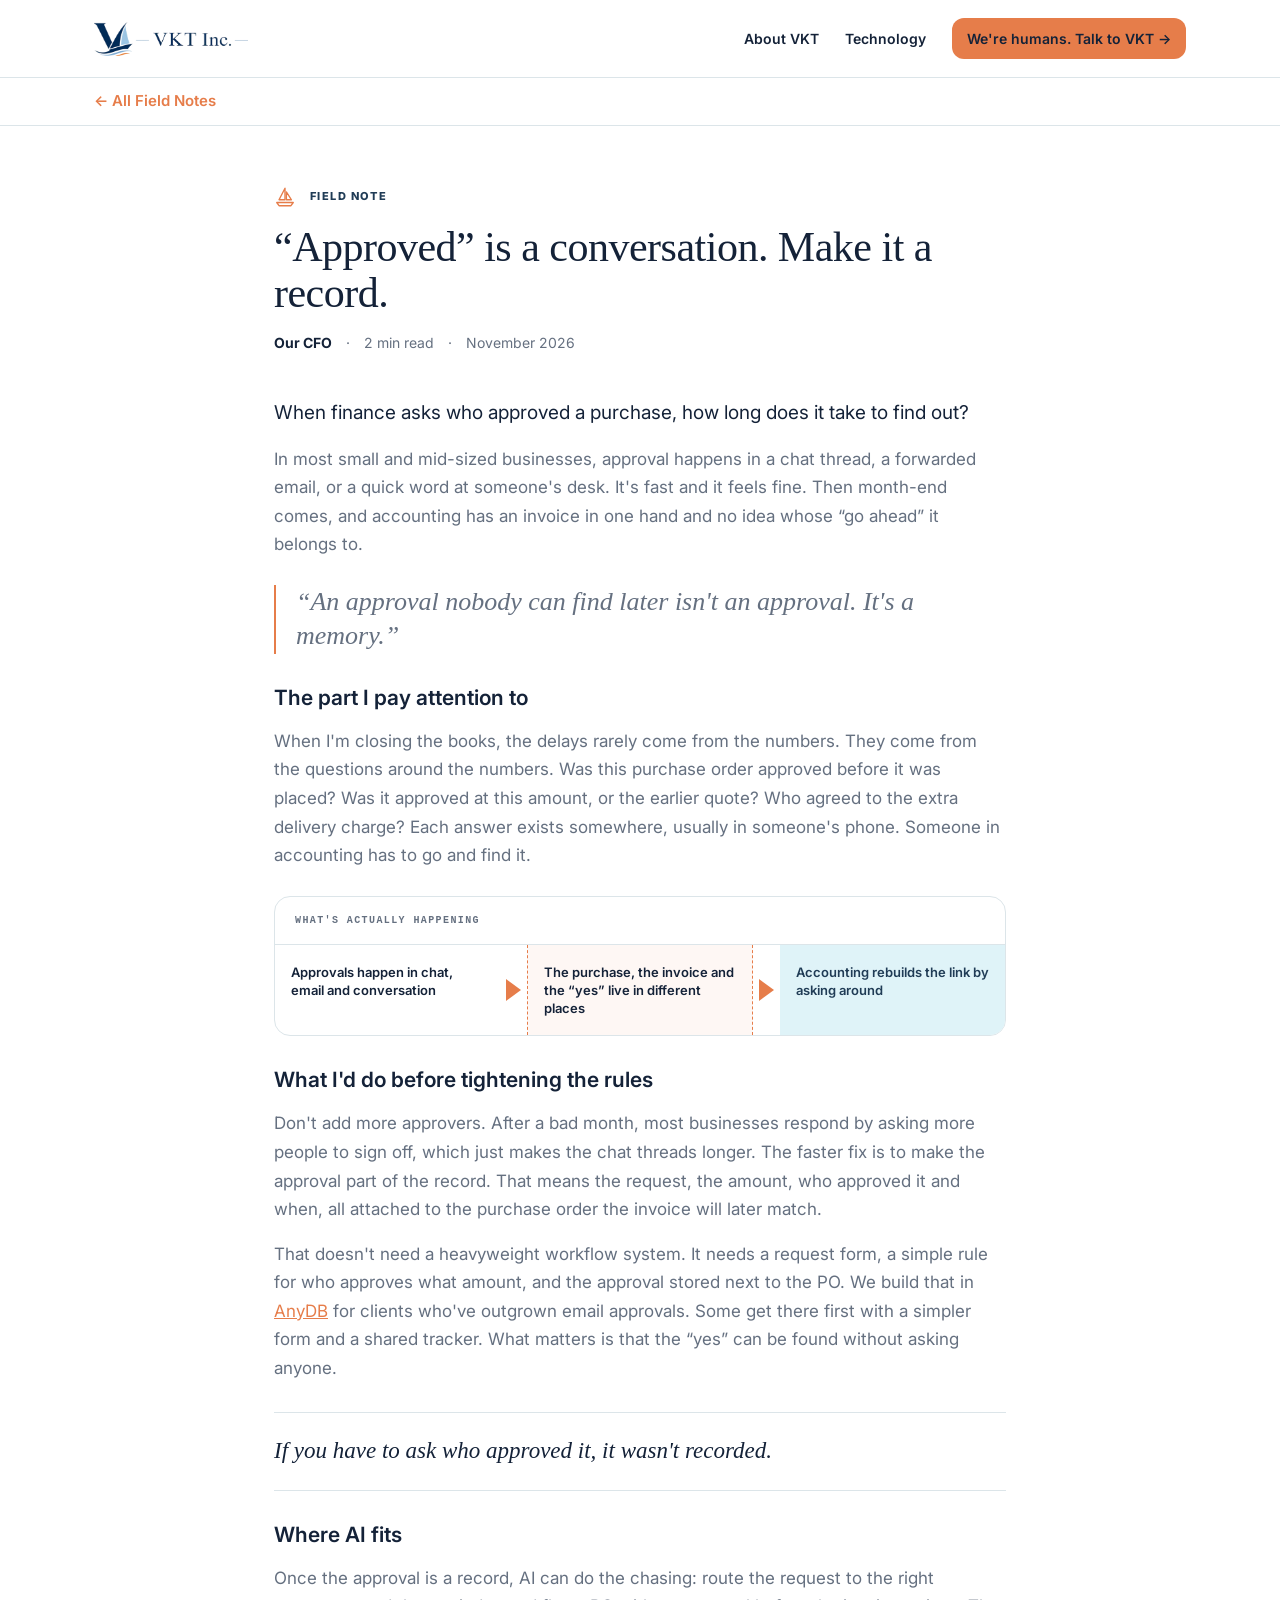
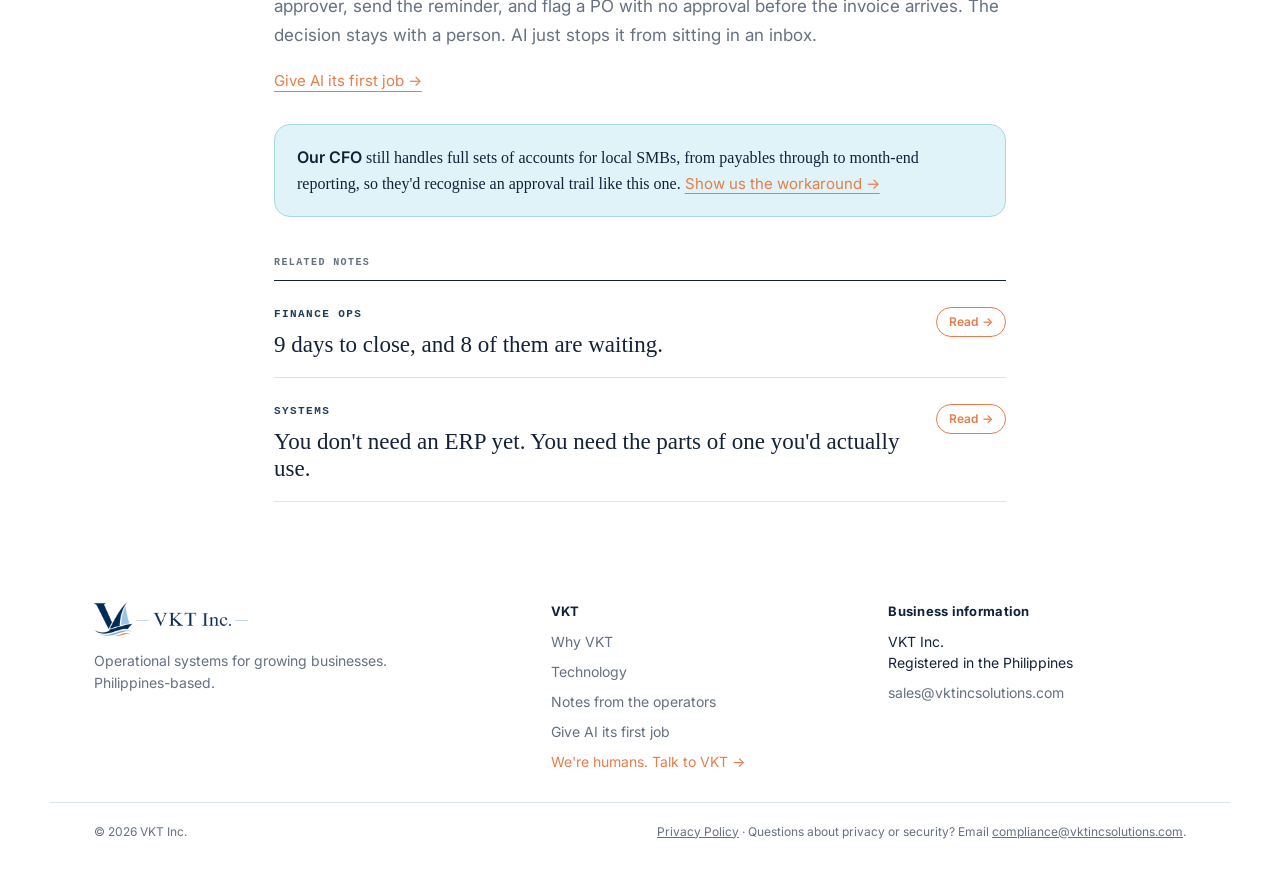
<file: field-notes/approvals-as-records.html>
<!DOCTYPE html>
<html lang="en">
<head>
<meta charset="utf-8">
<meta name="viewport" content="width=device-width, initial-scale=1">
<title>"Approved" is a conversation. Make it a record. — VKT Field Notes</title>
<meta name="description" content="When approvals live in chat and email, finance spends month-end working out who said yes.">
<link rel="icon" type="image/png" href="../assets/vkt-mark.png">
<link rel="preconnect" href="https://fonts.googleapis.com">
<link rel="stylesheet" href="https://fonts.googleapis.com/css2?family=Inter:wght@400;500;600;700;800&display=swap">
<link rel="stylesheet" href="../css/style.css">
</head>
<body>

<header class="site-nav">
  <div class="container">
    <a href="../index.html" aria-label="VKT Inc. home"><img src="../assets/vkt-logo-nav.png" alt="VKT Inc." class="nav-logo"></a>
    <nav class="nav-links">
      <a href="../about.html">About VKT</a>
      <a href="../anydb.html">Technology</a>
      <a href="../talk-to-us.html" class="nav-cta">We're humans. Talk to VKT →</a>
    </nav>
    <button class="nav-toggle" aria-label="Menu" aria-expanded="false"><i></i><i></i></button>
  </div>
</header>
<div class="article-back-outer">
  <div class="article-back">
    <a href="../field-notes.html" class="link-cta back">← All Field Notes</a>
  </div>
</div>

<article>
  <header class="article-header">
    <div class="eyebrow with-icon">
      <svg width="22" height="22" viewBox="0 0 24 24" fill="none" stroke="#E67D4A" stroke-width="1.5" stroke-linecap="round" stroke-linejoin="round"><path d="M12 2.5 5.5 15H12z"></path><path d="M13.5 6.5 19 15h-5.5z"></path><path d="M3 18h18l-2.5 3.5h-13z"></path></svg>
      <span style="color:var(--navy-deep)">FIELD NOTE</span>
    </div>
    <h1 class="serif fh-art">“Approved” is a conversation. Make it a record.</h1>
    <div class="article-byline"><strong>Our CFO</strong><span>·</span><span>2 min read</span><span>·</span><span>November 2026</span></div>
  </header>

  <div class="article-body">
    <p class="lede">When finance asks who approved a purchase, how long does it take to find out?</p>
    <p>In most small and mid-sized businesses, approval happens in a chat thread, a forwarded email, or a quick word at someone's desk. It's fast and it feels fine. Then month-end comes, and accounting has an invoice in one hand and no idea whose “go ahead” it belongs to.</p>
    <p class="serif pull">“An approval nobody can find later isn't an approval. It's a memory.”</p>

    <h2>The part I pay attention to</h2>
    <p>When I'm closing the books, the delays rarely come from the numbers. They come from the questions around the numbers. Was this purchase order approved before it was placed? Was it approved at this amount, or the earlier quote? Who agreed to the extra delivery charge? Each answer exists somewhere, usually in someone's phone. Someone in accounting has to go and find it.</p>

    <div class="article-diagram">
      <div class="article-diagram-head"><span>WHAT'S ACTUALLY HAPPENING</span></div>
      <div class="article-diagram-row">
        <div>Approvals happen in chat, email and conversation</div>
        <div class="arrow"><span></span></div>
        <div class="problem">The purchase, the invoice and the “yes” live in different places</div>
        <div class="arrow"><span></span></div>
        <div class="ice">Accounting rebuilds the link by asking around</div>
      </div>
    </div>

    <h2>What I'd do before tightening the rules</h2>
    <p>Don't add more approvers. After a bad month, most businesses respond by asking more people to sign off, which just makes the chat threads longer. The faster fix is to make the approval part of the record. That means the request, the amount, who approved it and when, all attached to the purchase order the invoice will later match.</p>
    <p>That doesn't need a heavyweight workflow system. It needs a request form, a simple rule for who approves what amount, and the approval stored next to the PO. We build that in <a href="../anydb.html">AnyDB</a> for clients who've outgrown email approvals. Some get there first with a simpler form and a shared tracker. What matters is that the “yes” can be found without asking anyone.</p>
    <blockquote>If you have to ask who approved it, it wasn't recorded.</blockquote>

    <h2>Where AI fits</h2>
    <p>Once the approval is a record, AI can do the chasing: route the request to the right approver, send the reminder, and flag a PO with no approval before the invoice arrives. The decision stays with a person. AI just stops it from sitting in an inbox.</p>
    <p class="ai-cta"><a href="../first-job.html" class="link-cta">Give AI its first job →</a></p>

    <div class="article-signoff">
      <strong>Our CFO</strong> still handles full sets of accounts for local SMBs, from payables through to month-end reporting, so they'd recognise an approval trail like this one. <a href="../talk-to-us.html">Show us the workaround →</a>
    </div>
  </div>

  <div class="related-notes">
    <div class="more-notes-head" style="margin-bottom:0">RELATED NOTES</div>
    <a href="month-end-close.html" class="related-note" style="text-decoration:none;color:inherit"><div><span class="kicker" style="color:var(--navy-deep)">FINANCE OPS</span><h3 class="serif">9 days to close, and 8 of them are waiting.</h3></div><span class="coming-soon-badge" style="color:var(--orange);border-color:var(--orange)">Read →</span></a>
    <a href="erp-parts-you-use.html" class="related-note" style="text-decoration:none;color:inherit"><div><span class="kicker" style="color:var(--navy-deep)">SYSTEMS</span><h3 class="serif">You don't need an ERP yet. You need the parts of one you'd actually use.</h3></div><span class="coming-soon-badge" style="color:var(--orange);border-color:var(--orange)">Read →</span></a>
  </div>

  <footer class="site-footer">
    <div class="footer-links">
      <div class="footer-brand">
        <img src="../assets/vkt-logo-nav.png" alt="VKT Inc." style="height:34px;width:auto;flex:none;align-self:flex-start">
        <p>Operational systems for growing businesses.<br>Philippines-based.</p>
      </div>
      <div class="footer-col">
        <strong>VKT</strong>
        <a href="../about.html">Why VKT</a>
        <a href="../anydb.html">Technology</a>
        <a href="../field-notes.html">Notes from the operators</a>
        <a href="../first-job.html">Give AI its first job</a>
        <a href="../talk-to-us.html" class="cta">We're humans. Talk to VKT →</a>
      </div>
      <div class="footer-col">
        <strong>Business information</strong>
        <span>VKT Inc.<br>Registered in the Philippines</span>
        <a href="mailto:sales@vktincsolutions.com">sales@vktincsolutions.com</a>
      </div>
    </div>
    <div class="footer-bottom">
      <span>© 2026 VKT Inc.</span>
      <span><a href="../privacy-policy.html">Privacy Policy</a> · Questions about privacy or security? Email <a href="mailto:compliance@vktincsolutions.com">compliance@vktincsolutions.com</a>.</span>
    </div>
  </footer>
</article>

<script src="../js/main.js"></script>
</body>
</html>
</file>
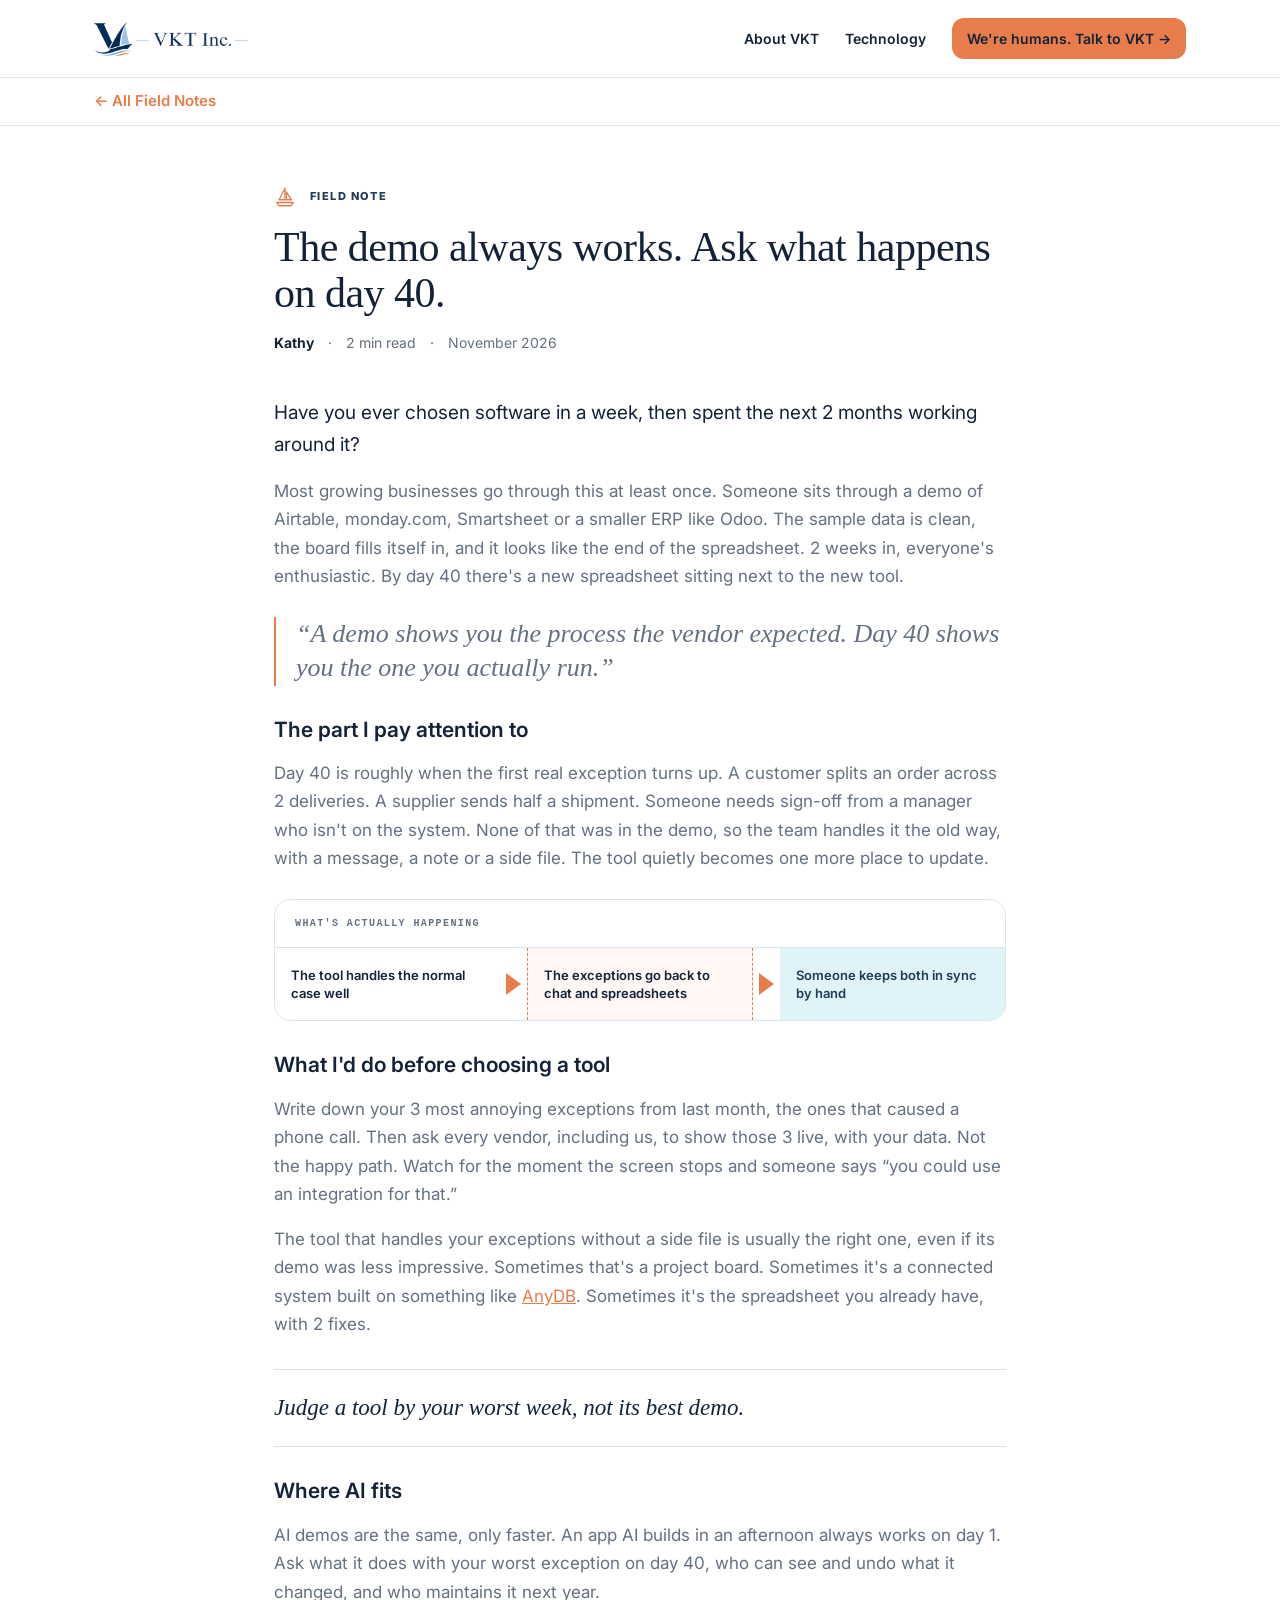
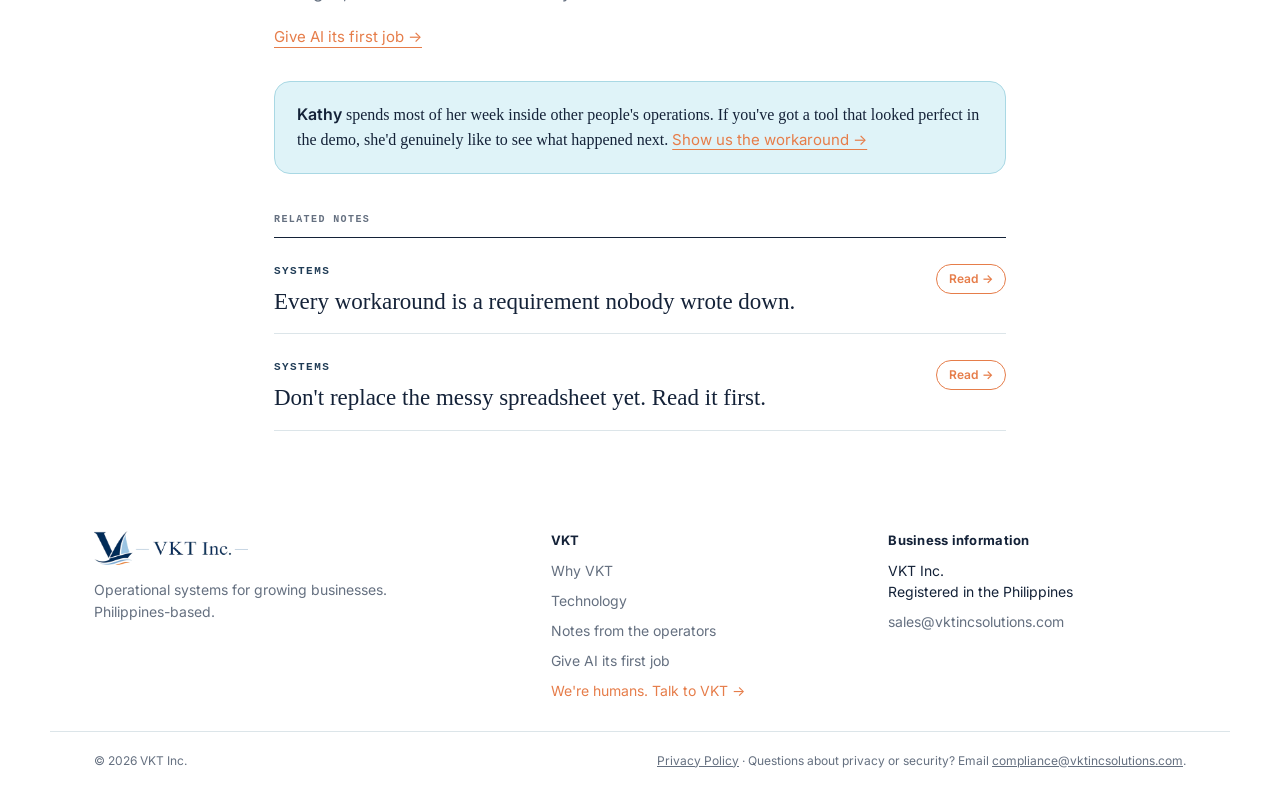
<file: field-notes/demo-day-40.html>
<!DOCTYPE html>
<html lang="en">
<head>
<meta charset="utf-8">
<meta name="viewport" content="width=device-width, initial-scale=1">
<title>The demo always works. Ask what happens on day 40. — VKT Field Notes</title>
<meta name="description" content="Every tool looks right in a demo. The real test is the first awkward exception, somewhere around week 6.">
<link rel="icon" type="image/png" href="../assets/vkt-mark.png">
<link rel="preconnect" href="https://fonts.googleapis.com">
<link rel="stylesheet" href="https://fonts.googleapis.com/css2?family=Inter:wght@400;500;600;700;800&display=swap">
<link rel="stylesheet" href="../css/style.css">
</head>
<body>

<header class="site-nav">
  <div class="container">
    <a href="../index.html" aria-label="VKT Inc. home"><img src="../assets/vkt-logo-nav.png" alt="VKT Inc." class="nav-logo"></a>
    <nav class="nav-links">
      <a href="../about.html">About VKT</a>
      <a href="../anydb.html">Technology</a>
      <a href="../talk-to-us.html" class="nav-cta">We're humans. Talk to VKT →</a>
    </nav>
    <button class="nav-toggle" aria-label="Menu" aria-expanded="false"><i></i><i></i></button>
  </div>
</header>
<div class="article-back-outer">
  <div class="article-back">
    <a href="../field-notes.html" class="link-cta back">← All Field Notes</a>
  </div>
</div>

<article>
  <header class="article-header">
    <div class="eyebrow with-icon">
      <svg width="22" height="22" viewBox="0 0 24 24" fill="none" stroke="#E67D4A" stroke-width="1.5" stroke-linecap="round" stroke-linejoin="round"><path d="M12 2.5 5.5 15H12z"></path><path d="M13.5 6.5 19 15h-5.5z"></path><path d="M3 18h18l-2.5 3.5h-13z"></path></svg>
      <span style="color:var(--navy-deep)">FIELD NOTE</span>
    </div>
    <h1 class="serif fh-art">The demo always works. Ask what happens on day 40.</h1>
    <div class="article-byline"><strong>Kathy</strong><span>·</span><span>2 min read</span><span>·</span><span>November 2026</span></div>
  </header>

  <div class="article-body">
    <p class="lede">Have you ever chosen software in a week, then spent the next 2 months working around it?</p>
    <p>Most growing businesses go through this at least once. Someone sits through a demo of Airtable, monday.com, Smartsheet or a smaller ERP like Odoo. The sample data is clean, the board fills itself in, and it looks like the end of the spreadsheet. 2 weeks in, everyone's enthusiastic. By day 40 there's a new spreadsheet sitting next to the new tool.</p>
    <p class="serif pull">“A demo shows you the process the vendor expected. Day 40 shows you the one you actually run.”</p>

    <h2>The part I pay attention to</h2>
    <p>Day 40 is roughly when the first real exception turns up. A customer splits an order across 2 deliveries. A supplier sends half a shipment. Someone needs sign-off from a manager who isn't on the system. None of that was in the demo, so the team handles it the old way, with a message, a note or a side file. The tool quietly becomes one more place to update.</p>

    <div class="article-diagram">
      <div class="article-diagram-head"><span>WHAT'S ACTUALLY HAPPENING</span></div>
      <div class="article-diagram-row">
        <div>The tool handles the normal case well</div>
        <div class="arrow"><span></span></div>
        <div class="problem">The exceptions go back to chat and spreadsheets</div>
        <div class="arrow"><span></span></div>
        <div class="ice">Someone keeps both in sync by hand</div>
      </div>
    </div>

    <h2>What I'd do before choosing a tool</h2>
    <p>Write down your 3 most annoying exceptions from last month, the ones that caused a phone call. Then ask every vendor, including us, to show those 3 live, with your data. Not the happy path. Watch for the moment the screen stops and someone says “you could use an integration for that.”</p>
    <p>The tool that handles your exceptions without a side file is usually the right one, even if its demo was less impressive. Sometimes that's a project board. Sometimes it's a connected system built on something like <a href="../anydb.html">AnyDB</a>. Sometimes it's the spreadsheet you already have, with 2 fixes.</p>
    <blockquote>Judge a tool by your worst week, not its best demo.</blockquote>

    <h2>Where AI fits</h2>
    <p>AI demos are the same, only faster. An app AI builds in an afternoon always works on day 1. Ask what it does with your worst exception on day 40, who can see and undo what it changed, and who maintains it next year.</p>
    <p class="ai-cta"><a href="../first-job.html" class="link-cta">Give AI its first job →</a></p>

    <div class="article-signoff">
      <strong>Kathy</strong> spends most of her week inside other people's operations. If you've got a tool that looked perfect in the demo, she'd genuinely like to see what happened next. <a href="../talk-to-us.html">Show us the workaround →</a>
    </div>
  </div>

  <div class="related-notes">
    <div class="more-notes-head" style="margin-bottom:0">RELATED NOTES</div>
    <a href="workarounds-are-requirements.html" class="related-note" style="text-decoration:none;color:inherit"><div><span class="kicker" style="color:var(--navy-deep)">SYSTEMS</span><h3 class="serif">Every workaround is a requirement nobody wrote down.</h3></div><span class="coming-soon-badge" style="color:var(--orange);border-color:var(--orange)">Read →</span></a>
    <a href="read-the-spreadsheet.html" class="related-note" style="text-decoration:none;color:inherit"><div><span class="kicker" style="color:var(--navy-deep)">SYSTEMS</span><h3 class="serif">Don't replace the messy spreadsheet yet. Read it first.</h3></div><span class="coming-soon-badge" style="color:var(--orange);border-color:var(--orange)">Read →</span></a>
  </div>

  <footer class="site-footer">
    <div class="footer-links">
      <div class="footer-brand">
        <img src="../assets/vkt-logo-nav.png" alt="VKT Inc." style="height:34px;width:auto;flex:none;align-self:flex-start">
        <p>Operational systems for growing businesses.<br>Philippines-based.</p>
      </div>
      <div class="footer-col">
        <strong>VKT</strong>
        <a href="../about.html">Why VKT</a>
        <a href="../anydb.html">Technology</a>
        <a href="../field-notes.html">Notes from the operators</a>
        <a href="../first-job.html">Give AI its first job</a>
        <a href="../talk-to-us.html" class="cta">We're humans. Talk to VKT →</a>
      </div>
      <div class="footer-col">
        <strong>Business information</strong>
        <span>VKT Inc.<br>Registered in the Philippines</span>
        <a href="mailto:sales@vktincsolutions.com">sales@vktincsolutions.com</a>
      </div>
    </div>
    <div class="footer-bottom">
      <span>© 2026 VKT Inc.</span>
      <span><a href="../privacy-policy.html">Privacy Policy</a> · Questions about privacy or security? Email <a href="mailto:compliance@vktincsolutions.com">compliance@vktincsolutions.com</a>.</span>
    </div>
  </footer>
</article>

<script src="../js/main.js"></script>
</body>
</html>
</file>
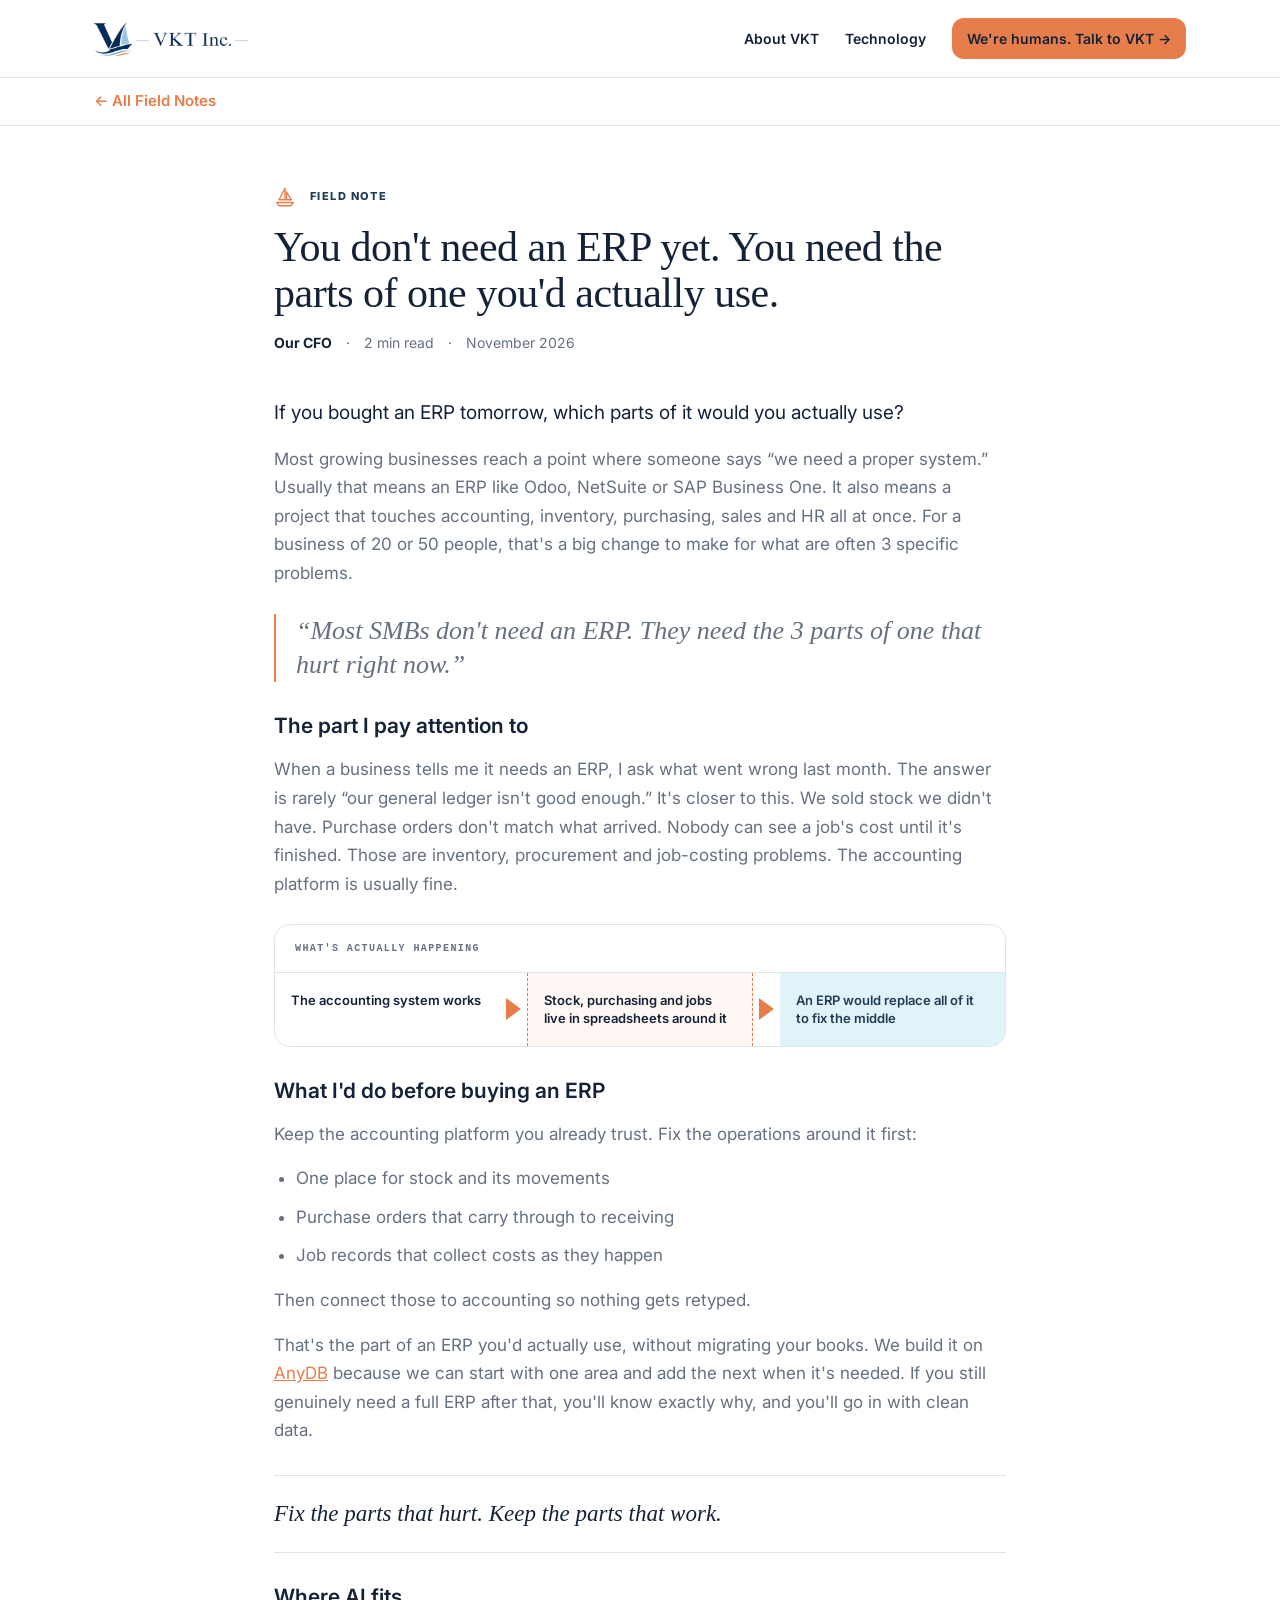
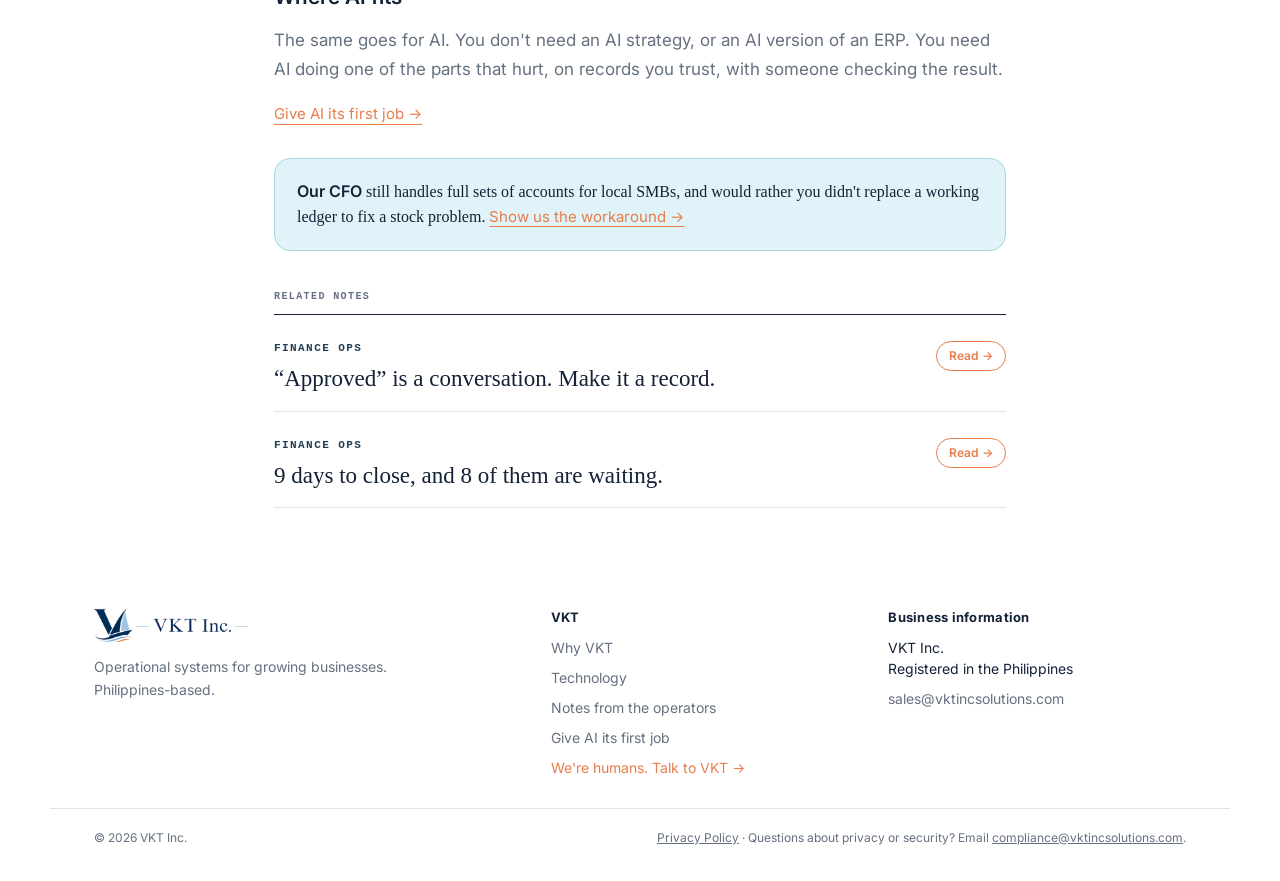
<file: field-notes/erp-parts-you-use.html>
<!DOCTYPE html>
<html lang="en">
<head>
<meta charset="utf-8">
<meta name="viewport" content="width=device-width, initial-scale=1">
<title>You don't need an ERP yet. You need the parts of one you'd actually use. — VKT Field Notes</title>
<meta name="description" content="Most growing businesses look at an ERP to fix 3 problems. There's usually a smaller way to fix those 3.">
<link rel="icon" type="image/png" href="../assets/vkt-mark.png">
<link rel="preconnect" href="https://fonts.googleapis.com">
<link rel="stylesheet" href="https://fonts.googleapis.com/css2?family=Inter:wght@400;500;600;700;800&display=swap">
<link rel="stylesheet" href="../css/style.css">
</head>
<body>

<header class="site-nav">
  <div class="container">
    <a href="../index.html" aria-label="VKT Inc. home"><img src="../assets/vkt-logo-nav.png" alt="VKT Inc." class="nav-logo"></a>
    <nav class="nav-links">
      <a href="../about.html">About VKT</a>
      <a href="../anydb.html">Technology</a>
      <a href="../talk-to-us.html" class="nav-cta">We're humans. Talk to VKT →</a>
    </nav>
    <button class="nav-toggle" aria-label="Menu" aria-expanded="false"><i></i><i></i></button>
  </div>
</header>
<div class="article-back-outer">
  <div class="article-back">
    <a href="../field-notes.html" class="link-cta back">← All Field Notes</a>
  </div>
</div>

<article>
  <header class="article-header">
    <div class="eyebrow with-icon">
      <svg width="22" height="22" viewBox="0 0 24 24" fill="none" stroke="#E67D4A" stroke-width="1.5" stroke-linecap="round" stroke-linejoin="round"><path d="M12 2.5 5.5 15H12z"></path><path d="M13.5 6.5 19 15h-5.5z"></path><path d="M3 18h18l-2.5 3.5h-13z"></path></svg>
      <span style="color:var(--navy-deep)">FIELD NOTE</span>
    </div>
    <h1 class="serif fh-art">You don't need an ERP yet. You need the parts of one you'd actually use.</h1>
    <div class="article-byline"><strong>Our CFO</strong><span>·</span><span>2 min read</span><span>·</span><span>November 2026</span></div>
  </header>

  <div class="article-body">
    <p class="lede">If you bought an ERP tomorrow, which parts of it would you actually use?</p>
    <p>Most growing businesses reach a point where someone says “we need a proper system.” Usually that means an ERP like Odoo, NetSuite or SAP Business One. It also means a project that touches accounting, inventory, purchasing, sales and HR all at once. For a business of 20 or 50 people, that's a big change to make for what are often 3 specific problems.</p>
    <p class="serif pull">“Most SMBs don't need an ERP. They need the 3 parts of one that hurt right now.”</p>

    <h2>The part I pay attention to</h2>
    <p>When a business tells me it needs an ERP, I ask what went wrong last month. The answer is rarely “our general ledger isn't good enough.” It's closer to this. We sold stock we didn't have. Purchase orders don't match what arrived. Nobody can see a job's cost until it's finished. Those are inventory, procurement and job-costing problems. The accounting platform is usually fine.</p>

    <div class="article-diagram">
      <div class="article-diagram-head"><span>WHAT'S ACTUALLY HAPPENING</span></div>
      <div class="article-diagram-row">
        <div>The accounting system works</div>
        <div class="arrow"><span></span></div>
        <div class="problem">Stock, purchasing and jobs live in spreadsheets around it</div>
        <div class="arrow"><span></span></div>
        <div class="ice">An ERP would replace all of it to fix the middle</div>
      </div>
    </div>

    <h2>What I'd do before buying an ERP</h2>
    <p>Keep the accounting platform you already trust. Fix the operations around it first:</p>
    <ul>
      <li>One place for stock and its movements</li>
      <li>Purchase orders that carry through to receiving</li>
      <li>Job records that collect costs as they happen</li>
    </ul>
    <p>Then connect those to accounting so nothing gets retyped.</p>
    <p>That's the part of an ERP you'd actually use, without migrating your books. We build it on <a href="../anydb.html">AnyDB</a> because we can start with one area and add the next when it's needed. If you still genuinely need a full ERP after that, you'll know exactly why, and you'll go in with clean data.</p>
    <blockquote>Fix the parts that hurt. Keep the parts that work.</blockquote>

    <h2>Where AI fits</h2>
    <p>The same goes for AI. You don't need an AI strategy, or an AI version of an ERP. You need AI doing one of the parts that hurt, on records you trust, with someone checking the result.</p>
    <p class="ai-cta"><a href="../first-job.html" class="link-cta">Give AI its first job →</a></p>

    <div class="article-signoff">
      <strong>Our CFO</strong> still handles full sets of accounts for local SMBs, and would rather you didn't replace a working ledger to fix a stock problem. <a href="../talk-to-us.html">Show us the workaround →</a>
    </div>
  </div>

  <div class="related-notes">
    <div class="more-notes-head" style="margin-bottom:0">RELATED NOTES</div>
    <a href="approvals-as-records.html" class="related-note" style="text-decoration:none;color:inherit"><div><span class="kicker" style="color:var(--navy-deep)">FINANCE OPS</span><h3 class="serif">“Approved” is a conversation. Make it a record.</h3></div><span class="coming-soon-badge" style="color:var(--orange);border-color:var(--orange)">Read →</span></a>
    <a href="month-end-close.html" class="related-note" style="text-decoration:none;color:inherit"><div><span class="kicker" style="color:var(--navy-deep)">FINANCE OPS</span><h3 class="serif">9 days to close, and 8 of them are waiting.</h3></div><span class="coming-soon-badge" style="color:var(--orange);border-color:var(--orange)">Read →</span></a>
  </div>

  <footer class="site-footer">
    <div class="footer-links">
      <div class="footer-brand">
        <img src="../assets/vkt-logo-nav.png" alt="VKT Inc." style="height:34px;width:auto;flex:none;align-self:flex-start">
        <p>Operational systems for growing businesses.<br>Philippines-based.</p>
      </div>
      <div class="footer-col">
        <strong>VKT</strong>
        <a href="../about.html">Why VKT</a>
        <a href="../anydb.html">Technology</a>
        <a href="../field-notes.html">Notes from the operators</a>
        <a href="../first-job.html">Give AI its first job</a>
        <a href="../talk-to-us.html" class="cta">We're humans. Talk to VKT →</a>
      </div>
      <div class="footer-col">
        <strong>Business information</strong>
        <span>VKT Inc.<br>Registered in the Philippines</span>
        <a href="mailto:sales@vktincsolutions.com">sales@vktincsolutions.com</a>
      </div>
    </div>
    <div class="footer-bottom">
      <span>© 2026 VKT Inc.</span>
      <span><a href="../privacy-policy.html">Privacy Policy</a> · Questions about privacy or security? Email <a href="mailto:compliance@vktincsolutions.com">compliance@vktincsolutions.com</a>.</span>
    </div>
  </footer>
</article>

<script src="../js/main.js"></script>
</body>
</html>
</file>
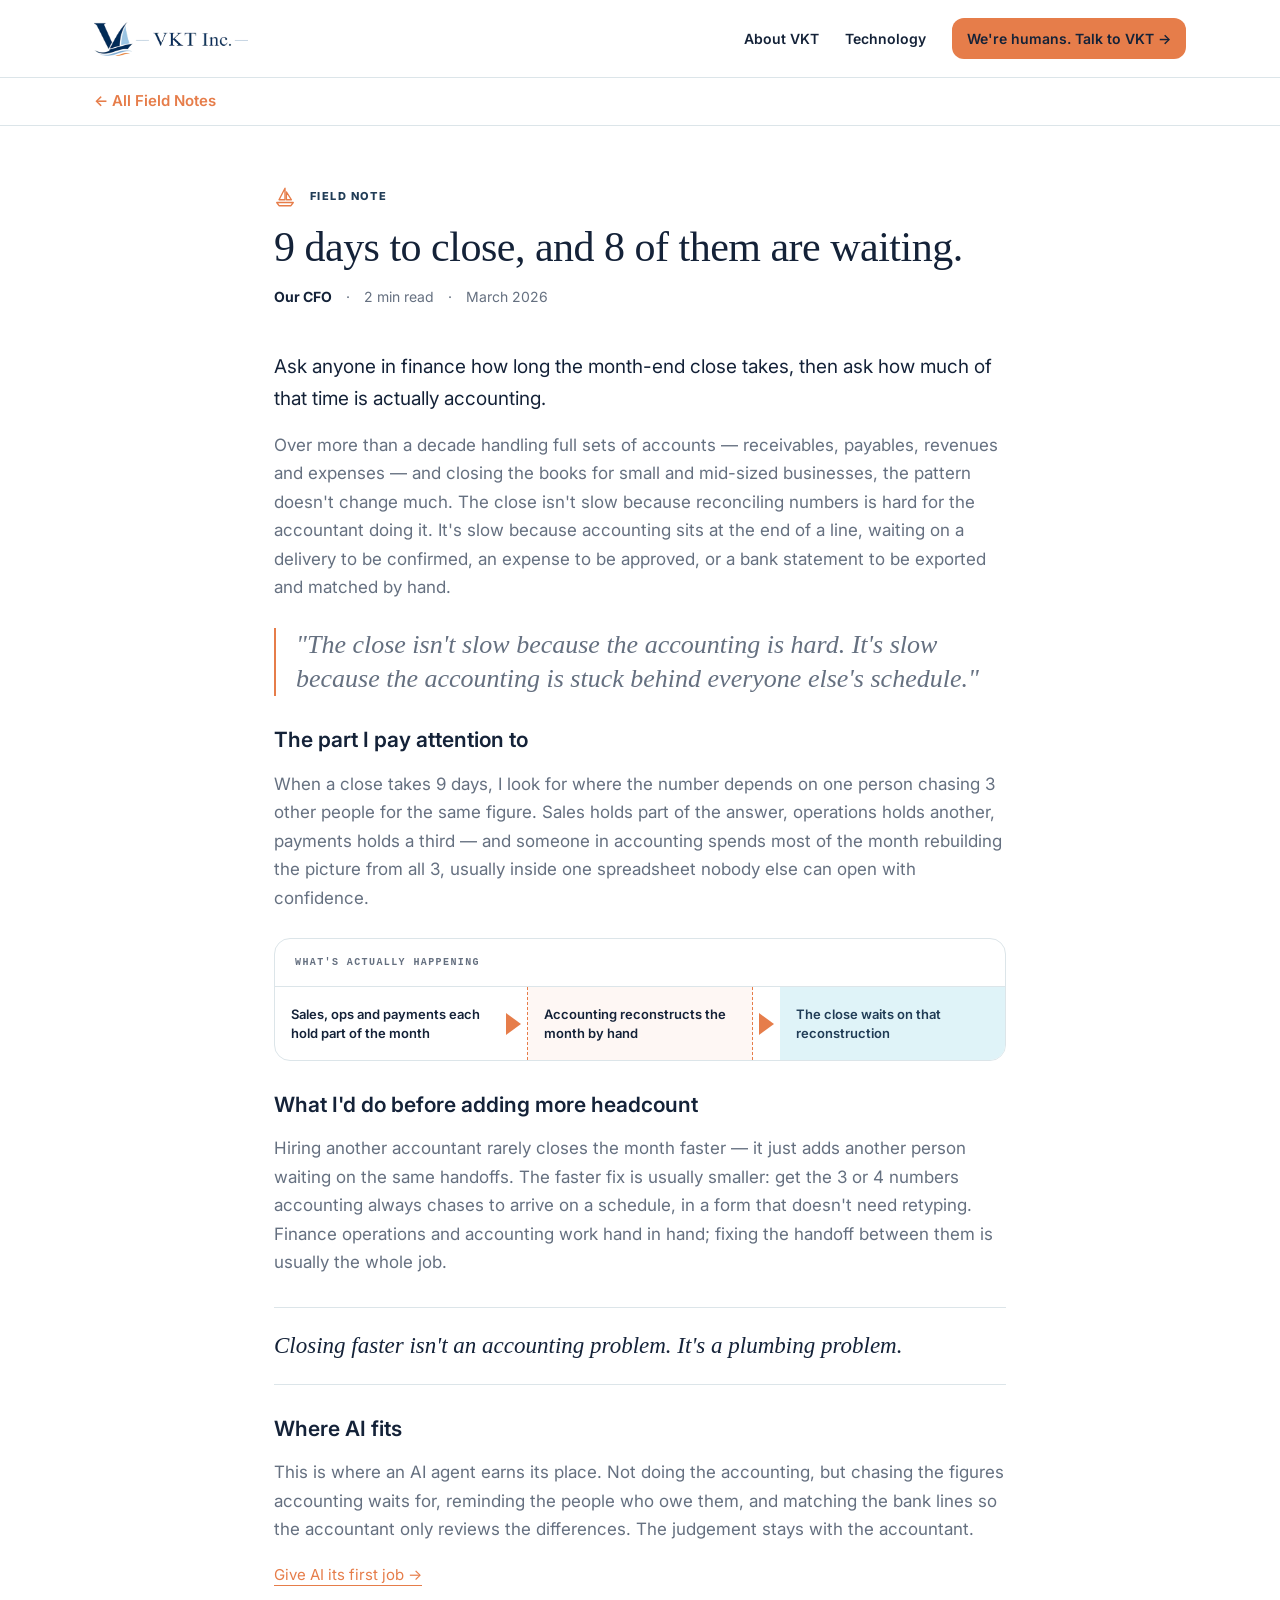
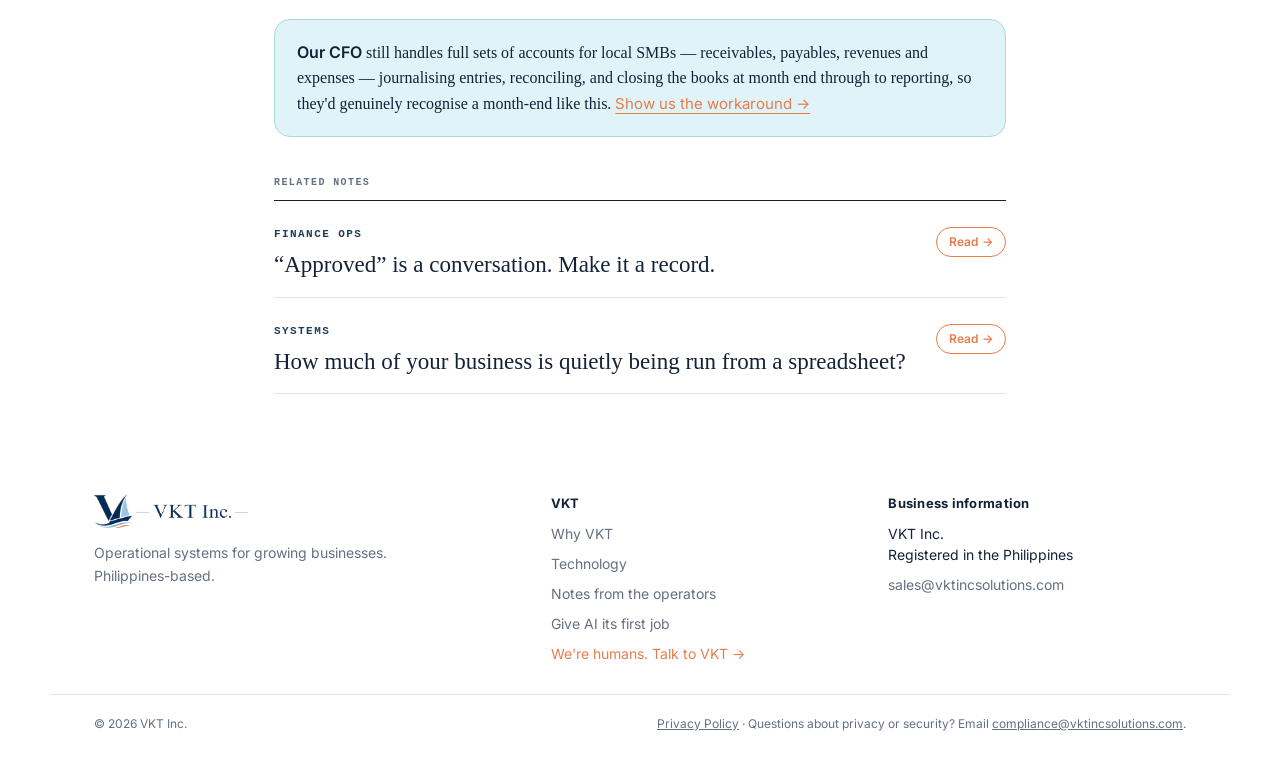
<file: field-notes/month-end-close.html>
<!DOCTYPE html>
<html lang="en">
<head>
<meta charset="utf-8">
<meta name="viewport" content="width=device-width, initial-scale=1">
<title>9 days to close, and 8 of them are waiting. — VKT Field Notes</title>
<meta name="description" content="The close isn't slow because the accounting is hard. It's slow because the accounting is stuck behind everyone else's schedule.">
<link rel="icon" type="image/png" href="../assets/vkt-mark.png">
<link rel="preconnect" href="https://fonts.googleapis.com">
<link rel="stylesheet" href="https://fonts.googleapis.com/css2?family=Inter:wght@400;500;600;700;800&display=swap">
<link rel="stylesheet" href="../css/style.css">
</head>
<body>

<header class="site-nav">
  <div class="container">
    <a href="../index.html" aria-label="VKT Inc. home"><img src="../assets/vkt-logo-nav.png" alt="VKT Inc." class="nav-logo"></a>
    <nav class="nav-links">
      <a href="../about.html">About VKT</a>
      <a href="../anydb.html">Technology</a>
      <a href="../talk-to-us.html" class="nav-cta">We're humans. Talk to VKT →</a>
    </nav>
    <button class="nav-toggle" aria-label="Menu" aria-expanded="false"><i></i><i></i></button>
  </div>
</header>
<div class="article-back-outer">
  <div class="article-back">
    <a href="../field-notes.html" class="link-cta back">← All Field Notes</a>
  </div>
</div>

<article>
  <header class="article-header">
    <div class="eyebrow with-icon">
      <svg width="22" height="22" viewBox="0 0 24 24" fill="none" stroke="#E67D4A" stroke-width="1.5" stroke-linecap="round" stroke-linejoin="round"><path d="M12 2.5 5.5 15H12z"></path><path d="M13.5 6.5 19 15h-5.5z"></path><path d="M3 18h18l-2.5 3.5h-13z"></path></svg>
      <span style="color:var(--navy-deep)">FIELD NOTE</span>
    </div>
    <h1 class="serif fh-art">9 days to close, and 8 of them are waiting.</h1>
    <div class="article-byline"><strong>Our CFO</strong><span>·</span><span>2 min read</span><span>·</span><span>March 2026</span></div>
  </header>

  <div class="article-body">
    <p class="lede">Ask anyone in finance how long the month-end close takes, then ask how much of that time is actually accounting.</p>
    <p>Over more than a decade handling full sets of accounts — receivables, payables, revenues and expenses — and closing the books for small and mid-sized businesses, the pattern doesn't change much. The close isn't slow because reconciling numbers is hard for the accountant doing it. It's slow because accounting sits at the end of a line, waiting on a delivery to be confirmed, an expense to be approved, or a bank statement to be exported and matched by hand.</p>
    <p class="serif pull">"The close isn't slow because the accounting is hard. It's slow because the accounting is stuck behind everyone else's schedule."</p>

    <h2>The part I pay attention to</h2>
    <p>When a close takes 9 days, I look for where the number depends on one person chasing 3 other people for the same figure. Sales holds part of the answer, operations holds another, payments holds a third — and someone in accounting spends most of the month rebuilding the picture from all 3, usually inside one spreadsheet nobody else can open with confidence.</p>

    <div class="article-diagram">
      <div class="article-diagram-head"><span>WHAT'S ACTUALLY HAPPENING</span></div>
      <div class="article-diagram-row">
        <div>Sales, ops and payments each hold part of the month</div>
        <div class="arrow"><span></span></div>
        <div class="problem">Accounting reconstructs the month by hand</div>
        <div class="arrow"><span></span></div>
        <div class="ice">The close waits on that reconstruction</div>
      </div>
    </div>

    <h2>What I'd do before adding more headcount</h2>
    <p>Hiring another accountant rarely closes the month faster — it just adds another person waiting on the same handoffs. The faster fix is usually smaller: get the 3 or 4 numbers accounting always chases to arrive on a schedule, in a form that doesn't need retyping. Finance operations and accounting work hand in hand; fixing the handoff between them is usually the whole job.</p>
    <blockquote>Closing faster isn't an accounting problem. It's a plumbing problem.</blockquote>

    <h2>Where AI fits</h2>
    <p>This is where an AI agent earns its place. Not doing the accounting, but chasing the figures accounting waits for, reminding the people who owe them, and matching the bank lines so the accountant only reviews the differences. The judgement stays with the accountant.</p>
    <p class="ai-cta"><a href="../first-job.html" class="link-cta">Give AI its first job →</a></p>

    <div class="article-signoff">
      <strong>Our CFO</strong> still handles full sets of accounts for local SMBs — receivables, payables, revenues and expenses — journalising entries, reconciling, and closing the books at month end through to reporting, so they'd genuinely recognise a month-end like this. <a href="../talk-to-us.html">Show us the workaround →</a>
    </div>
  </div>

  <div class="related-notes">
    <div class="more-notes-head" style="margin-bottom:0">RELATED NOTES</div>
    <a href="approvals-as-records.html" class="related-note" style="text-decoration:none;color:inherit"><div><span class="kicker" style="color:var(--navy-deep)">FINANCE OPS</span><h3 class="serif">“Approved” is a conversation. Make it a record.</h3></div><span class="coming-soon-badge" style="color:var(--orange);border-color:var(--orange)">Read →</span></a>
    <a href="spreadsheet-dependency.html" class="related-note" style="text-decoration:none;color:inherit"><div><span class="kicker" style="color:var(--navy-deep)">SYSTEMS</span><h3 class="serif">How much of your business is quietly being run from a spreadsheet?</h3></div><span class="coming-soon-badge" style="color:var(--orange);border-color:var(--orange)">Read →</span></a>
  </div>

  <footer class="site-footer">
    <div class="footer-links">
      <div class="footer-brand">
        <img src="../assets/vkt-logo-nav.png" alt="VKT Inc." style="height:34px;width:auto;flex:none;align-self:flex-start">
        <p>Operational systems for growing businesses.<br>Philippines-based.</p>
      </div>
      <div class="footer-col">
        <strong>VKT</strong>
        <a href="../about.html">Why VKT</a>
        <a href="../anydb.html">Technology</a>
        <a href="../field-notes.html">Notes from the operators</a>
        <a href="../first-job.html">Give AI its first job</a>
        <a href="../talk-to-us.html" class="cta">We're humans. Talk to VKT →</a>
      </div>
      <div class="footer-col">
        <strong>Business information</strong>
        <span>VKT Inc.<br>Registered in the Philippines</span>
        <a href="mailto:sales@vktincsolutions.com">sales@vktincsolutions.com</a>
      </div>
    </div>
    <div class="footer-bottom">
      <span>© 2026 VKT Inc.</span>
      <span><a href="../privacy-policy.html">Privacy Policy</a> · Questions about privacy or security? Email <a href="mailto:compliance@vktincsolutions.com">compliance@vktincsolutions.com</a>.</span>
    </div>
  </footer>
</article>

<script src="../js/main.js"></script>
</body>
</html>
</file>
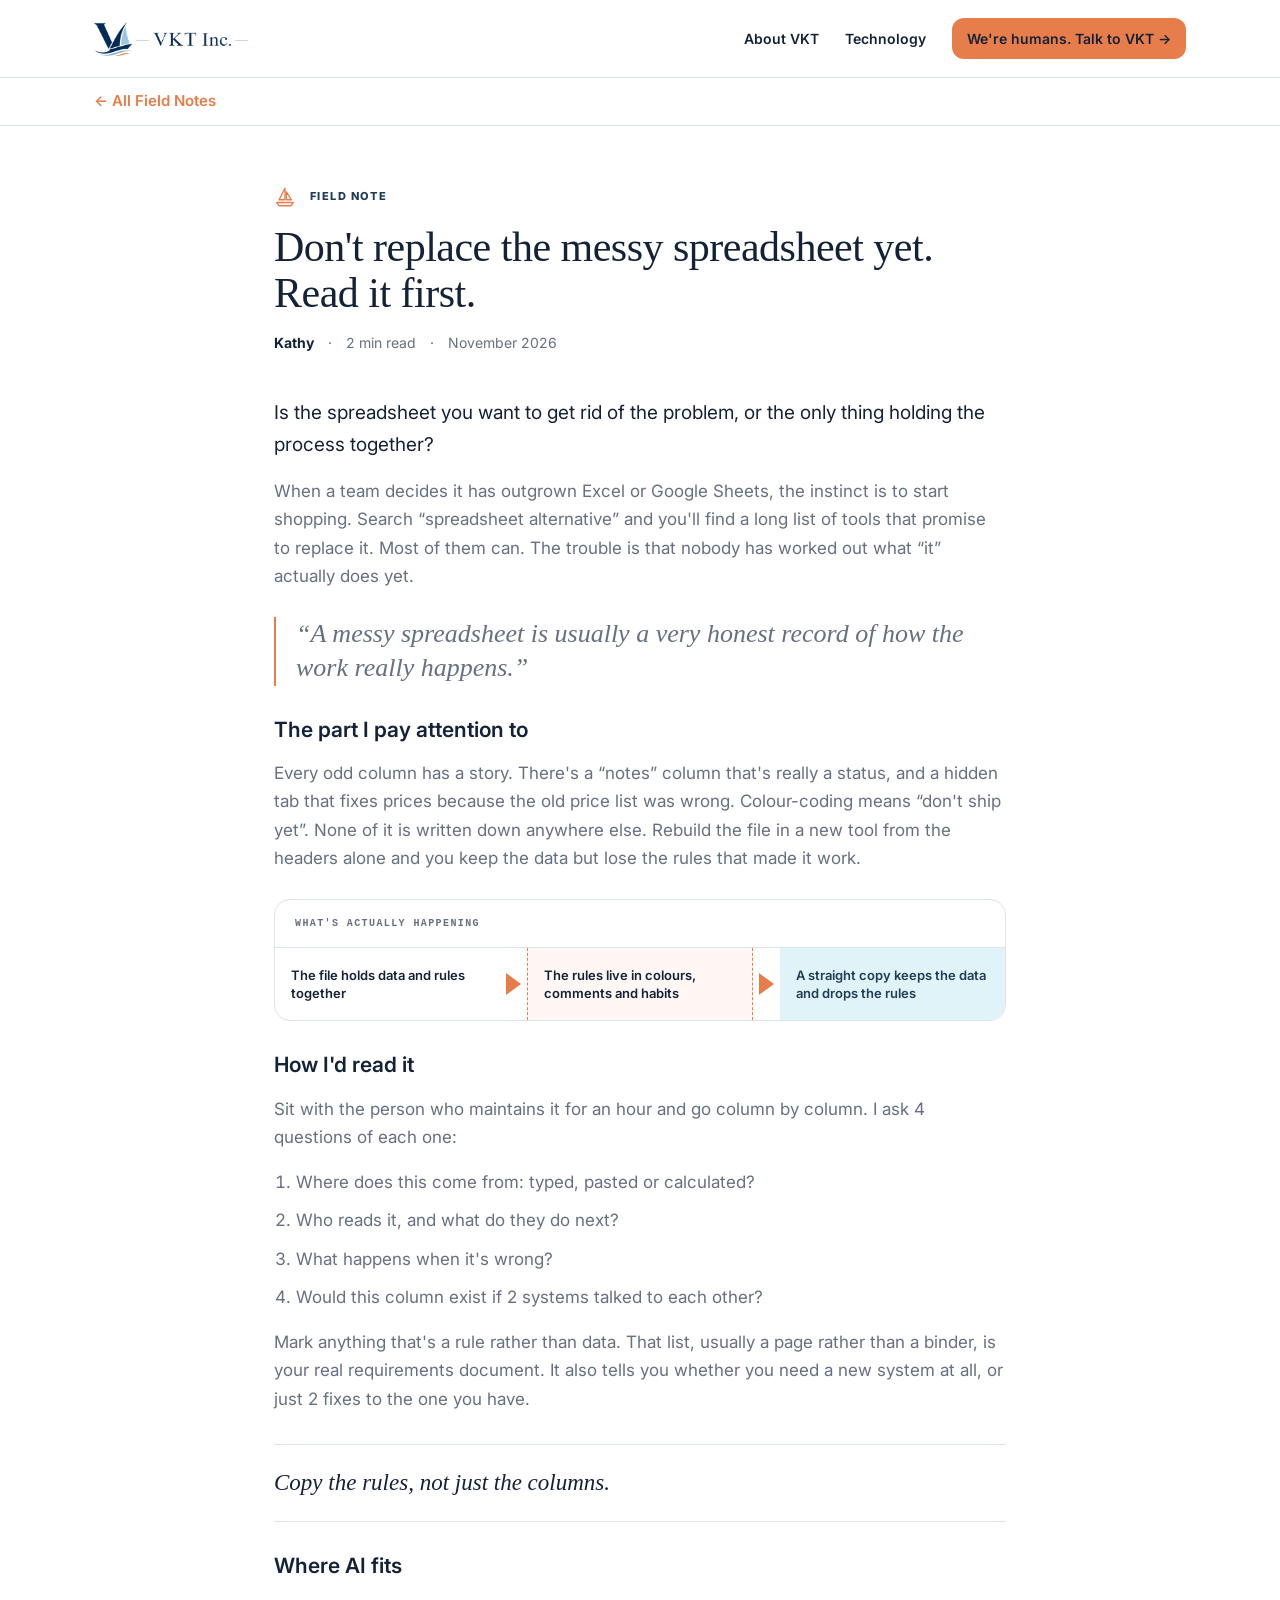
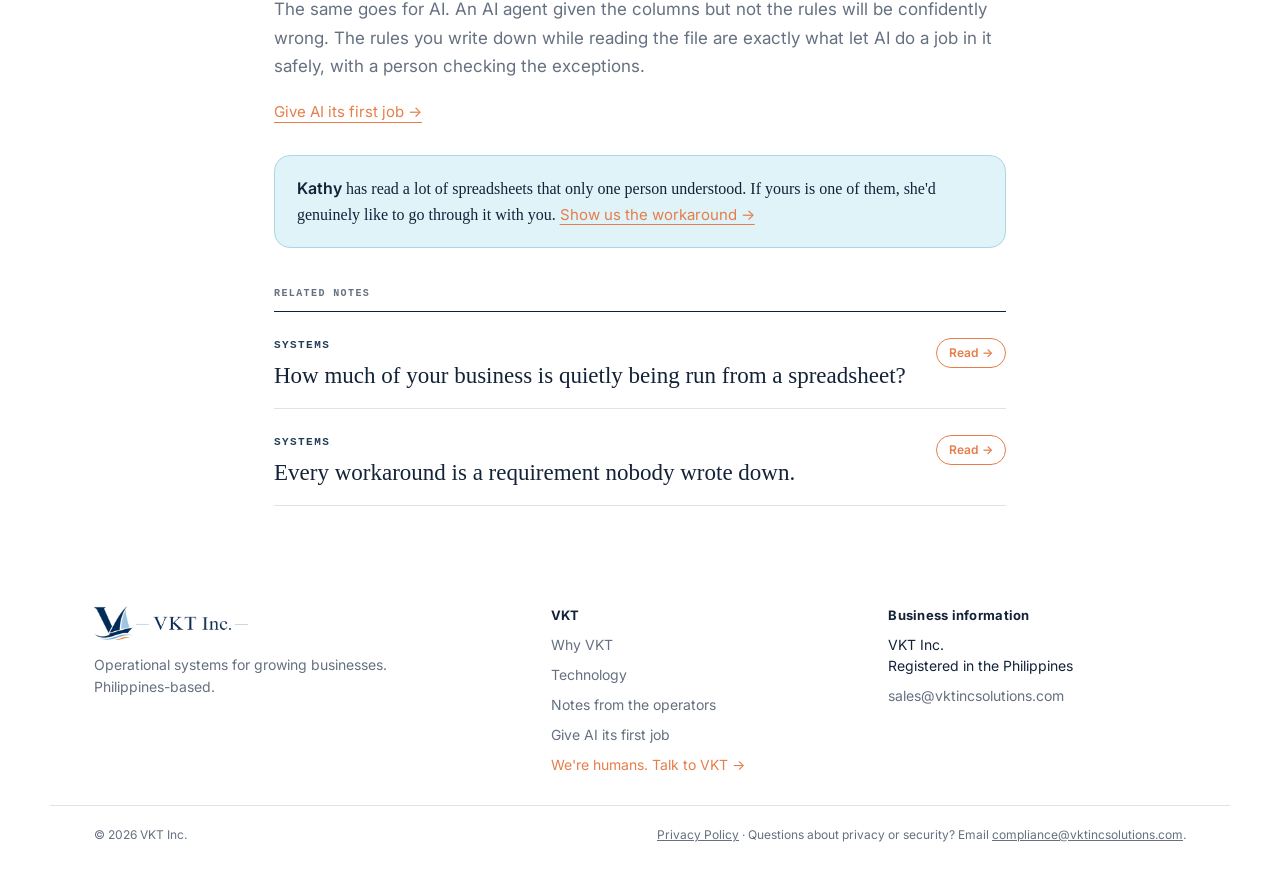
<file: field-notes/read-the-spreadsheet.html>
<!DOCTYPE html>
<html lang="en">
<head>
<meta charset="utf-8">
<meta name="viewport" content="width=device-width, initial-scale=1">
<title>Don't replace the messy spreadsheet yet. Read it first. — VKT Field Notes</title>
<meta name="description" content="Before you swap Excel or Google Sheets for something new, find out what the file is actually doing for you.">
<link rel="icon" type="image/png" href="../assets/vkt-mark.png">
<link rel="preconnect" href="https://fonts.googleapis.com">
<link rel="stylesheet" href="https://fonts.googleapis.com/css2?family=Inter:wght@400;500;600;700;800&display=swap">
<link rel="stylesheet" href="../css/style.css">
</head>
<body>

<header class="site-nav">
  <div class="container">
    <a href="../index.html" aria-label="VKT Inc. home"><img src="../assets/vkt-logo-nav.png" alt="VKT Inc." class="nav-logo"></a>
    <nav class="nav-links">
      <a href="../about.html">About VKT</a>
      <a href="../anydb.html">Technology</a>
      <a href="../talk-to-us.html" class="nav-cta">We're humans. Talk to VKT →</a>
    </nav>
    <button class="nav-toggle" aria-label="Menu" aria-expanded="false"><i></i><i></i></button>
  </div>
</header>
<div class="article-back-outer">
  <div class="article-back">
    <a href="../field-notes.html" class="link-cta back">← All Field Notes</a>
  </div>
</div>

<article>
  <header class="article-header">
    <div class="eyebrow with-icon">
      <svg width="22" height="22" viewBox="0 0 24 24" fill="none" stroke="#E67D4A" stroke-width="1.5" stroke-linecap="round" stroke-linejoin="round"><path d="M12 2.5 5.5 15H12z"></path><path d="M13.5 6.5 19 15h-5.5z"></path><path d="M3 18h18l-2.5 3.5h-13z"></path></svg>
      <span style="color:var(--navy-deep)">FIELD NOTE</span>
    </div>
    <h1 class="serif fh-art">Don't replace the messy spreadsheet yet. Read it first.</h1>
    <div class="article-byline"><strong>Kathy</strong><span>·</span><span>2 min read</span><span>·</span><span>November 2026</span></div>
  </header>

  <div class="article-body">
    <p class="lede">Is the spreadsheet you want to get rid of the problem, or the only thing holding the process together?</p>
    <p>When a team decides it has outgrown Excel or Google Sheets, the instinct is to start shopping. Search “spreadsheet alternative” and you'll find a long list of tools that promise to replace it. Most of them can. The trouble is that nobody has worked out what “it” actually does yet.</p>
    <p class="serif pull">“A messy spreadsheet is usually a very honest record of how the work really happens.”</p>

    <h2>The part I pay attention to</h2>
    <p>Every odd column has a story. There's a “notes” column that's really a status, and a hidden tab that fixes prices because the old price list was wrong. Colour-coding means “don't ship yet”. None of it is written down anywhere else. Rebuild the file in a new tool from the headers alone and you keep the data but lose the rules that made it work.</p>

    <div class="article-diagram">
      <div class="article-diagram-head"><span>WHAT'S ACTUALLY HAPPENING</span></div>
      <div class="article-diagram-row">
        <div>The file holds data and rules together</div>
        <div class="arrow"><span></span></div>
        <div class="problem">The rules live in colours, comments and habits</div>
        <div class="arrow"><span></span></div>
        <div class="ice">A straight copy keeps the data and drops the rules</div>
      </div>
    </div>

    <h2>How I'd read it</h2>
    <p>Sit with the person who maintains it for an hour and go column by column. I ask 4 questions of each one:</p>
    <ol>
      <li>Where does this come from: typed, pasted or calculated?</li>
      <li>Who reads it, and what do they do next?</li>
      <li>What happens when it's wrong?</li>
      <li>Would this column exist if 2 systems talked to each other?</li>
    </ol>
    <p>Mark anything that's a rule rather than data. That list, usually a page rather than a binder, is your real requirements document. It also tells you whether you need a new system at all, or just 2 fixes to the one you have.</p>
    <blockquote>Copy the rules, not just the columns.</blockquote>

    <h2>Where AI fits</h2>
    <p>The same goes for AI. An AI agent given the columns but not the rules will be confidently wrong. The rules you write down while reading the file are exactly what let AI do a job in it safely, with a person checking the exceptions.</p>
    <p class="ai-cta"><a href="../first-job.html" class="link-cta">Give AI its first job →</a></p>

    <div class="article-signoff">
      <strong>Kathy</strong> has read a lot of spreadsheets that only one person understood. If yours is one of them, she'd genuinely like to go through it with you. <a href="../talk-to-us.html">Show us the workaround →</a>
    </div>
  </div>

  <div class="related-notes">
    <div class="more-notes-head" style="margin-bottom:0">RELATED NOTES</div>
    <a href="spreadsheet-dependency.html" class="related-note" style="text-decoration:none;color:inherit"><div><span class="kicker" style="color:var(--navy-deep)">SYSTEMS</span><h3 class="serif">How much of your business is quietly being run from a spreadsheet?</h3></div><span class="coming-soon-badge" style="color:var(--orange);border-color:var(--orange)">Read →</span></a>
    <a href="workarounds-are-requirements.html" class="related-note" style="text-decoration:none;color:inherit"><div><span class="kicker" style="color:var(--navy-deep)">SYSTEMS</span><h3 class="serif">Every workaround is a requirement nobody wrote down.</h3></div><span class="coming-soon-badge" style="color:var(--orange);border-color:var(--orange)">Read →</span></a>
  </div>

  <footer class="site-footer">
    <div class="footer-links">
      <div class="footer-brand">
        <img src="../assets/vkt-logo-nav.png" alt="VKT Inc." style="height:34px;width:auto;flex:none;align-self:flex-start">
        <p>Operational systems for growing businesses.<br>Philippines-based.</p>
      </div>
      <div class="footer-col">
        <strong>VKT</strong>
        <a href="../about.html">Why VKT</a>
        <a href="../anydb.html">Technology</a>
        <a href="../field-notes.html">Notes from the operators</a>
        <a href="../first-job.html">Give AI its first job</a>
        <a href="../talk-to-us.html" class="cta">We're humans. Talk to VKT →</a>
      </div>
      <div class="footer-col">
        <strong>Business information</strong>
        <span>VKT Inc.<br>Registered in the Philippines</span>
        <a href="mailto:sales@vktincsolutions.com">sales@vktincsolutions.com</a>
      </div>
    </div>
    <div class="footer-bottom">
      <span>© 2026 VKT Inc.</span>
      <span><a href="../privacy-policy.html">Privacy Policy</a> · Questions about privacy or security? Email <a href="mailto:compliance@vktincsolutions.com">compliance@vktincsolutions.com</a>.</span>
    </div>
  </footer>
</article>

<script src="../js/main.js"></script>
</body>
</html>
</file>
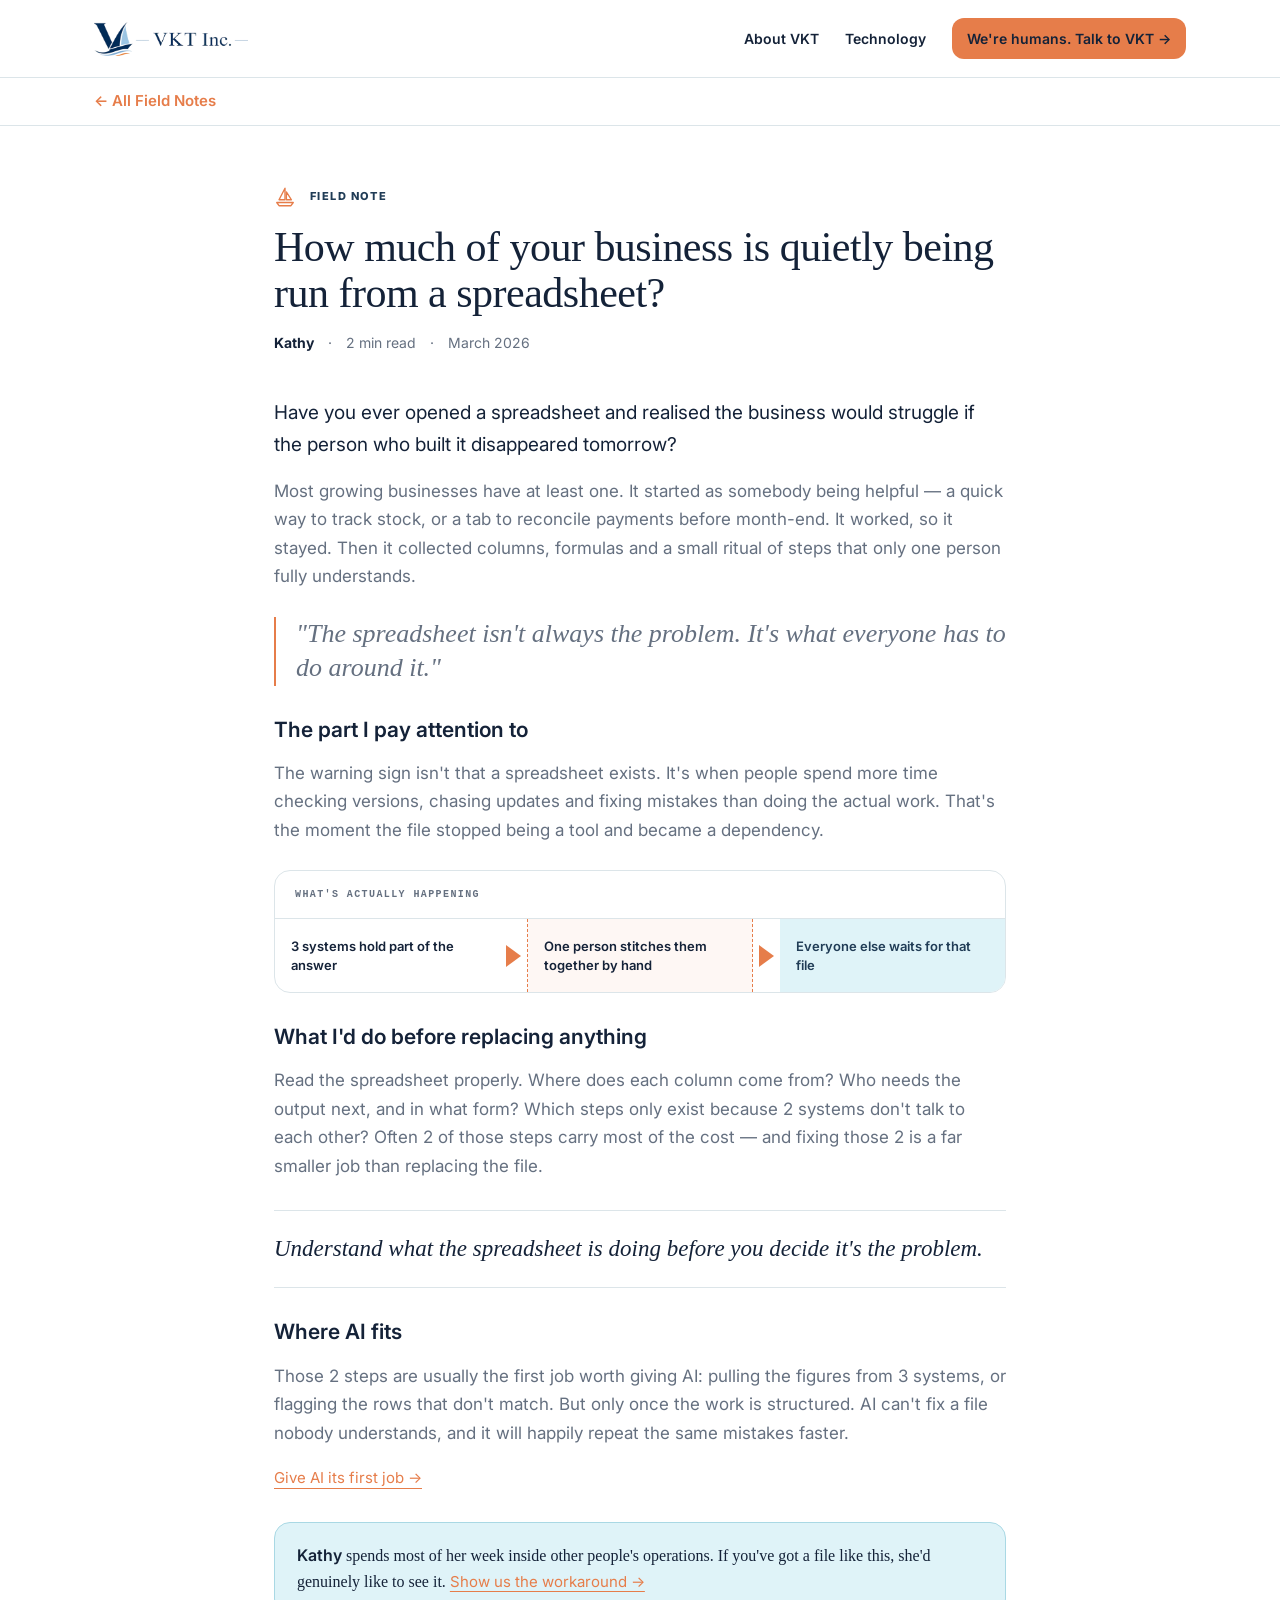
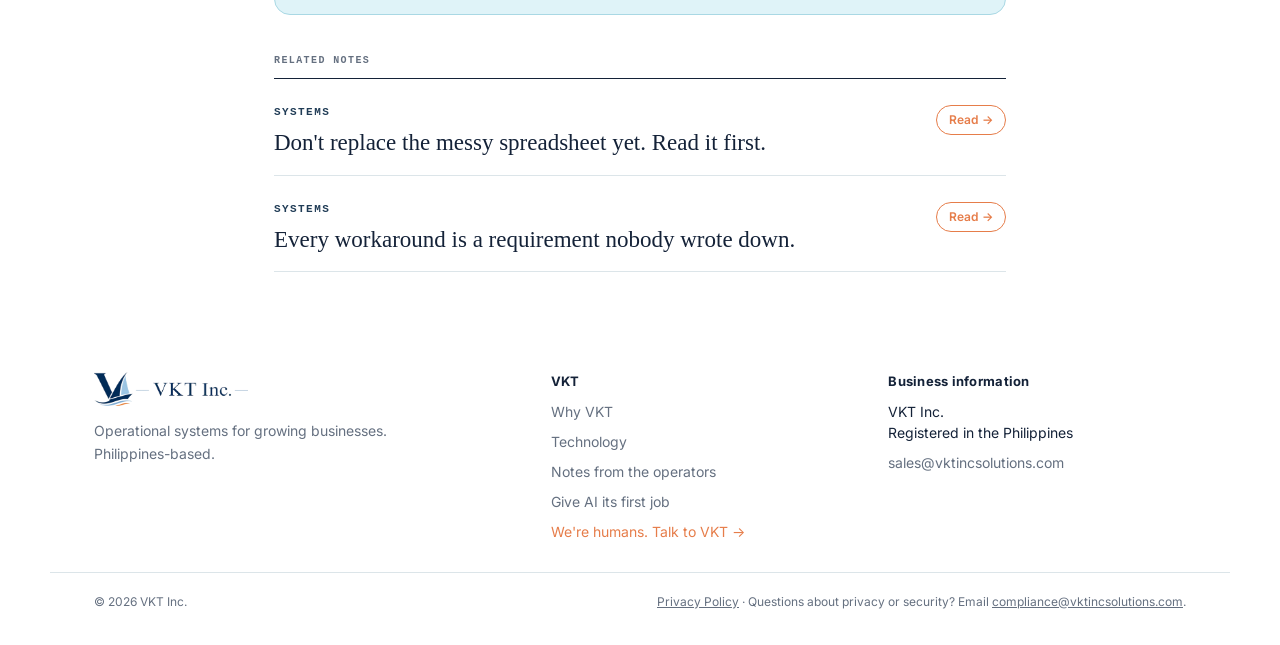
<file: field-notes/spreadsheet-dependency.html>
<!DOCTYPE html>
<html lang="en">
<head>
<meta charset="utf-8">
<meta name="viewport" content="width=device-width, initial-scale=1">
<title>How much of your business is quietly being run from a spreadsheet? — VKT Field Notes</title>
<meta name="description" content="The warning sign isn't that a spreadsheet exists. It's when people spend more time checking versions and chasing updates than doing the work.">
<link rel="icon" type="image/png" href="../assets/vkt-mark.png">
<link rel="preconnect" href="https://fonts.googleapis.com">
<link rel="stylesheet" href="https://fonts.googleapis.com/css2?family=Inter:wght@400;500;600;700;800&display=swap">
<link rel="stylesheet" href="../css/style.css">
</head>
<body>

<header class="site-nav">
  <div class="container">
    <a href="../index.html" aria-label="VKT Inc. home"><img src="../assets/vkt-logo-nav.png" alt="VKT Inc." class="nav-logo"></a>
    <nav class="nav-links">
      <a href="../about.html">About VKT</a>
      <a href="../anydb.html">Technology</a>
      <a href="../talk-to-us.html" class="nav-cta">We're humans. Talk to VKT →</a>
    </nav>
    <button class="nav-toggle" aria-label="Menu" aria-expanded="false"><i></i><i></i></button>
  </div>
</header>
<div class="article-back-outer">
  <div class="article-back">
    <a href="../field-notes.html" class="link-cta back">← All Field Notes</a>
  </div>
</div>

<article>
  <header class="article-header">
    <div class="eyebrow with-icon">
      <svg width="22" height="22" viewBox="0 0 24 24" fill="none" stroke="#E67D4A" stroke-width="1.5" stroke-linecap="round" stroke-linejoin="round"><path d="M12 2.5 5.5 15H12z"></path><path d="M13.5 6.5 19 15h-5.5z"></path><path d="M3 18h18l-2.5 3.5h-13z"></path></svg>
      <span style="color:var(--navy-deep)">FIELD NOTE</span>
    </div>
    <h1 class="serif fh-art">How much of your business is quietly being run from a spreadsheet?</h1>
    <div class="article-byline"><strong>Kathy</strong><span>·</span><span>2 min read</span><span>·</span><span>March 2026</span></div>
  </header>

  <div class="article-body">
    <p class="lede">Have you ever opened a spreadsheet and realised the business would struggle if the person who built it disappeared tomorrow?</p>
    <p>Most growing businesses have at least one. It started as somebody being helpful — a quick way to track stock, or a tab to reconcile payments before month-end. It worked, so it stayed. Then it collected columns, formulas and a small ritual of steps that only one person fully understands.</p>
    <p class="serif pull">"The spreadsheet isn't always the problem. It's what everyone has to do around it."</p>

    <h2>The part I pay attention to</h2>
    <p>The warning sign isn't that a spreadsheet exists. It's when people spend more time checking versions, chasing updates and fixing mistakes than doing the actual work. That's the moment the file stopped being a tool and became a dependency.</p>

    <div class="article-diagram">
      <div class="article-diagram-head"><span>WHAT'S ACTUALLY HAPPENING</span></div>
      <div class="article-diagram-row">
        <div>3 systems hold part of the answer</div>
        <div class="arrow"><span></span></div>
        <div class="problem">One person stitches them together by hand</div>
        <div class="arrow"><span></span></div>
        <div class="ice">Everyone else waits for that file</div>
      </div>
    </div>

    <h2>What I'd do before replacing anything</h2>
    <p>Read the spreadsheet properly. Where does each column come from? Who needs the output next, and in what form? Which steps only exist because 2 systems don't talk to each other? Often 2 of those steps carry most of the cost — and fixing those 2 is a far smaller job than replacing the file.</p>
    <blockquote>Understand what the spreadsheet is doing before you decide it's the problem.</blockquote>

    <h2>Where AI fits</h2>
    <p>Those 2 steps are usually the first job worth giving AI: pulling the figures from 3 systems, or flagging the rows that don't match. But only once the work is structured. AI can't fix a file nobody understands, and it will happily repeat the same mistakes faster.</p>
    <p class="ai-cta"><a href="../first-job.html" class="link-cta">Give AI its first job →</a></p>

    <div class="article-signoff">
      <strong>Kathy</strong> spends most of her week inside other people's operations. If you've got a file like this, she'd genuinely like to see it. <a href="../talk-to-us.html">Show us the workaround →</a>
    </div>
  </div>

  <div class="related-notes">
    <div class="more-notes-head" style="margin-bottom:0">RELATED NOTES</div>
    <a href="read-the-spreadsheet.html" class="related-note" style="text-decoration:none;color:inherit"><div><span class="kicker" style="color:var(--navy-deep)">SYSTEMS</span><h3 class="serif">Don't replace the messy spreadsheet yet. Read it first.</h3></div><span class="coming-soon-badge" style="color:var(--orange);border-color:var(--orange)">Read →</span></a>
    <a href="workarounds-are-requirements.html" class="related-note" style="text-decoration:none;color:inherit"><div><span class="kicker" style="color:var(--navy-deep)">SYSTEMS</span><h3 class="serif">Every workaround is a requirement nobody wrote down.</h3></div><span class="coming-soon-badge" style="color:var(--orange);border-color:var(--orange)">Read →</span></a>
  </div>

  <footer class="site-footer">
    <div class="footer-links">
      <div class="footer-brand">
        <img src="../assets/vkt-logo-nav.png" alt="VKT Inc." style="height:34px;width:auto;flex:none;align-self:flex-start">
        <p>Operational systems for growing businesses.<br>Philippines-based.</p>
      </div>
      <div class="footer-col">
        <strong>VKT</strong>
        <a href="../about.html">Why VKT</a>
        <a href="../anydb.html">Technology</a>
        <a href="../field-notes.html">Notes from the operators</a>
        <a href="../first-job.html">Give AI its first job</a>
        <a href="../talk-to-us.html" class="cta">We're humans. Talk to VKT →</a>
      </div>
      <div class="footer-col">
        <strong>Business information</strong>
        <span>VKT Inc.<br>Registered in the Philippines</span>
        <a href="mailto:sales@vktincsolutions.com">sales@vktincsolutions.com</a>
      </div>
    </div>
    <div class="footer-bottom">
      <span>© 2026 VKT Inc.</span>
      <span><a href="../privacy-policy.html">Privacy Policy</a> · Questions about privacy or security? Email <a href="mailto:compliance@vktincsolutions.com">compliance@vktincsolutions.com</a>.</span>
    </div>
  </footer>
</article>

<script src="../js/main.js"></script>
</body>
</html>
</file>
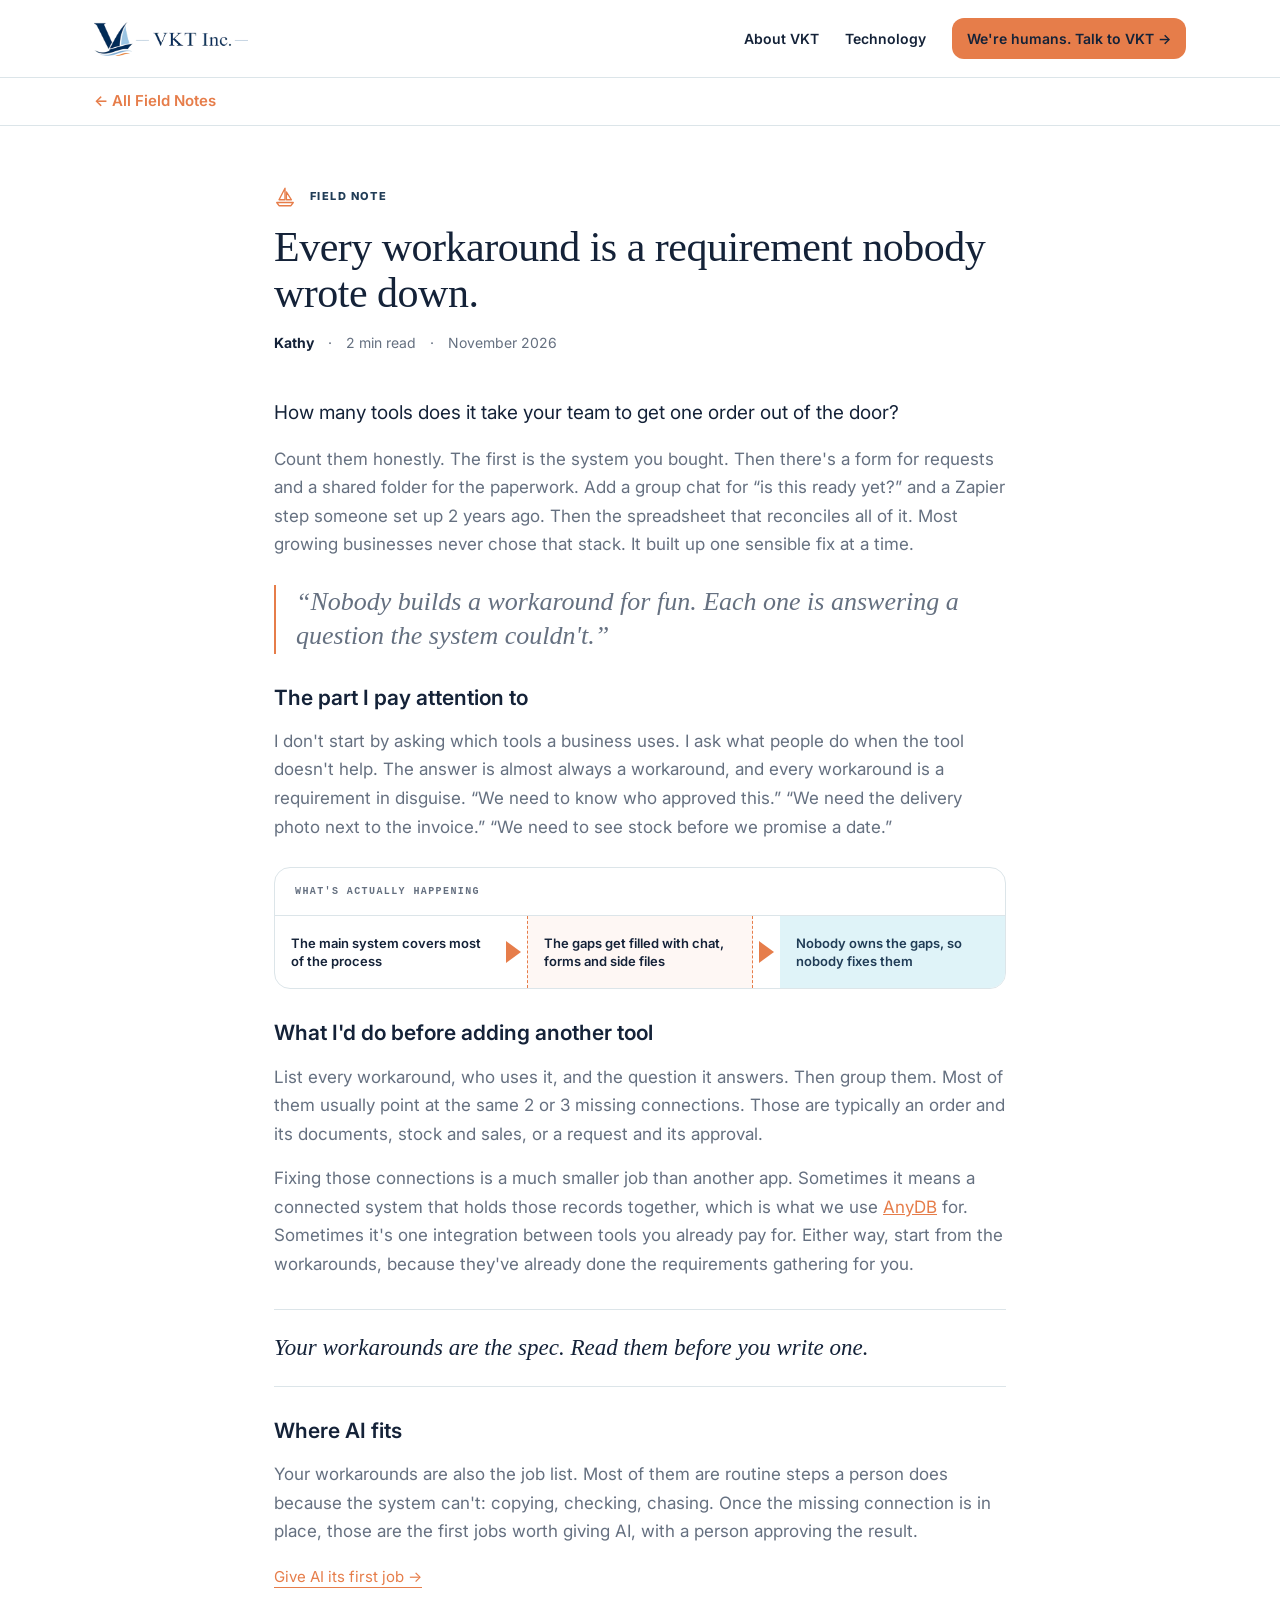
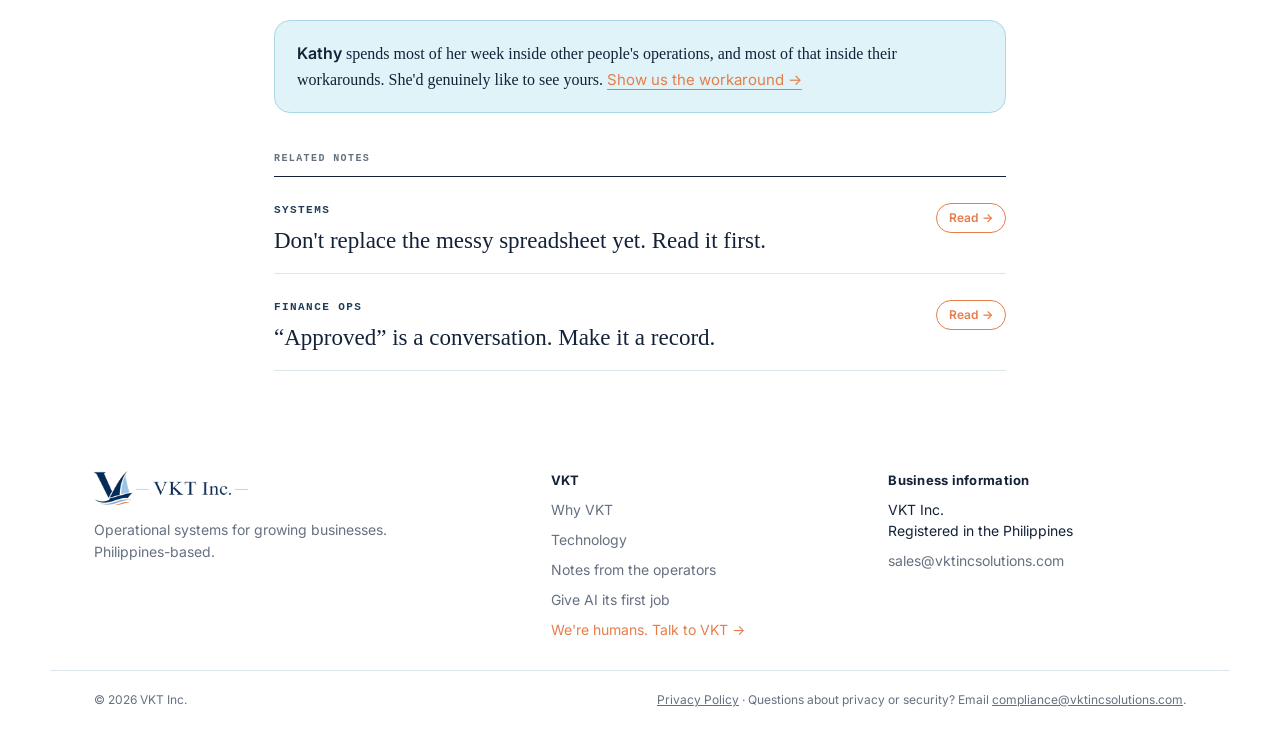
<file: field-notes/workarounds-are-requirements.html>
<!DOCTYPE html>
<html lang="en">
<head>
<meta charset="utf-8">
<meta name="viewport" content="width=device-width, initial-scale=1">
<title>Every workaround is a requirement nobody wrote down. — VKT Field Notes</title>
<meta name="description" content="The side spreadsheet, the group chat, the form nobody owns. Each one is telling you what your system is missing.">
<link rel="icon" type="image/png" href="../assets/vkt-mark.png">
<link rel="preconnect" href="https://fonts.googleapis.com">
<link rel="stylesheet" href="https://fonts.googleapis.com/css2?family=Inter:wght@400;500;600;700;800&display=swap">
<link rel="stylesheet" href="../css/style.css">
</head>
<body>

<header class="site-nav">
  <div class="container">
    <a href="../index.html" aria-label="VKT Inc. home"><img src="../assets/vkt-logo-nav.png" alt="VKT Inc." class="nav-logo"></a>
    <nav class="nav-links">
      <a href="../about.html">About VKT</a>
      <a href="../anydb.html">Technology</a>
      <a href="../talk-to-us.html" class="nav-cta">We're humans. Talk to VKT →</a>
    </nav>
    <button class="nav-toggle" aria-label="Menu" aria-expanded="false"><i></i><i></i></button>
  </div>
</header>
<div class="article-back-outer">
  <div class="article-back">
    <a href="../field-notes.html" class="link-cta back">← All Field Notes</a>
  </div>
</div>

<article>
  <header class="article-header">
    <div class="eyebrow with-icon">
      <svg width="22" height="22" viewBox="0 0 24 24" fill="none" stroke="#E67D4A" stroke-width="1.5" stroke-linecap="round" stroke-linejoin="round"><path d="M12 2.5 5.5 15H12z"></path><path d="M13.5 6.5 19 15h-5.5z"></path><path d="M3 18h18l-2.5 3.5h-13z"></path></svg>
      <span style="color:var(--navy-deep)">FIELD NOTE</span>
    </div>
    <h1 class="serif fh-art">Every workaround is a requirement nobody wrote down.</h1>
    <div class="article-byline"><strong>Kathy</strong><span>·</span><span>2 min read</span><span>·</span><span>November 2026</span></div>
  </header>

  <div class="article-body">
    <p class="lede">How many tools does it take your team to get one order out of the door?</p>
    <p>Count them honestly. The first is the system you bought. Then there's a form for requests and a shared folder for the paperwork. Add a group chat for “is this ready yet?” and a Zapier step someone set up 2 years ago. Then the spreadsheet that reconciles all of it. Most growing businesses never chose that stack. It built up one sensible fix at a time.</p>
    <p class="serif pull">“Nobody builds a workaround for fun. Each one is answering a question the system couldn't.”</p>

    <h2>The part I pay attention to</h2>
    <p>I don't start by asking which tools a business uses. I ask what people do when the tool doesn't help. The answer is almost always a workaround, and every workaround is a requirement in disguise. “We need to know who approved this.” “We need the delivery photo next to the invoice.” “We need to see stock before we promise a date.”</p>

    <div class="article-diagram">
      <div class="article-diagram-head"><span>WHAT'S ACTUALLY HAPPENING</span></div>
      <div class="article-diagram-row">
        <div>The main system covers most of the process</div>
        <div class="arrow"><span></span></div>
        <div class="problem">The gaps get filled with chat, forms and side files</div>
        <div class="arrow"><span></span></div>
        <div class="ice">Nobody owns the gaps, so nobody fixes them</div>
      </div>
    </div>

    <h2>What I'd do before adding another tool</h2>
    <p>List every workaround, who uses it, and the question it answers. Then group them. Most of them usually point at the same 2 or 3 missing connections. Those are typically an order and its documents, stock and sales, or a request and its approval.</p>
    <p>Fixing those connections is a much smaller job than another app. Sometimes it means a connected system that holds those records together, which is what we use <a href="../anydb.html">AnyDB</a> for. Sometimes it's one integration between tools you already pay for. Either way, start from the workarounds, because they've already done the requirements gathering for you.</p>
    <blockquote>Your workarounds are the spec. Read them before you write one.</blockquote>

    <h2>Where AI fits</h2>
    <p>Your workarounds are also the job list. Most of them are routine steps a person does because the system can't: copying, checking, chasing. Once the missing connection is in place, those are the first jobs worth giving AI, with a person approving the result.</p>
    <p class="ai-cta"><a href="../first-job.html" class="link-cta">Give AI its first job →</a></p>

    <div class="article-signoff">
      <strong>Kathy</strong> spends most of her week inside other people's operations, and most of that inside their workarounds. She'd genuinely like to see yours. <a href="../talk-to-us.html">Show us the workaround →</a>
    </div>
  </div>

  <div class="related-notes">
    <div class="more-notes-head" style="margin-bottom:0">RELATED NOTES</div>
    <a href="read-the-spreadsheet.html" class="related-note" style="text-decoration:none;color:inherit"><div><span class="kicker" style="color:var(--navy-deep)">SYSTEMS</span><h3 class="serif">Don't replace the messy spreadsheet yet. Read it first.</h3></div><span class="coming-soon-badge" style="color:var(--orange);border-color:var(--orange)">Read →</span></a>
    <a href="approvals-as-records.html" class="related-note" style="text-decoration:none;color:inherit"><div><span class="kicker" style="color:var(--navy-deep)">FINANCE OPS</span><h3 class="serif">“Approved” is a conversation. Make it a record.</h3></div><span class="coming-soon-badge" style="color:var(--orange);border-color:var(--orange)">Read →</span></a>
  </div>

  <footer class="site-footer">
    <div class="footer-links">
      <div class="footer-brand">
        <img src="../assets/vkt-logo-nav.png" alt="VKT Inc." style="height:34px;width:auto;flex:none;align-self:flex-start">
        <p>Operational systems for growing businesses.<br>Philippines-based.</p>
      </div>
      <div class="footer-col">
        <strong>VKT</strong>
        <a href="../about.html">Why VKT</a>
        <a href="../anydb.html">Technology</a>
        <a href="../field-notes.html">Notes from the operators</a>
        <a href="../first-job.html">Give AI its first job</a>
        <a href="../talk-to-us.html" class="cta">We're humans. Talk to VKT →</a>
      </div>
      <div class="footer-col">
        <strong>Business information</strong>
        <span>VKT Inc.<br>Registered in the Philippines</span>
        <a href="mailto:sales@vktincsolutions.com">sales@vktincsolutions.com</a>
      </div>
    </div>
    <div class="footer-bottom">
      <span>© 2026 VKT Inc.</span>
      <span><a href="../privacy-policy.html">Privacy Policy</a> · Questions about privacy or security? Email <a href="mailto:compliance@vktincsolutions.com">compliance@vktincsolutions.com</a>.</span>
    </div>
  </footer>
</article>

<script src="../js/main.js"></script>
</body>
</html>
</file>
<file: css/style.css>
/* ===== VKT Inc — design tokens & base (v17) ===== */
:root{
  --navy: #142238;
  --navy-deep: #203C56;
  --navy-mid: #17304a;
  --navy-mid2: #22405e;
  --navy-hover-1: #2a4c6d;
  --navy-hover-2: #1d3a56;
  --ice: #DFF3F8;
  --ice-hover: #CFEDF5;
  --ice-border: #A9D8E4;
  --ice-text: #BFE7F1;
  --ice-text-dim: #B9C6D2;
  --cream: #ffffff;
  --orange: #E67D4A;
  --orange-hover: #D86C39;
  --orange-tint: rgba(230,125,74,.06);
  --muted: #657080;
  --muted-on-navy: #DCE5E9;
  --muted2: #98A2AE;
  --line: #DCE5E9;
  --line-on-navy: rgba(191,231,241,.35);
  --line-on-navy-soft: rgba(191,231,241,.22);
  --paper: #F8FAFB;
  --max: 1180px;
  --font-sans: Inter, ui-sans-serif, system-ui, -apple-system, sans-serif;
  --font-serif: Georgia, 'Times New Roman', serif;
  --font-mono: ui-monospace, Menlo, Consolas, monospace;

  /* fluid gutter: 20px at 390px viewport -> 44px at 1180px viewport */
  --gutter: clamp(20px, calc(20px + 24 * ((100vw - 390px) / 790)), 44px);
  /* fluid section padding tiers: mobile -> desktop */
  --pad-sm: clamp(28px, calc(28px + 28 * ((100vw - 390px) / 790)), 56px);
  --pad-md: clamp(30px, calc(30px + 30 * ((100vw - 390px) / 790)), 60px);
  --pad-lg: clamp(32px, calc(32px + 34 * ((100vw - 390px) / 790)), 66px);
}

*, *::before, *::after{ box-sizing: border-box; }
html{ -webkit-text-size-adjust: 100%; }

body{
  margin: 0;
  background: var(--cream);
  color: var(--navy);
  font-family: var(--font-sans);
  line-height: 1.5;
  -webkit-font-smoothing: antialiased;
  overflow-x: hidden;
}

img{ max-width: 100%; display: block; }
a{ color: var(--orange); }
a:hover{ color: var(--orange-hover); }
h1,h2,h3,p{ margin: 0; }
svg{ flex: none; }

.container{ max-width: var(--max); margin: 0 auto; }
.serif{ font-family: var(--font-serif); font-weight: 400; }
.italic{ font-style: italic; }

.eyebrow{ font-size: 11px; font-weight: 800; letter-spacing: .13em; text-transform: uppercase; color: var(--muted); }
.eyebrow.on-navy{ color: var(--ice-text); }
.eyebrow.on-ice{ color: var(--navy-deep); }
.eyebrow.with-icon{ display: flex; align-items: center; gap: 14px; }

.kicker{ font: 700 11px var(--font-mono); letter-spacing: .13em; color: var(--muted); }

/* ===== Fluid headline scale (clamp between mobile and desktop endpoints) ===== */
.fh-home{ font-size: clamp(40px, calc(40px + 38 * ((100vw - 390px) / 790)), 78px); line-height: .9; letter-spacing: -.052em; }
.fh-inner{ font-size: clamp(40px, calc(40px + 26 * ((100vw - 390px) / 790)), 66px); line-height: .93; letter-spacing: -.05em; }
.fh-about{ font-size: clamp(38px, calc(38px + 30 * ((100vw - 390px) / 790)), 68px); line-height: .92; letter-spacing: -.05em; }
.fh-anydb{ font-size: clamp(38px, calc(38px + 34 * ((100vw - 390px) / 790)), 72px); line-height: .92; letter-spacing: -.052em; }
.fh-home2{ font-size: clamp(42px, calc(42px + 38 * ((100vw - 390px) / 790)), 80px); line-height: .92; letter-spacing: -.052em; }
.fh-why2{ font-size: clamp(32px, calc(32px + 20 * ((100vw - 390px) / 790)), 52px); line-height: .98; letter-spacing: -.048em; }
.fh-notes{ font-size: clamp(31px, calc(31px + 21 * ((100vw - 390px) / 790)), 52px); line-height: 1.04; letter-spacing: -.018em; }
.fh-sent{ font-size: clamp(38px, calc(38px + 22 * ((100vw - 390px) / 790)), 60px); line-height: .95; letter-spacing: -.05em; }
.fh2{ font-size: clamp(25px, calc(25px + 15 * ((100vw - 390px) / 790)), 40px); line-height: 1.05; letter-spacing: -.04em; }
.fh2-md{ font-size: clamp(26px, calc(26px + 10 * ((100vw - 390px) / 790)), 36px); line-height: 1.06; letter-spacing: -.04em; }
.fh3{ font-size: clamp(22px, calc(22px + 8 * ((100vw - 390px) / 790)), 30px); line-height: 1.12; letter-spacing: -.03em; }
.fh-why{ font-size: clamp(31px, calc(31px + 27 * ((100vw - 390px) / 790)), 58px); line-height: .98; letter-spacing: -.05em; }
.fh-feat{ font-size: clamp(27px, calc(27px + 13 * ((100vw - 390px) / 790)), 40px); line-height: 1.08; letter-spacing: -.014em; }
.fh-art{ font-size: clamp(29px, calc(29px + 13 * ((100vw - 390px) / 790)), 42px); line-height: 1.1; letter-spacing: -.014em; }
.fh-row{ font-size: clamp(20px, calc(20px + 7 * ((100vw - 390px) / 790)), 27px); line-height: 1.18; }

/* ===== Nav ===== */
/* base = white nav (About, Talk, Field Notes, AnyDB); .on-navy = homepage variant */
.site-nav{ background: #fff; color: var(--navy); position: relative; border-bottom: 1px solid var(--line); }
.site-nav .container{ display: flex; align-items: center; gap: 32px; padding: 18px var(--gutter); }
.nav-logo{ height: 34px; width: auto; flex: none; align-self: flex-start; display: block; }
.site-nav.on-navy .nav-logo{ height: 44px; background: #fff; border-radius: 9px; padding: 6px 10px; align-self: center; }
.nav-links{ display: flex; align-items: center; gap: 26px; margin-left: auto; font-size: 14px; font-weight: 600; }
.nav-links a{ color: var(--navy); text-decoration: none; }
.nav-links a:hover, .nav-links a.active{ color: var(--orange); }
.nav-cta{ background: var(--orange); color: var(--navy) !important; border-radius: 12px; padding: 10px 15px; text-decoration: none !important; }
.nav-cta:hover{ background: var(--orange-hover); }
.nav-toggle{ display: none; }

.site-nav.on-navy{ background: var(--navy-deep); border-bottom: none; color: #fff; }
.site-nav.on-navy .nav-links a{ color: #fff; }
.site-nav.on-navy .nav-links a:hover, .site-nav.on-navy .nav-links a.active{ color: var(--orange); }

/* ===== Buttons / links ===== */
.btn{ display: inline-block; background: var(--orange); color: var(--navy); font-weight: 600; font-size: 16px; padding: 15px 22px; border-radius: 14px; text-decoration: none; border: none; cursor: pointer; font-family: inherit; }
.btn:hover{ background: var(--orange-hover); color: var(--navy); }
.btn-outline-on-navy{ display: inline-block; border: 1px solid var(--ice-text); color: #fff; font-weight: 600; font-size: 16px; padding: 15px 22px; border-radius: 14px; text-decoration: none; }
.btn-outline-on-navy:hover{ background: var(--orange); color: var(--navy); border-color: var(--orange); }

.link-cta{ font-size: 15px; color: var(--orange); text-decoration: underline; text-underline-offset: 5px; }
.link-cta.on-navy{ color: var(--ice-text); }
.link-cta.on-navy:hover{ color: var(--orange); }
.link-cta.on-ice{ color: var(--navy-deep); }
.link-cta.back{ font-weight: 600; text-decoration: none; }

/* ===== Hero (homepage — navy) ===== */
.hero{ background: var(--navy-deep); color: #fff; padding: var(--pad-lg) var(--gutter); }
.hero .container{ display: grid; grid-template-columns: 1.25fr .75fr; gap: 56px; align-items: end; }
.hero h1{ font-weight: 700; color: #fff; }
.hero h1 span{ color: var(--orange); }
.hero p{ font-size: clamp(15px, calc(15px + 2 * ((100vw - 390px) / 790)), 17px); line-height: 1.6; color: var(--muted-on-navy); margin-top: 14px; }
.hero-ctas{ display: flex; gap: 20px; align-items: center; margin-top: 22px; flex-wrap: wrap; }

/* inner-page hero (navy, white nav sits above it) */
.hero-simple{ background: var(--navy-deep); color: #fff; padding: var(--pad-md) var(--gutter); }
.hero-simple .container{ display: grid; grid-template-columns: 1.2fr .8fr; gap: 56px; align-items: end; }
.hero-simple h1{ font-weight: 700; color: #fff; }
.hero-simple h1 span{ color: var(--orange); }
.hero-simple p{ font-size: clamp(15px, calc(15px + 2 * ((100vw - 390px) / 790)), 17px); line-height: 1.6; color: var(--muted-on-navy); }

/* white hero (AnyDB) */
.hero-white{ background: #fff; padding: calc(var(--pad-lg) + 12px) var(--gutter) var(--pad-md); }
.hero-white h1{ font-weight: 700; color: var(--navy); max-width: 940px; }
.hero-white h1 span{ color: var(--orange); }
.hero-white p{ font-size: clamp(15px, calc(15px + 4 * ((100vw - 390px) / 790)), 19px); line-height: 1.55; color: var(--muted); max-width: 600px; margin-top: 22px; }
.lockup{ display: flex; align-items: center; gap: 18px; flex-wrap: wrap; padding-top: 28px; border-top: 1px solid var(--line); }
.lockup img{ height: 28px; width: auto; flex: none; align-self: flex-start; }
.lockup .divider{ width: 1px; height: 28px; background: var(--line); }
.lockup span:last-child{ font-size: 15px; color: var(--muted); }

.answer-card{ border: 1px solid var(--ice-border); border-radius: 18px; padding: 24px; background: var(--ice); }
.answer-card p{ margin-top: 12px; font-size: 16px; line-height: 1.6; color: var(--navy); }
.answer-card p.dim{ color: var(--navy-deep); }

/* ===== The gap band (homepage 3-panel) ===== */
.gap-band{ display: grid; grid-template-columns: 1fr auto 1fr auto 1fr; align-items: stretch; border-top: 1px solid rgba(255,255,255,.15); }
.gap-panel{ padding: 34px 30px; }
.gap-panel.what-you-run{ background: var(--navy-mid); color: #fff; }
.gap-panel.the-gap{ background: var(--navy-mid2); color: #fff; border-left: 1px dashed var(--orange); border-right: 1px dashed var(--orange); }
.gap-panel.what-vkt-puts-in-place{ background: var(--ice); color: var(--navy-deep); }
.gap-arrow{ display: flex; align-items: center; justify-content: center; }
.gap-arrow.dark{ background: var(--navy-mid); }
.gap-arrow.ice{ background: var(--ice); }
.gap-arrow span{ width: 0; height: 0; border-top: 16px solid transparent; border-bottom: 16px solid transparent; border-left: 22px solid var(--orange); }
.gap-label{ font: 700 10px var(--font-mono); letter-spacing: .14em; }
.gap-panel strong{ display: block; margin-top: 12px; font-size: 20px; line-height: 1.25; letter-spacing: -.02em; }
.gap-panel p{ margin-top: 10px; font-size: 14px; line-height: 1.55; }

/* ===== Generic section layout ===== */
.section{ padding: var(--pad-md) var(--gutter); }
.section-tight{ padding: var(--pad-sm) var(--gutter); }
.section-ice{ background: var(--ice); border-top: 1px solid var(--ice-border); border-bottom: 1px solid var(--ice-border); padding: var(--pad-md) var(--gutter); }
.section-navy{ background: var(--navy-deep); color: #fff; padding: var(--pad-lg) var(--gutter); }
.section-white{ background: #fff; padding: var(--pad-lg) var(--gutter); }
.section-ice-lg{ background: var(--ice); border-top: 1px solid var(--ice-border); border-bottom: 1px solid var(--ice-border); padding: var(--pad-lg) var(--gutter); }

.section-header{ display: grid; grid-template-columns: 1fr 1fr; gap: 56px; align-items: end; }
.section-header p{ font-size: 16px; line-height: 1.65; color: var(--muted); }
.section-header.on-ice p{ color: var(--navy-deep); }
.section-header.stack{ display: block; margin-bottom: 32px; }
.section-header.stack p{ margin-top: 12px; max-width: 600px; }

/* ===== Tabs (scenario stepper) ===== */
.tabs{ display: flex; gap: 10px; margin: 32px 0 0; flex-wrap: wrap; }
.tab{ cursor: pointer; display: flex; gap: 10px; align-items: center; padding: 12px 16px; border: 1px solid var(--line); background: #fff; color: var(--navy); border-radius: 12px; font-size: 15px; font-weight: 600; }
.tab span{ font: 700 11px var(--font-mono); opacity: .7; }
.tab.active{ background: var(--navy-deep); color: #fff; border-color: var(--navy-deep); }

.scenario{ display: grid; grid-template-columns: .85fr 1.15fr; gap: 52px; padding: 34px var(--gutter) var(--pad-md); }
.scenario[hidden]{ display: none; }
.scenario h3{ font-size: clamp(22px, calc(22px + 8 * ((100vw - 390px) / 790)), 30px); line-height: 1.1; letter-spacing: -.03em; }
.scenario-list{ display: flex; flex-direction: column; margin-top: 22px; }
.scenario-list div{ padding: 13px 0; border-top: 1px solid var(--line); font-size: 15px; color: var(--muted); }
.scenario-list div:last-child{ border-bottom: 1px solid var(--line); }
.scenario-list b{ color: var(--navy); }
.scenario > div:first-child > p{ margin-top: 20px; font-size: 15px; color: var(--muted); }

.before-after{ display: grid; grid-template-columns: 1fr auto 1fr; gap: 0; align-items: stretch; border: 1px solid var(--line); border-radius: 18px; overflow: hidden; }
.ba-col{ padding: 26px 24px; display: flex; flex-direction: column; gap: 12px; }
.ba-arrow{ background: var(--ice); display: flex; align-items: center; padding: 0 6px; border-left: 1px solid var(--ice-border); border-right: 1px solid var(--ice-border); }
.ba-arrow span{ width: 0; height: 0; border-top: 14px solid transparent; border-bottom: 14px solid transparent; border-left: 20px solid var(--orange); }
.ba-col.after{ background: var(--ice); }
.ba-label{ font: 700 10px var(--font-mono); letter-spacing: .14em; color: var(--muted); }
.ba-label.after{ color: var(--navy-deep); }
.ba-item{ border: 1px solid var(--line); border-radius: 10px; padding: 12px; font-size: 13px; font-weight: 600; }
.ba-item.after{ background: #fff; border-color: var(--ice-border); color: var(--navy-deep); }
.ba-item.problem{ border: 1px dashed var(--orange); background: var(--orange-tint); color: var(--navy); }
.ba-item.outcome{ background: var(--navy-deep); color: #fff; border: none; }

/* ===== Ruled columns ===== */
.rule-cols{ display: grid; gap: 0; margin-top: 36px; border-top: 1px solid var(--navy); }
.rule-cols.on-navy{ border-top: 1px solid var(--line-on-navy); }
.rule-col{ padding: 24px 28px 24px 0; border-right: 1px solid var(--line); }
.rule-col:last-child{ border-right: none; }
.rule-col.mid{ padding-left: 28px; }
.rule-col.on-ice{ background: var(--ice); }
.rule-col.on-navy{ border-right: 1px solid var(--line-on-navy-soft); }
.rule-col span{ font: 700 12px var(--font-mono); color: var(--orange); }
.rule-col strong{ display: block; margin-top: 10px; font-size: 19px; line-height: 1.25; letter-spacing: -.02em; }
.rule-col p{ margin-top: 8px; font-size: 15px; line-height: 1.6; color: var(--muted); }
.rule-col.on-navy p{ color: var(--ice-text-dim); }

.rule-list{ display: flex; flex-direction: column; }
.rule-list > div{ padding: 20px 0; border-bottom: 1px solid var(--ice-border); }
.rule-list strong{ font-size: 17px; }
.rule-list p{ margin-top: 6px; font-size: 15px; line-height: 1.55; color: var(--navy-deep); }
.rule-list .tail{ margin: 18px 0 0; font-size: 15px; font-weight: 600; color: var(--navy-deep); }

/* ===== Why VKT (navy, 3 col) ===== */
.why-vkt h2{ margin-top: 18px; max-width: 900px; color: #fff; font-weight: 700; }
.why-vkt h2 span{ color: var(--orange); }
.why-vkt > .container > p{ margin-top: 22px; font-size: 18px; line-height: 1.6; color: var(--muted-on-navy); max-width: 620px; }
.why-vkt-quote{ margin-top: 36px; padding-top: 22px; border-top: 1px solid var(--line-on-navy); display: flex; gap: 32px; align-items: baseline; justify-content: space-between; flex-wrap: wrap; }
.why-vkt-quote p{ font-family: var(--font-serif); font-size: 22px; line-height: 1.4; max-width: 640px; color: #fff; }

/* ===== "No middle layer" flow (About) ===== */
.flow-panel{ display: grid; grid-template-columns: 190px 1fr; gap: 24px; align-items: center; padding: 20px 24px; border-radius: 16px; }
.flow-panel.usual{ border: 1px solid rgba(191,231,241,.28); }
.flow-panel.vkt{ background: var(--ice); border: 1px solid var(--ice-border); }
.flow-panel .flow-label{ font: 700 10px var(--font-mono); letter-spacing: .14em; }
.flow-panel.usual .flow-label{ color: var(--ice-text-dim); }
.flow-panel.vkt .flow-label{ color: var(--navy-deep); }
.flow-row{ display: grid; align-items: center; }
.flow-row.usual{ grid-template-columns: auto 24px minmax(0,1fr) 24px auto; }
.flow-row.vkt{ grid-template-columns: auto 24px minmax(0,1fr); }
.flow-node{ border-radius: 11px; padding: 11px 14px; font-size: 14px; font-weight: 600; }
.flow-node.outline{ border: 1px solid rgba(191,231,241,.4); }
.flow-node.dashed{ border: 1px dashed var(--orange); }
.flow-node.dim{ color: var(--ice-text-dim); }
.flow-node.white{ background: #fff; border: 1px solid var(--ice-border); color: var(--navy); }
.flow-node.navy-fill{ background: var(--navy-deep); color: #fff; }
.flow-arrow{ text-align: center; }
.flow-arrow.dim{ color: #8FA3B5; }
.flow-arrow.orange{ color: var(--orange); }

/* ===== Homepage v2 ===== */
.home-page{
  --gutter: clamp(20px, calc(20px + 28 * ((100vw - 390px) / 790)), 48px);
  --pad-lg: clamp(44px, calc(44px + 44 * ((100vw - 390px) / 790)), 88px);
  --pad-md: clamp(44px, calc(44px + 44 * ((100vw - 390px) / 790)), 88px);
}

.hero-light{ background: #fff; padding: var(--pad-lg) var(--gutter) calc(var(--pad-lg) - 20px); }
.hero-light h1{ font-weight: 700; color: var(--navy); max-width: 960px; }
.hero-light h1 span{ color: var(--orange); }
.hero-light p{ margin-top: 22px; font-size: clamp(16px, calc(16px + 3 * ((100vw - 390px) / 790)), 19px); line-height: 1.55; color: var(--muted); max-width: 560px; }
.hero-powered-by{ display: flex; align-items: center; flex-wrap: wrap; gap: 14px 18px; margin-top: 36px; padding-top: 24px; border-top: 1px solid var(--line); max-width: 680px; }
.hero-powered-by-logo{ height: 22px; width: auto; flex: none; }
.hero-powered-by p{ margin: 0; font-size: 14px; line-height: 1.5; color: var(--muted); flex: 1 1 220px; max-width: none; }

/* Icon-illustrated gap band (single markup, reflows row -> stack) */
.gap-cards-wrap{ background: var(--ice); border-top: 1px solid var(--ice-border); border-bottom: 1px solid var(--ice-border); padding: var(--pad-md) var(--gutter); }
.gap-cards{ display: grid; grid-template-columns: minmax(0,1fr) auto minmax(0,1fr) auto minmax(0,1fr); align-items: stretch; background: #fff; border: 1px solid var(--ice-border); border-radius: 22px; overflow: hidden; }
.gap-cards > .gap-cell{ padding: 30px 26px; }
.gap-cards > .gap-cell strong{ display: block; margin-top: 10px; font-size: 19px; line-height: 1.28; letter-spacing: -.02em; }
.gap-cards > .gap-cell p{ margin-top: 8px; font-size: 14px; line-height: 1.55; color: var(--muted); }
.gap-cards .gap-cell.the-gap{ background: var(--orange-tint); border-left: 1px dashed var(--orange); border-right: 1px dashed var(--orange); }
.gap-cards .gap-cell.vkt{ background: var(--navy-deep); color: #fff; }
.gap-cards .gap-cell.vkt p{ color: var(--ice-text-dim); }
.gap-cards .gap-arrow-cell{ display: flex; align-items: center; padding: 0 6px; }
.gap-cards .gap-arrow-cell.vkt-side{ background: var(--navy-deep); }
.gap-cards .gap-arrow-cell span{ width: 0; height: 0; border-top: 14px solid transparent; border-bottom: 14px solid transparent; border-left: 20px solid var(--orange); }

/* Icon step-card grids: shared style for scenario + tech cards (desktop grid, mobile carousel) */
.scenario-grid-v2{ display: grid; grid-template-columns: repeat(3,minmax(0,1fr)); gap: 22px; align-items: stretch; }
.scenario-card{ display: flex; flex-direction: column; border: 1px solid var(--line); border-radius: 20px; overflow: hidden; }
.scenario-card .top{ padding: 26px 24px 22px; }
.scenario-card .today{ padding: 0 24px 22px; }
.scenario-card .today-label{ font: 700 10px var(--font-mono); letter-spacing: .14em; color: var(--muted); }
.scenario-card .today-rows{ display: flex; flex-direction: column; gap: 9px; margin-top: 12px; }
.scenario-card .today-rows span{ border: 1px solid var(--line); border-radius: 11px; padding: 11px 13px; font-size: 14px; font-weight: 600; }
.scenario-card .today-rows span.problem{ border: 1px dashed var(--orange); background: var(--orange-tint); font-weight: 400; line-height: 1.45; color: var(--navy); }
.scenario-card .down-arrow{ display: flex; justify-content: center; padding: 0 24px 14px; }
.scenario-card .down-arrow span{ width: 0; height: 0; border-left: 11px solid transparent; border-right: 11px solid transparent; border-top: 15px solid var(--orange); }
.scenario-card .after{ background: var(--ice); border-top: 1px solid var(--ice-border); padding: 22px 24px; margin-top: auto; }
.scenario-card .after-label{ font: 700 10px var(--font-mono); letter-spacing: .14em; color: var(--navy-deep); }
.scenario-card .after p{ margin-top: 12px; font-size: 15px; line-height: 1.5; font-weight: 600; color: var(--navy); }
.scenario-card h3{ font-size: clamp(19px, calc(19px + 4 * ((100vw - 390px) / 790)), 23px); line-height: 1.22; letter-spacing: -.022em; margin-top: 14px; }

.tech-cards-grid{ display: grid; grid-template-columns: repeat(3,1fr); gap: 20px; }
.tech-card{ background: #fff; border: 1px solid var(--ice-border); border-radius: 18px; padding: 26px 24px; }
.tech-card strong{ display: block; margin-top: 16px; font-size: 20px; letter-spacing: -.02em; }
.tech-card p{ margin-top: 8px; font-size: 15px; line-height: 1.6; color: var(--navy-deep); }

/* "Start with one real problem" — icon-badge steps (single markup, reflows row -> stack) */
.step-badges{ display: grid; grid-template-columns: 1fr auto 1fr auto 1fr; align-items: stretch; border: 1px solid var(--line); border-radius: 20px; overflow: hidden; }
.step-badges .step-cell{ padding: 30px 26px; }
.step-badges .step-cell.ice{ background: var(--ice); border-left: 1px solid var(--ice-border); border-right: 1px solid var(--ice-border); }
.step-badges .badge-row{ display: flex; align-items: center; gap: 12px; }
.step-badges .badge{ display: flex; align-items: center; justify-content: center; width: 44px; height: 44px; border: 1px solid var(--line); border-radius: 12px; flex: none; }
.step-badges .step-cell.ice .badge{ background: #fff; border-color: var(--ice-border); }
.step-badges .idx{ font: 700 11px var(--font-mono); color: var(--orange); }
.step-badges .step-cell.ice .idx{ color: var(--navy-deep); }
.step-badges strong{ display: block; margin-top: 16px; font-size: 19px; line-height: 1.25; letter-spacing: -.02em; }
.step-badges p{ margin-top: 8px; font-size: 15px; line-height: 1.6; color: var(--muted); }
.step-badges .step-cell.ice p{ color: var(--navy-deep); }
.step-badges .step-arrow{ display: flex; align-items: center; padding: 0 4px; }
.step-badges .step-arrow.ice{ background: var(--ice); }
.step-badges .step-arrow span{ width: 0; height: 0; border-top: 12px solid transparent; border-bottom: 12px solid transparent; border-left: 17px solid var(--orange); }

/* Mobile list variant of the step badges (vertical ruled card) */
.step-list-card{ border: 1px solid var(--line); border-radius: 18px; overflow: hidden; }
.step-list-card > div{ padding: 22px 18px; display: flex; gap: 14px; align-items: flex-start; }
.step-list-card > div.ice{ background: var(--ice); border-top: 1px solid var(--ice-border); border-bottom: 1px solid var(--ice-border); }
.step-list-card .badge{ display: flex; align-items: center; justify-content: center; width: 42px; height: 42px; border: 1px solid var(--line); border-radius: 12px; flex: none; }
.step-list-card > div.ice .badge{ background: #fff; border-color: var(--ice-border); }
.step-list-card strong{ font-size: 17px; line-height: 1.25; }
.step-list-card p{ margin-top: 6px; font-size: 14px; line-height: 1.55; color: var(--muted); }
.step-list-card > div.ice p{ color: var(--navy-deep); }
.step-list-card{ display: none; }

/* "Why VKT" v2 — icon one-liners */
.why-vkt-v2-points{ display: grid; grid-template-columns: repeat(3,1fr); gap: 0; border-top: 1px solid var(--line-on-navy); }
.why-vkt-v2-points > div{ padding: 24px 28px 0 0; border-right: 1px solid var(--line-on-navy-soft); display: flex; gap: 14px; align-items: flex-start; }
.why-vkt-v2-points > div:last-child{ border-right: none; padding-left: 28px; padding-right: 0; }
.why-vkt-v2-points > div:nth-child(2){ padding-left: 28px; }
.why-vkt-v2-points strong{ font-size: 19px; line-height: 1.3; letter-spacing: -.02em; color: #fff; }
.why-vkt-v2-list{ display: flex; flex-direction: column; margin-top: 22px; border-top: 1px solid var(--line-on-navy); }
.why-vkt-v2-list > div{ padding: 16px 0; border-bottom: 1px solid var(--line-on-navy-soft); display: flex; gap: 12px; align-items: center; }
.why-vkt-v2-list > div:last-child{ border-bottom: none; }
.why-vkt-v2-list strong{ font-size: 16px; color: #fff; font-weight: 700; }

/* ===== About: field-note teaser rows ===== */
.about-note-row{ display: grid; grid-template-columns: 170px 1fr 120px; gap: 28px; align-items: baseline; padding: 24px 0; border-bottom: 1px solid var(--line); text-decoration: none; color: inherit; }
.about-note-row.coming-soon{ cursor: default; }
.about-note-row.coming-soon:hover{ background: none; }
.about-note-row.coming-soon h3{ color: var(--muted); }
.about-note-row .coming-soon-badge{ justify-self: end; }
.about-note-row:hover{ background: var(--paper); }

/* ===== CTA bands =====
   Outer element carries the full-bleed color/border/padding; inner element
   caps content at var(--max) and centers it, so wide screens don't get an
   unconstrained edge-to-edge row while every other section stays centered. */
.cta-band-outer{ background: var(--ice); border-top: 1px solid var(--ice-border); border-bottom: 1px solid var(--ice-border); padding: var(--pad-sm) var(--gutter); }
.cta-band{ max-width: var(--max); margin: 0 auto; display: flex; gap: 48px; align-items: end; justify-content: space-between; flex-wrap: wrap; }
.cta-band h2{ line-height: 1.05; letter-spacing: -.04em; max-width: 620px; }
.cta-band p{ margin-top: 14px; color: var(--navy-deep); max-width: 540px; font-size: 16px; }
.cta-band-actions{ display: flex; flex-direction: column; gap: 10px; align-items: flex-end; }
.cta-band-actions span{ font-size: 13px; color: var(--navy-deep); }

.cta-band-navy-outer{ background: var(--navy-deep); padding: var(--pad-sm) var(--gutter); }
.cta-band-navy{ max-width: var(--max); margin: 0 auto; color: #fff; display: flex; gap: 44px; align-items: end; justify-content: space-between; flex-wrap: wrap; }
.cta-band-navy h2{ line-height: 1.07; letter-spacing: -.035em; max-width: 620px; color: #fff; }
.cta-band-navy p{ margin-top: 12px; color: var(--muted-on-navy); font-size: 16px; max-width: 540px; }

/* ===== Ribbon (AnyDB "landed here from AnyDB?") ===== */
.ribbon-outer{ background: var(--ice); border-bottom: 1px solid var(--ice-border); padding: 16px var(--gutter); }
.ribbon{ max-width: var(--max); margin: 0 auto; display: flex; gap: 20px; align-items: center; justify-content: space-between; flex-wrap: wrap; }
.ribbon span{ font-size: 15px; font-weight: 600; color: var(--navy-deep); }

/* ===== Footer (one version, every page; 3 columns — trust/legal column removed for now) ===== */
.site-footer{ background: var(--cream); }
.footer-links{ max-width: var(--max); margin: 0 auto; padding: var(--pad-sm) var(--gutter) 30px; display: grid; grid-template-columns: 1.4fr 1fr 1fr; gap: 40px; }
.footer-brand p{ margin-top: 14px; font-size: 14px; color: var(--muted); line-height: 1.6; }
.footer-col{ display: flex; flex-direction: column; gap: 9px; font-size: 14px; }
.footer-col strong{ font-size: 13px; letter-spacing: .02em; }
.footer-col a{ color: var(--muted); text-decoration: none; }
.footer-col a:hover{ color: var(--orange); }
.footer-col a.cta{ color: var(--orange); }
.footer-bottom{ max-width: var(--max); margin: 0 auto; padding: 20px var(--gutter) 34px; border-top: 1px solid var(--line); display: flex; justify-content: space-between; gap: 24px; font-size: 12px; color: var(--muted); flex-wrap: wrap; }
.footer-bottom a{ color: var(--muted); text-decoration: underline; }
.footer-bottom a:hover{ color: var(--orange); }

/* ===== FAQ accordion ===== */
.faq{ display: flex; flex-direction: column; border-top: 1px solid var(--navy); }
.faq.on-navy{ border-top: 1px solid var(--line-on-navy); }
.faq-item{ padding: 20px 0; border-bottom: 1px solid var(--line); }
.faq.on-navy .faq-item{ border-bottom: 1px solid var(--line-on-navy-soft); }
.faq-q{ display: flex; justify-content: space-between; gap: 20px; align-items: baseline; cursor: pointer; background: none; border: none; width: 100%; text-align: left; padding: 0; font: inherit; color: inherit; }
.faq-q strong{ font-size: 19px; letter-spacing: -.015em; font-weight: 700; }
.faq-q .icon{ color: var(--orange); font-size: 18px; flex: none; }
.faq-a{ margin: 12px 0 0; font-size: 15px; line-height: 1.65; color: var(--muted); max-width: 640px; }
.faq.on-navy .faq-a{ color: var(--muted-on-navy); }
.faq-a[hidden]{ display: none; }

/* ===== Utility layout patterns ===== */
.split{ display: grid; gap: 56px; }
.split.uneven-left{ grid-template-columns: .85fr 1.15fr; align-items: start; }
.split.uneven-right{ grid-template-columns: 1.15fr .85fr; align-items: start; }
.split.uneven-left-wide{ grid-template-columns: .8fr 1.2fr; align-items: start; }
.split.even{ grid-template-columns: 1fr 1fr; align-items: end; }

/* ===== AnyDB: Objects concept explainer ===== */
.objects-grid{ display: grid; grid-template-columns: repeat(4,minmax(0,1fr)); gap: 0; border: 1px solid var(--line); border-radius: 22px; overflow: hidden; }
.objects-grid > div{ padding: 28px 24px; border-right: 1px solid var(--line); display: flex; flex-direction: column; }
.objects-grid > div:last-child{ border-right: none; }
.objects-grid .step-num{ font: 700 11px var(--font-mono); color: var(--orange); }
.objects-grid .step-num.on-ice{ color: var(--navy-deep); }
.objects-grid strong{ display: block; margin-top: 12px; font-size: 20px; letter-spacing: -.02em; }
.objects-grid p{ margin: 8px 0 20px; font-size: 15px; line-height: 1.55; color: var(--muted); }
.objects-grid > div.ice{ background: var(--ice); }
.objects-grid > div.ice p{ color: var(--navy-deep); }
.objects-grid > div.navy{ background: var(--navy-deep); color: #fff; }
.objects-grid > div.navy p{ color: var(--ice-text-dim); }
.obj-chip{ border: 1px solid var(--line); border-radius: 9px; padding: 8px 11px; font-size: 13px; font-weight: 600; }
.obj-nest{ border: 1px solid var(--navy-deep); border-radius: 12px; padding: 12px; }
.obj-nest > span{ display: block; font-size: 13px; font-weight: 700; }
.obj-nest-children{ display: flex; flex-direction: column; gap: 7px; margin-top: 10px; padding-left: 10px; border-left: 1px solid var(--line); }
.obj-nest-children span{ background: var(--paper); border: 1px solid var(--line); border-radius: 8px; padding: 7px 10px; font-size: 12.5px; font-weight: 600; }
.obj-link{ display: grid; grid-template-columns: 1fr auto 1fr; align-items: center; gap: 0; }
.obj-link span{ background: #fff; border: 1px solid var(--ice-border); border-radius: 10px; padding: 10px 11px; font-size: 12.5px; font-weight: 600; text-align: center; }
.obj-link .obj-link-line{ height: 1px; background: var(--orange); min-width: 18px; }
.obj-flow-label{ display: flex; justify-content: center; margin-top: 10px; font: 700 9px var(--font-mono); letter-spacing: .12em; color: var(--orange); }
.obj-system-list{ display: flex; flex-direction: column; gap: 7px; margin-top: auto; }
.obj-system-list span{ border-radius: 9px; padding: 8px 11px; font-size: 12.5px; font-weight: 600; }
.obj-system-list span.dim{ background: var(--navy-mid); border: 1px solid rgba(191,231,241,.3); }
.obj-system-list span.hot{ background: var(--orange); color: var(--navy); font-weight: 700; }

/* ===== AnyDB: 4-week build grid ===== */
.build-weeks{ display: grid; grid-template-columns: repeat(4,minmax(0,1fr)); gap: 0; background: #fff; border: 1px solid var(--ice-border); border-radius: 20px; overflow: hidden; }
.build-weeks > div{ padding: 26px 22px; border-right: 1px solid var(--line); }
.build-weeks > div:last-child{ border-right: none; }
.build-weeks > div.highlight{ background: var(--navy-deep); color: #fff; border-right-color: var(--navy-deep); }
.build-weeks span{ font: 700 11px var(--font-mono); color: var(--orange); }
.build-weeks strong{ display: block; margin-top: 12px; font-size: 18px; letter-spacing: -.02em; }
.build-weeks p{ margin-top: 8px; font-size: 15px; line-height: 1.55; color: var(--muted); }
.build-weeks > div.highlight p{ color: var(--ice-text-dim); }

/* ===== Comparison table (AnyDB, 4 rows) ===== */
.compare-card{ background: #fff; border: 1px solid var(--ice-border); border-radius: 20px; overflow: hidden; }
.compare-row{ display: grid; grid-template-columns: 250px 1fr 1fr; border-bottom: 1px solid var(--line); }
.compare-row:last-child{ border-bottom: none; }
.compare-row > span{ padding: 16px 22px; font-size: 15px; }
.compare-row > span:first-child{ font-size: 14px; font-weight: 600; color: var(--muted); }
.compare-row > span:nth-child(2){ border-left: 1px solid var(--line); }
.compare-row > span:nth-child(3){ border-left: 1px solid var(--line); background: var(--paper); font-weight: 600; color: var(--navy); }
.compare-head span{ font: 700 10px var(--font-mono); letter-spacing: .14em; color: var(--muted); }
.compare-head span:nth-child(3){ color: var(--navy-deep); }

/* ===== Carousel (mobile swipe: objects, weeks) ===== */
.carousel{ display: flex; gap: 12px; overflow-x: auto; scroll-snap-type: x mandatory; -webkit-overflow-scrolling: touch; padding: 0 var(--gutter) 6px; margin: 0 calc(var(--gutter) * -1); }
.carousel::-webkit-scrollbar{ display: none; }
.carousel-item{ flex: 0 0 232px; scroll-snap-align: start; }
.carousel-dots{ display: flex; gap: 7px; align-items: center; margin-top: 14px; }
.carousel-dots span{ width: 8px; height: 4px; border-radius: 2px; background: var(--line); transition: width .15s, background .15s; }
.carousel-dots span.active{ width: 22px; background: var(--navy-deep); }
.carousel-dots .swipe-hint{ width: auto; height: auto; background: none; margin-left: 8px; font-size: 12px; color: var(--muted); }

/* ===== Talk to Us — form ===== */
.form-grid{ max-width: var(--max); margin: 0 auto; display: grid; grid-template-columns: 1.15fr .85fr; gap: 0; align-items: stretch; }
.form-col{ padding: var(--pad-sm) var(--gutter) var(--pad-md); }
.questions{ display: flex; flex-direction: column; gap: 30px; margin-top: 26px; }
.question{ display: grid; grid-template-columns: 30px 1fr; gap: 16px; }
.question .num{ font: 700 12px var(--font-mono); color: var(--orange); padding-top: 4px; }
.question label{ display: flex; align-items: center; gap: 11px; font-size: 19px; font-weight: 600; letter-spacing: -.015em; }
.question p{ margin: 6px 0 12px; font-size: 14px; color: var(--muted); }
.field{ border: 1px solid var(--line); border-radius: 12px; padding: 14px 16px; font-size: 15px; color: var(--navy); background: #fff; width: 100%; font-family: inherit; }
.field::placeholder{ color: var(--muted2); }
.field:focus{ outline: none; border-color: var(--ice-border); }
.field:invalid{ border-color: var(--line); }
textarea.field{ min-height: 78px; resize: vertical; }
.chip-row{ display: flex; gap: 9px; flex-wrap: wrap; }
.chip{ padding: 10px 14px; border: 1px solid var(--line); border-radius: 11px; font-size: 14px; font-weight: 600; background: #fff; color: var(--navy); cursor: pointer; }
.chip:hover, .chip.selected{ border-color: var(--navy); }
.chip.selected{ background: var(--navy); color: #fff; }
.field-2col{ display: grid; grid-template-columns: 1fr 1fr; gap: 12px; }
.form-submit{ display: flex; gap: 20px; align-items: center; flex-wrap: wrap; padding-left: 46px; }
.form-submit span{ font-size: 14px; color: var(--muted); }
.form-error{ color: var(--orange); font-size: 13px; margin-top: 6px; }

.next-steps{ background: var(--ice); border-left: 1px solid var(--ice-border); padding: var(--pad-sm) 40px var(--pad-md); }
.next-steps-list{ display: flex; flex-direction: column; margin-top: 20px; border-top: 1px solid var(--ice-border); }
.next-steps-list > div{ padding: 20px 0; border-bottom: 1px solid var(--ice-border); }
.next-steps-list .step-head{ display: flex; align-items: center; gap: 10px; }
.next-steps-list span{ font: 700 11px var(--font-mono); color: var(--orange); }
.next-steps-list strong{ display: block; margin-top: 8px; font-size: 17px; letter-spacing: -.015em; }
.next-steps-list p{ margin-top: 6px; font-size: 15px; line-height: 1.55; color: var(--navy-deep); }
.next-steps-note{ margin-top: 26px; background: #fff; border: 1px solid var(--ice-border); border-radius: 16px; padding: 20px; }
.next-steps-note p{ font-size: 15px; line-height: 1.6; color: var(--navy-deep); }

/* ===== Talk to Us — sent / failed states ===== */
.state-panel[hidden]{ display: none; }
.sent-grid{ max-width: var(--max); margin: 0 auto; display: grid; grid-template-columns: 1.15fr .85fr; gap: 56px; align-items: start; padding: var(--pad-lg) var(--gutter) var(--pad-md); }
.sent-head{ display: flex; align-items: center; gap: 12px; }
.sent-head span{ font: 700 11px var(--font-mono); letter-spacing: .13em; color: var(--muted); }
.sent-lede{ margin: 20px 0 0; font-size: 19px; line-height: 1.55; color: var(--muted); max-width: 540px; }
.receipt-card{ border: 1px solid var(--line); border-radius: 20px; overflow: hidden; }
.receipt-row{ padding: 20px 22px; border-bottom: 1px solid var(--line); }
.receipt-row:last-child{ border-bottom: none; }
.receipt-row.paper{ background: var(--paper); }
.receipt-head{ display: flex; justify-content: space-between; gap: 16px; align-items: baseline; }
.receipt-head span{ font: 700 10px var(--font-mono); letter-spacing: .14em; color: var(--muted); }
.receipt-row .label{ font-size: 13px; font-weight: 600; color: var(--muted); }
.receipt-row p{ margin: 6px 0 0; font-size: 15px; line-height: 1.55; }
.receipt-chips{ display: flex; gap: 7px; flex-wrap: wrap; margin-top: 8px; }
.receipt-chips span{ border: 1px solid var(--line); border-radius: 9px; padding: 7px 10px; font-size: 13px; font-weight: 600; }
.next-cards{ display: grid; grid-template-columns: repeat(3,minmax(0,1fr)); gap: 0; background: #fff; border: 1px solid var(--ice-border); border-radius: 20px; overflow: hidden; }
.next-cards > div{ padding: 26px 24px; border-right: 1px solid var(--line); }
.next-cards > div:last-child{ border-right: none; }
.next-cards > div.highlight{ background: var(--navy-deep); color: #fff; border-right-color: var(--navy-deep); }
.next-cards span{ font: 700 11px var(--font-mono); color: var(--orange); }
.next-cards strong{ display: block; margin-top: 12px; font-size: 18px; letter-spacing: -.02em; }
.next-cards p{ margin-top: 8px; font-size: 15px; line-height: 1.55; color: var(--muted); }
.next-cards > div.highlight p{ color: var(--ice-text-dim); }

.fail-panel-outer{ padding: var(--pad-sm) var(--gutter); }
.fail-panel{ max-width: var(--max); margin: 0 auto; border: 1px solid var(--orange); border-radius: 18px; overflow: hidden; }
.fail-header{ background: var(--orange-tint); border-bottom: 1px dashed var(--orange); padding: 22px 24px; display: flex; gap: 14px; align-items: flex-start; }
.fail-header strong{ font-size: 20px; letter-spacing: -.02em; }
.fail-header p{ margin: 8px 0 0; font-size: 16px; line-height: 1.6; color: var(--muted); max-width: 620px; }
.fail-body{ padding: 24px; }
.fail-fields{ display: flex; flex-direction: column; gap: 12px; margin-top: 14px; }

/* ===== Field Notes ===== */
.featured-note-outer{ border-bottom: 1px solid var(--line); }
.featured-note{ max-width: var(--max); margin: 0 auto; display: grid; grid-template-columns: 1.1fr .9fr; gap: 52px; padding: 44px var(--gutter); align-items: center; }
.featured-note h2{ margin-top: 16px; letter-spacing: -.012em; }
.featured-quote{ font-style: italic; margin: 0; font-size: clamp(19px, calc(19px + 7 * ((100vw - 390px) / 790)), 26px); line-height: 1.35; color: var(--navy); padding-left: 24px; border-left: 2px solid var(--orange); }
.featured-byline{ display: flex; gap: 14px; align-items: center; margin-top: 18px; font-size: 14px; color: var(--muted); }
.featured-byline strong{ color: var(--navy); }

.more-notes-head{ font: 700 10px var(--font-mono); letter-spacing: .14em; color: var(--muted); padding-bottom: 12px; border-bottom: 1px solid var(--navy); }
.note-row{ display: grid; grid-template-columns: 24px 1fr auto; gap: 20px; align-items: center; padding: 22px 0; border-bottom: 1px solid var(--line); cursor: pointer; text-decoration: none; color: inherit; }
.note-row:hover{ background: var(--paper); }
.note-row h3{ font-size: clamp(20px, calc(20px + 5 * ((100vw - 390px) / 790)), 25px); line-height: 1.2; }
.note-row .meta{ font-size: 14px; color: var(--muted); white-space: nowrap; }
.note-row .meta b{ color: var(--orange); }
.note-row.coming-soon{ cursor: default; }
.note-row.coming-soon:hover{ background: none; }
.note-row.coming-soon h3{ color: var(--muted); }
.coming-soon-badge{ font-size: 12px; font-weight: 600; letter-spacing: .02em; color: var(--muted2); border: 1px solid var(--line); border-radius: 20px; padding: 5px 12px; white-space: nowrap; }

/* single note article */
.article-nav{ display: flex; align-items: center; gap: 24px; padding: 18px var(--gutter); border-bottom: 1px solid var(--line); }
.article-nav .actions{ display: flex; align-items: center; gap: 20px; margin-left: auto; font-size: 13px; font-weight: 600; }
.article-back-outer{ border-bottom: 1px solid var(--line); }
.article-back{ max-width: var(--max); margin: 0 auto; padding: 12px var(--gutter); font-size: 14px; font-weight: 600; }
.article-header{ max-width: 820px; margin: 0 auto; padding: var(--pad-md) var(--gutter) 20px; }
.article-header h1{ margin-top: 16px; letter-spacing: -.012em; }
.article-byline{ display: flex; gap: 14px; align-items: center; margin-top: 16px; font-size: 14px; color: var(--muted); }
.article-byline strong{ color: var(--navy); }
.article-body{ max-width: 820px; margin: 0 auto; padding: 8px var(--gutter) 40px; }
.article-body p{ font-size: 17px; line-height: 1.68; color: var(--muted); margin: 16px 0; }
.article-body p.lede{ font-size: 19px; color: var(--navy); }
.article-body .pull{ font-style: italic; font-size: clamp(20px, calc(20px + 6 * ((100vw - 390px) / 790)), 26px); line-height: 1.32; margin: 26px 0; padding-left: 20px; border-left: 2px solid var(--orange); }
.article-body h2{ font-size: 21px; font-weight: 600; line-height: 1.3; margin: 30px 0 10px; color: var(--navy); }
.article-body ul, .article-body ol{ margin: 16px 0; padding-left: 22px; }
.article-body li{ font-size: 17px; line-height: 1.68; color: var(--muted); margin: 10px 0; }
.article-body li strong{ color: var(--navy); }
.article-diagram{ margin: 26px 0; border: 1px solid var(--line); border-radius: 16px; overflow: hidden; }
.article-diagram-head{ padding: 18px 20px; display: flex; gap: 12px; align-items: center; flex-wrap: wrap; }
.article-diagram-head span{ font: 700 10px var(--font-mono); letter-spacing: .14em; color: var(--muted); }
.article-diagram-row{ display: grid; grid-template-columns: 1fr auto 1fr auto 1fr; align-items: stretch; border-top: 1px solid var(--line); }
.article-diagram-row > div{ padding: 18px 16px; font-size: 13px; font-weight: 600; line-height: 1.4; }
.article-diagram-row .arrow{ display: flex; align-items: center; padding: 0 6px; }
.article-diagram-row .arrow span{ width: 0; height: 0; border-top: 11px solid transparent; border-bottom: 11px solid transparent; border-left: 15px solid var(--orange); }
.article-diagram-row .problem{ background: var(--orange-tint); border-left: 1px dashed var(--orange); border-right: 1px dashed var(--orange); }
.article-diagram-row .ice{ background: var(--ice); color: var(--navy-deep); }
.article-body blockquote{ font-style: italic; margin: 30px 0 0; padding: 22px 0; border-top: 1px solid var(--line); border-bottom: 1px solid var(--line); font-family: var(--font-serif); font-size: 23px; line-height: 1.4; }
.article-signoff{ margin: 30px 0 0; background: var(--ice); border: 1px solid var(--ice-border); border-radius: 16px; padding: 20px 22px; font-family: var(--font-serif); line-height: 1.6; font-size: 16px; color: var(--navy); }
.article-signoff strong{ font-family: var(--font-sans); font-weight: 600; }
.article-signoff a{ font-family: var(--font-sans); font-size: 15px; text-decoration: underline; text-underline-offset: 4px; }
.related-notes{ max-width: 820px; margin: 0 auto; padding: 0 var(--gutter) 44px; }
.related-note{ padding: 18px 0; border-bottom: 1px solid var(--line); display: flex; justify-content: space-between; align-items: flex-start; gap: 20px; }
.related-note h3{ font-size: 23px; line-height: 1.2; margin-top: 8px; }
.related-note .coming-soon-badge{ flex: none; margin-top: 8px; }

/* ===== Responsive: nav collapses at the same 900px breakpoint as content grids.
   (Previously 760px, separate from the 900px content breakpoint — the gap between
   760-900px, which covers common tablet widths like iPad portrait at 768px, had no
   room for 4 nav links + the wide CTA pill inline, causing a squeeze/wrap.) ===== */
@media (max-width: 900px){
  .site-nav .container{ justify-content: space-between; }
  .nav-links{ display: none; }
  .nav-links.open{
    display: flex; position: absolute; top: 100%; left: 0; right: 0;
    flex-direction: column; align-items: stretch; padding: 16px 20px 20px; gap: 16px;
    z-index: 20; background: var(--navy-deep);
  }
  .site-nav:not(.on-navy) .nav-links.open{ background: #fff; box-shadow: 0 8px 20px rgba(20,34,56,.12); }
  .site-nav:not(.on-navy) .nav-links a{ color: var(--navy); }
  .nav-toggle{ display: flex; flex-direction: column; gap: 4px; background: none; border: none; cursor: pointer; padding: 0; }
  .nav-toggle i{ display: block; width: 20px; height: 2px; background: #fff; }
  .site-nav:not(.on-navy) .nav-toggle i{ background: var(--navy); }
}

/* ===== Responsive: layout collapses ~900px ===== */
@media (max-width: 900px){
  .container{ padding: 0; }

  .hero .container, .hero-simple .container{ grid-template-columns: 1fr; gap: 16px; }

  .gap-band{ grid-template-columns: 1fr; }
  .gap-arrow{ display: none; }
  .gap-panel{ padding: 22px 20px; border-left: none !important; border-right: none !important; }
  .gap-panel.the-gap{ border-top: 1px dashed var(--orange); border-bottom: 1px dashed var(--orange); }
  .gap-panel strong{ font-size: 17px; margin-top: 8px; }

  .section-header{ grid-template-columns: 1fr; gap: 0; }
  .section-header p{ margin-top: 12px; }

  .tabs{ margin-top: 18px; gap: 8px; }
  .tab{ padding: 11px 14px; font-size: 14px; border-radius: 11px; }

  .scenario{ grid-template-columns: 1fr; gap: 18px; padding-top: 0; padding-bottom: 24px; }
  .before-after{ margin-top: 18px; border-radius: 14px; }
  .ba-col{ padding: 18px; }

  .split, .split.uneven-left, .split.uneven-right, .split.uneven-left-wide, .split.even{ grid-template-columns: 1fr; gap: 12px; }

  .rule-cols{ grid-template-columns: 1fr !important; }
  .rule-col{ border-right: none !important; padding-left: 0 !important; padding-right: 0 !important; }
  .rule-col.on-ice{ padding: 16px !important; }

  .flow-row.usual, .flow-row.vkt{ grid-template-columns: 1fr; text-align: left; }
  .flow-row .flow-arrow{ display: none; }
  .flow-panel{ grid-template-columns: 1fr; gap: 10px; }

  .cta-band-actions{ align-items: flex-start; }

  .footer-links{ grid-template-columns: 1fr; gap: 20px; }

  .faq-q strong{ font-size: 16px; }

  .compare-row{ grid-template-columns: 1fr; }
  .compare-row > span:nth-child(2), .compare-row > span:nth-child(3){ border-left: none; }
  .compare-head{ display: none; }

  .objects-grid, .build-weeks, .next-cards, .scenario-grid-v2, .tech-cards-grid{ display: none; }
  .carousel{ display: flex; }

  .gap-cards{ grid-template-columns: 1fr; border-radius: 18px; }
  .gap-cards .gap-arrow-cell{ display: flex; justify-content: center; padding: 8px 0; }
  .gap-cards .gap-arrow-cell span{ width: 0; height: 0; border-left: 10px solid transparent; border-right: 10px solid transparent; border-top: 14px solid var(--orange); border-bottom: none; }
  .gap-cards .gap-cell.the-gap{ border-left: none; border-right: none; border-top: 1px dashed var(--orange); border-bottom: 1px dashed var(--orange); }

  .step-badges{ display: none; }
  .step-list-card{ display: block; }

  .why-vkt-v2-points{ grid-template-columns: 1fr; border-top: 1px solid var(--line-on-navy); }
  .why-vkt-v2-points > div{ border-right: none !important; padding: 16px 0 !important; border-bottom: 1px solid var(--line-on-navy-soft); align-items: center; }
  .why-vkt-v2-points > div:last-child{ border-bottom: none; }
  .why-vkt-v2-points svg{ margin-top: 0 !important; }

  .form-grid{ grid-template-columns: 1fr; }
  .form-col, .next-steps{ padding: var(--pad-sm) var(--gutter); border-left: none; }
  .field-2col{ grid-template-columns: 1fr; }
  .form-submit{ padding-left: 0; }
  .sent-grid{ grid-template-columns: 1fr; gap: 24px; }

  .featured-note{ grid-template-columns: 1fr; gap: 16px; }

  .about-note-row{ grid-template-columns: 1fr; gap: 6px; }
  .about-note-row .meta, .about-note-row > span:last-child{ text-align: left; }

  .article-diagram-row{ grid-template-columns: 1fr; }
  .article-diagram-row .arrow{ display: none; }
}

@media (min-width: 901px){
  .carousel, .carousel-dots{ display: none; }
}

/* ===== Campaign: Give AI its first job (v18) ===== */
.scenario-card .ai-job{ margin-top: 14px; padding-top: 12px; border-top: 1px dashed var(--ice-border); font-size: 14px; line-height: 1.5; color: var(--navy-deep); }
.scenario-card .ai-job span{ display: block; margin-bottom: 4px; font: 700 10px var(--font-mono); letter-spacing: .14em; color: var(--orange); }
.agentic h2 span{ color: var(--orange); }
.agentic-lede{ margin-top: 18px; font-size: 17px; line-height: 1.6; color: var(--muted-on-navy); max-width: 640px; }
.agentic-cols{ grid-template-columns: repeat(3,minmax(0,1fr)); }
.agentic-cols .rule-col strong{ color: #fff; }
.tech-cards-grid.four{ grid-template-columns: repeat(4,minmax(0,1fr)); }
.hero-white h1 span{ color: var(--orange); }
.tech-card .agent-job{ margin-top: 12px; padding-top: 10px; border-top: 1px dashed var(--ice-border); font-size: 14px; line-height: 1.5; color: var(--navy-deep); }
.tech-card .agent-job b{ color: var(--orange); font-weight: 700; }
.byo-list{ border-top: 1px solid var(--navy); }
.byo-list > div{ border-bottom: 1px solid var(--line); }
.byo-list p{ color: var(--muted); }
.byo-list .tail{ color: var(--navy); }
.safe-cols{ grid-template-columns: repeat(4,minmax(0,1fr)); }
.safe-cols .rule-col strong{ color: #fff; }
.ai-in-use{ margin-top: 20px; }
.ai-in-use > p{ margin: 0 0 12px; font-size: 15px; font-weight: 600; color: var(--navy); }
.article-body p.ai-cta{ margin-top: 4px; }
.job-cols{ grid-template-columns: repeat(3,minmax(0,1fr)); }
.job-cols .rule-col p b{ color: var(--navy); }
.human-list{ border-top: 1px solid var(--navy); }
.human-list > div{ border-bottom: 1px solid var(--line); }
.human-list p{ color: var(--muted); }
.human-list .tail{ color: var(--navy); }
.hero-simple .hero-ctas .link-cta.on-navy{ color: var(--ice-text); }
</file>
